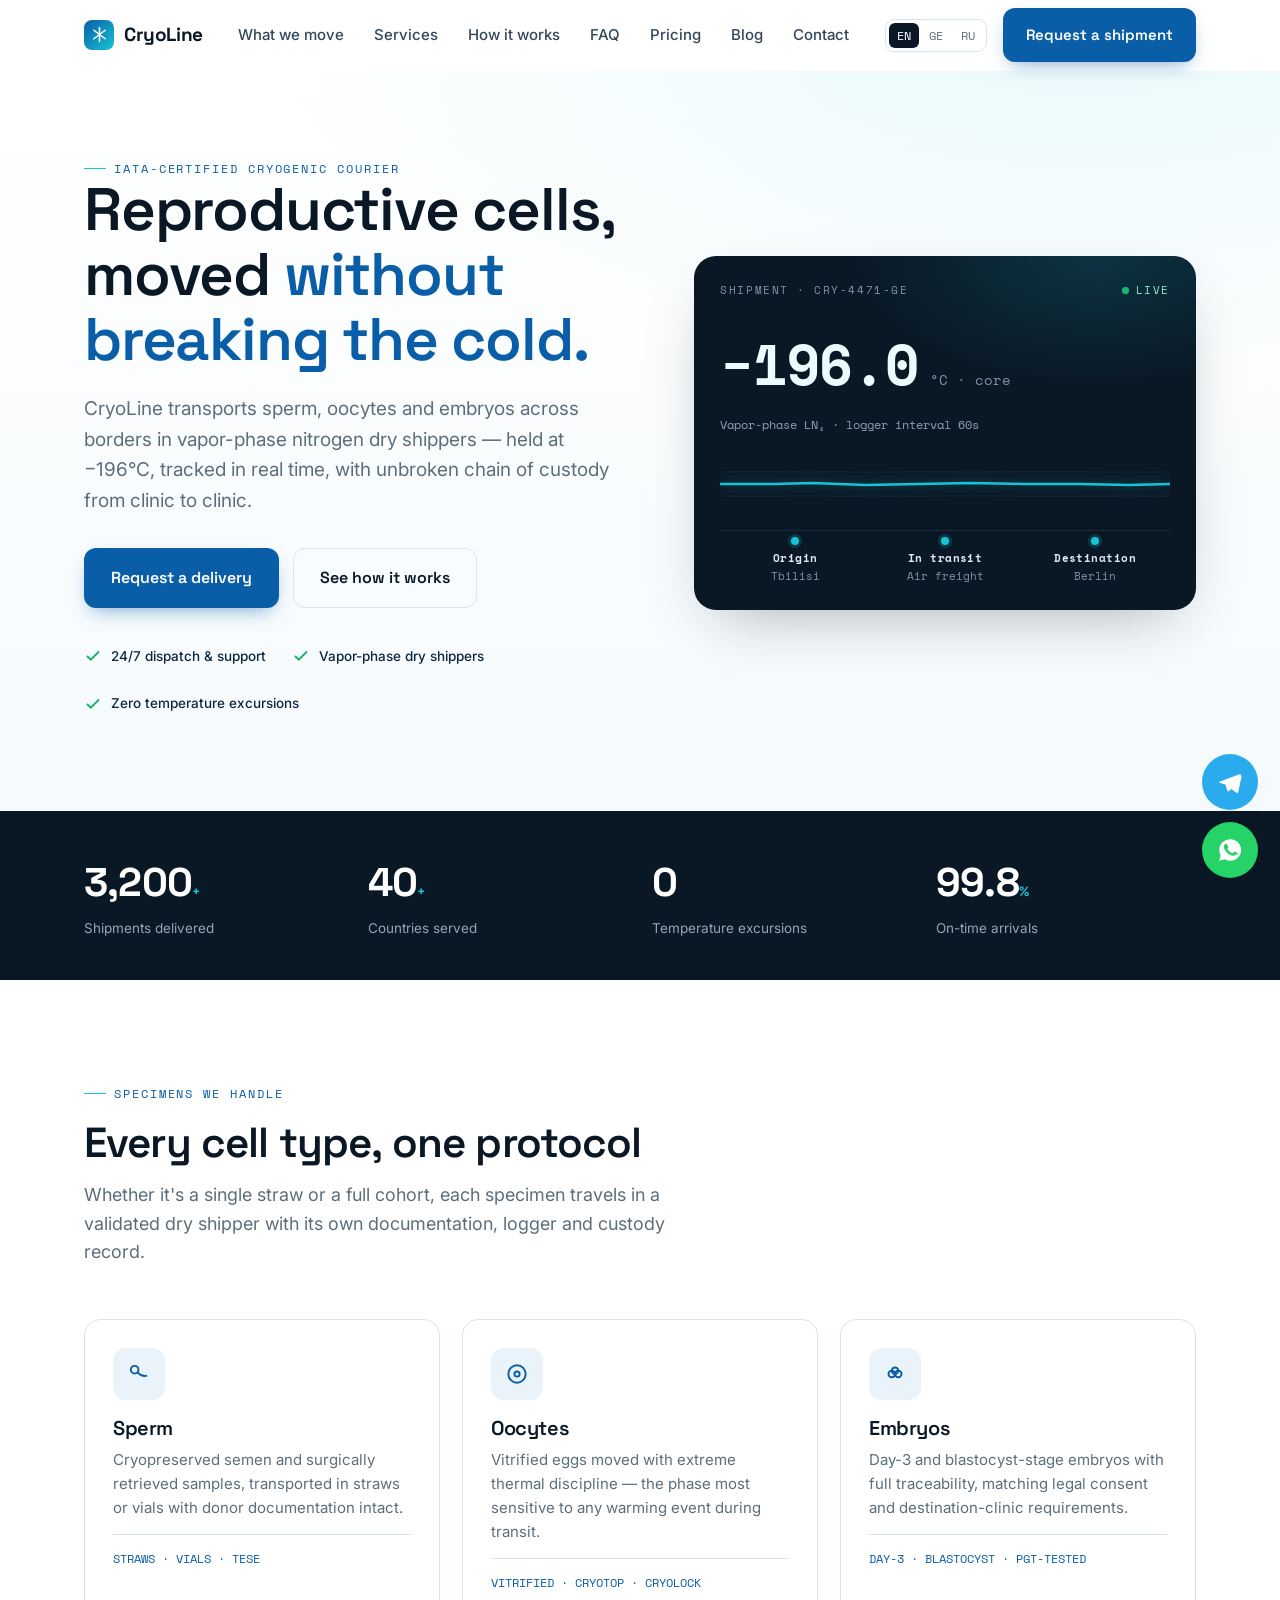
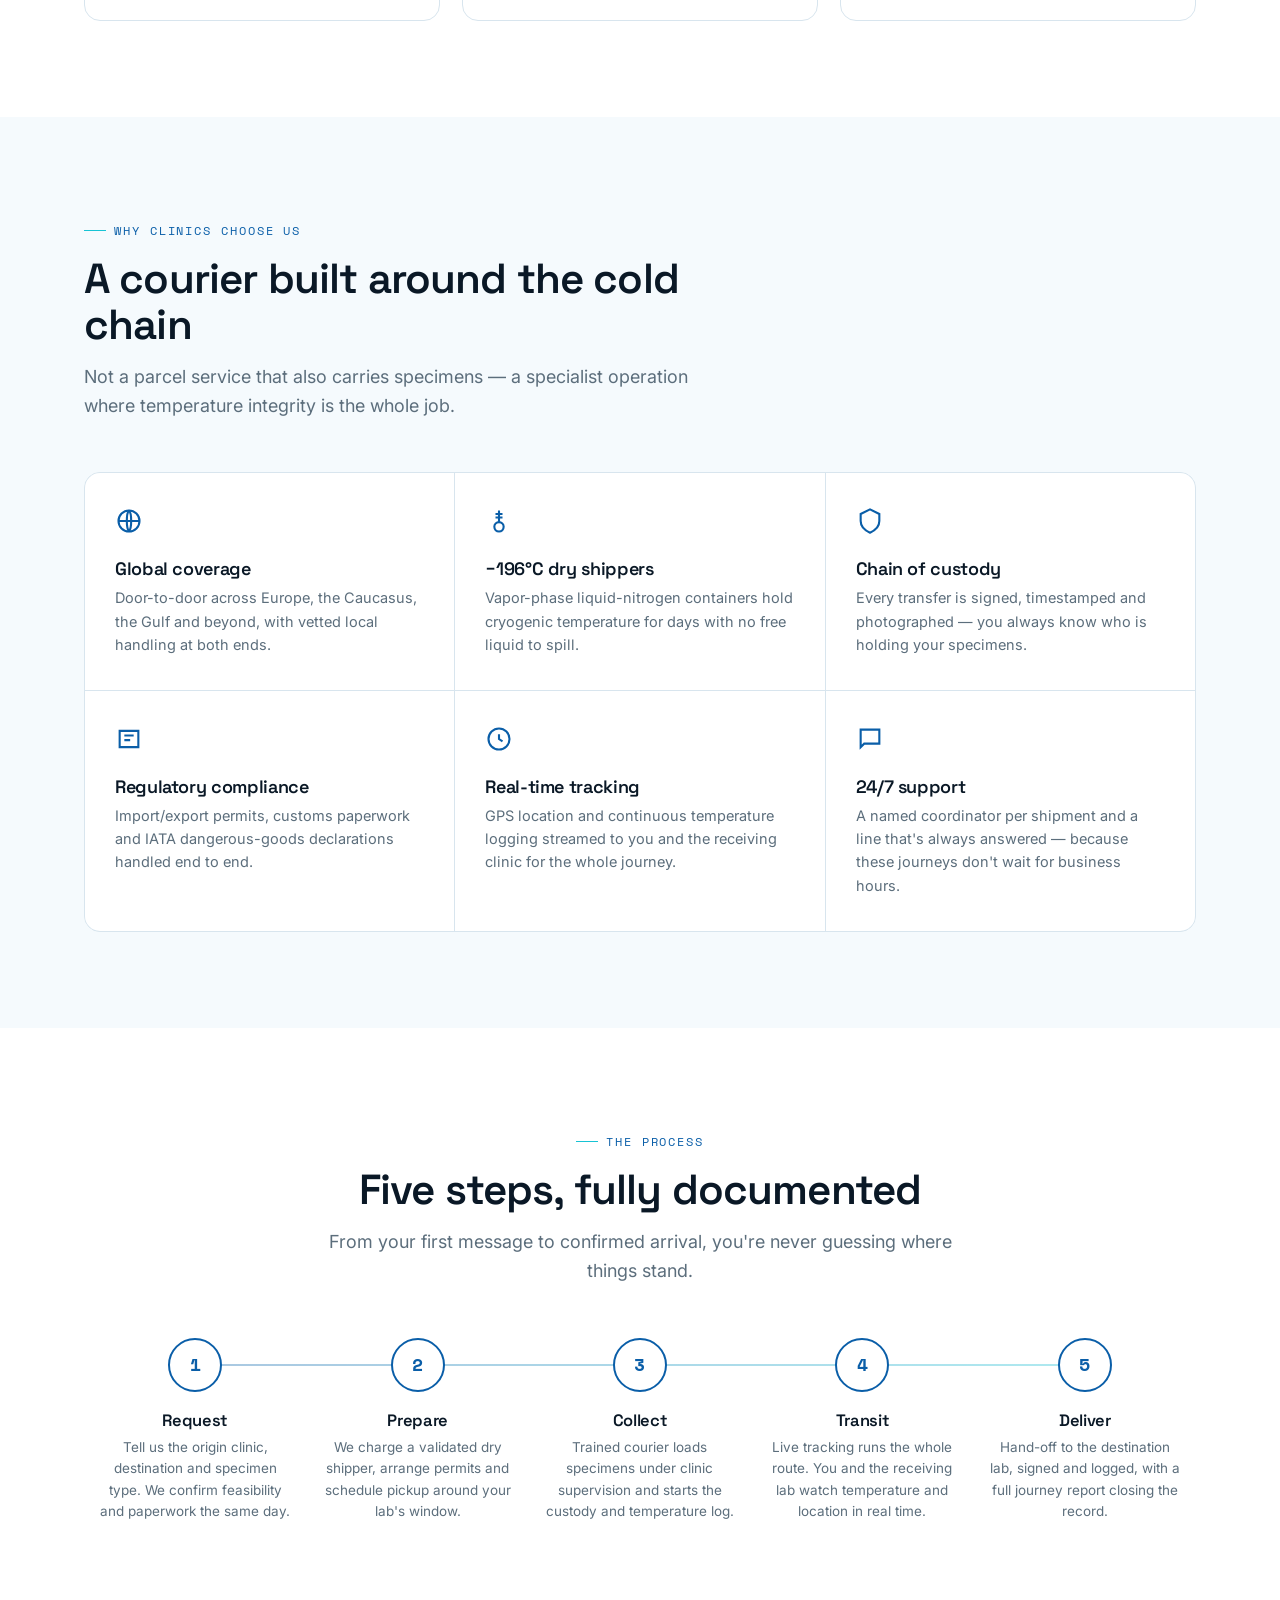
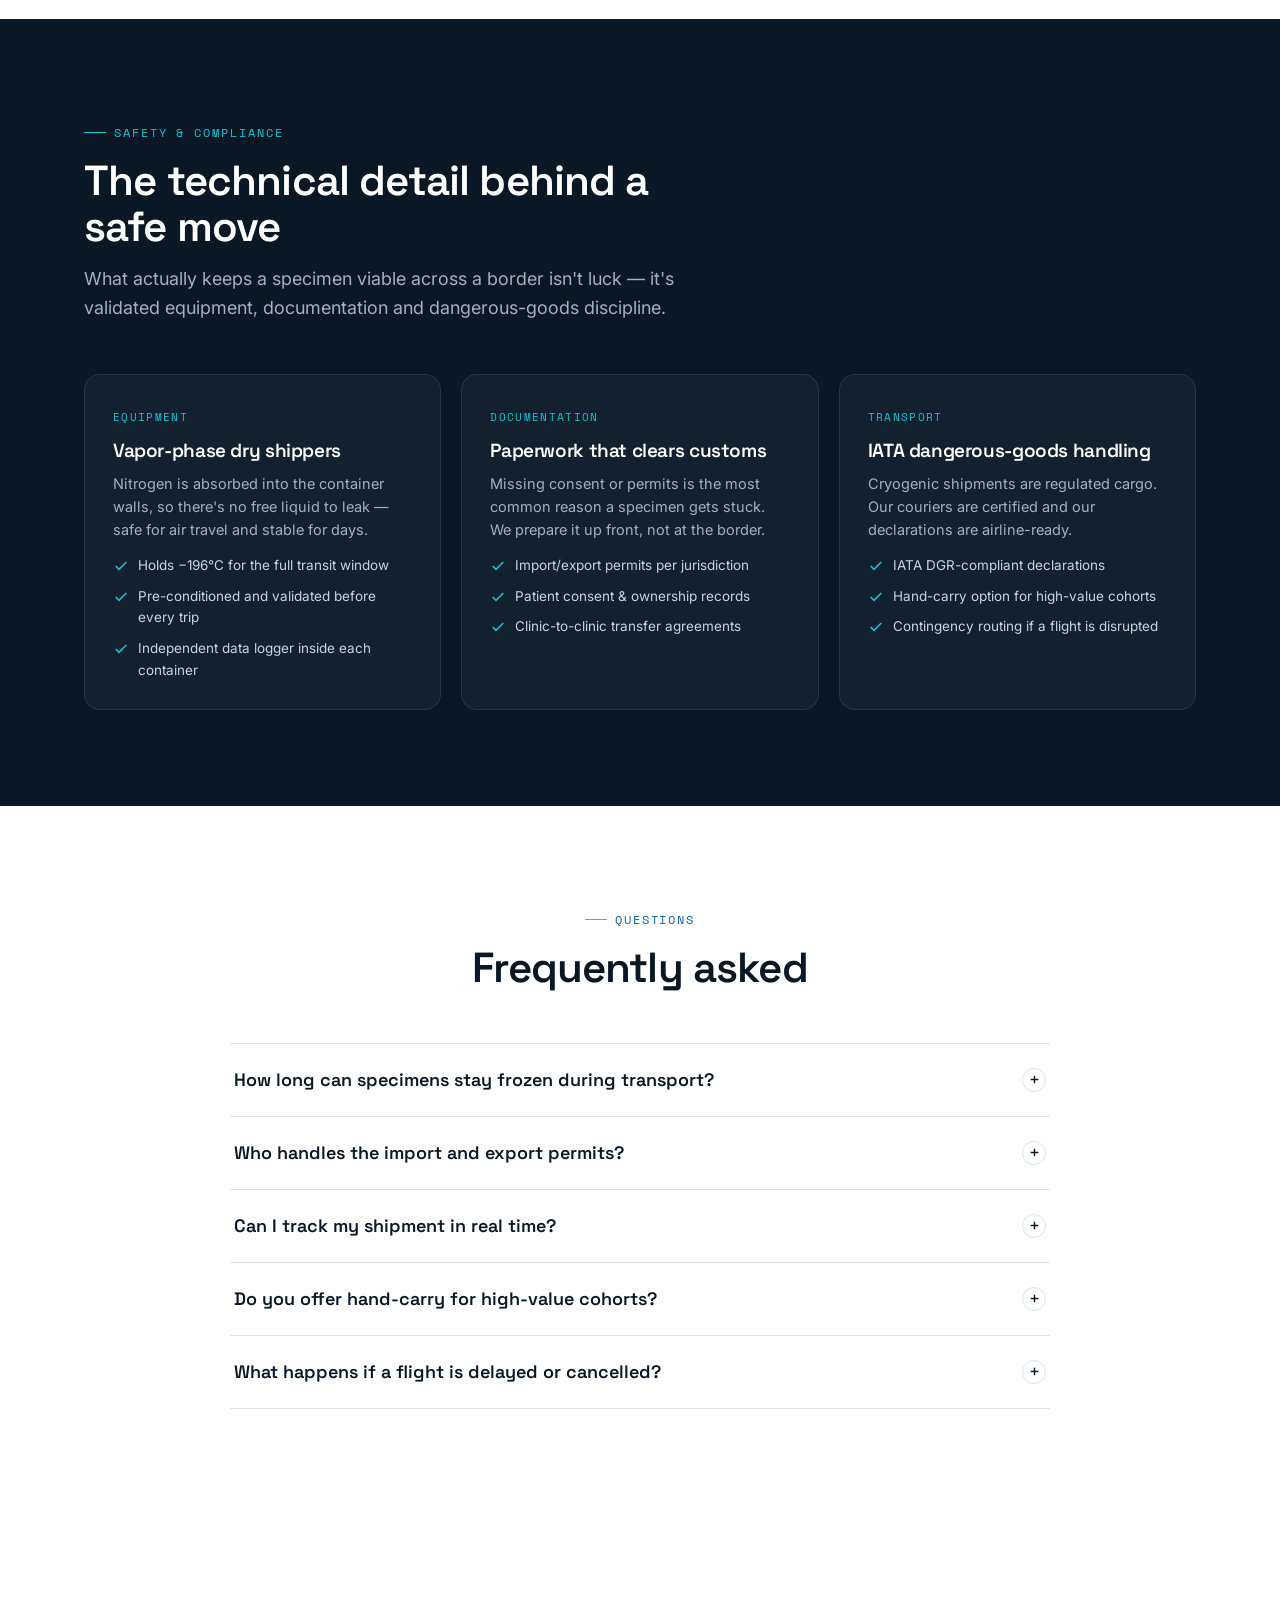
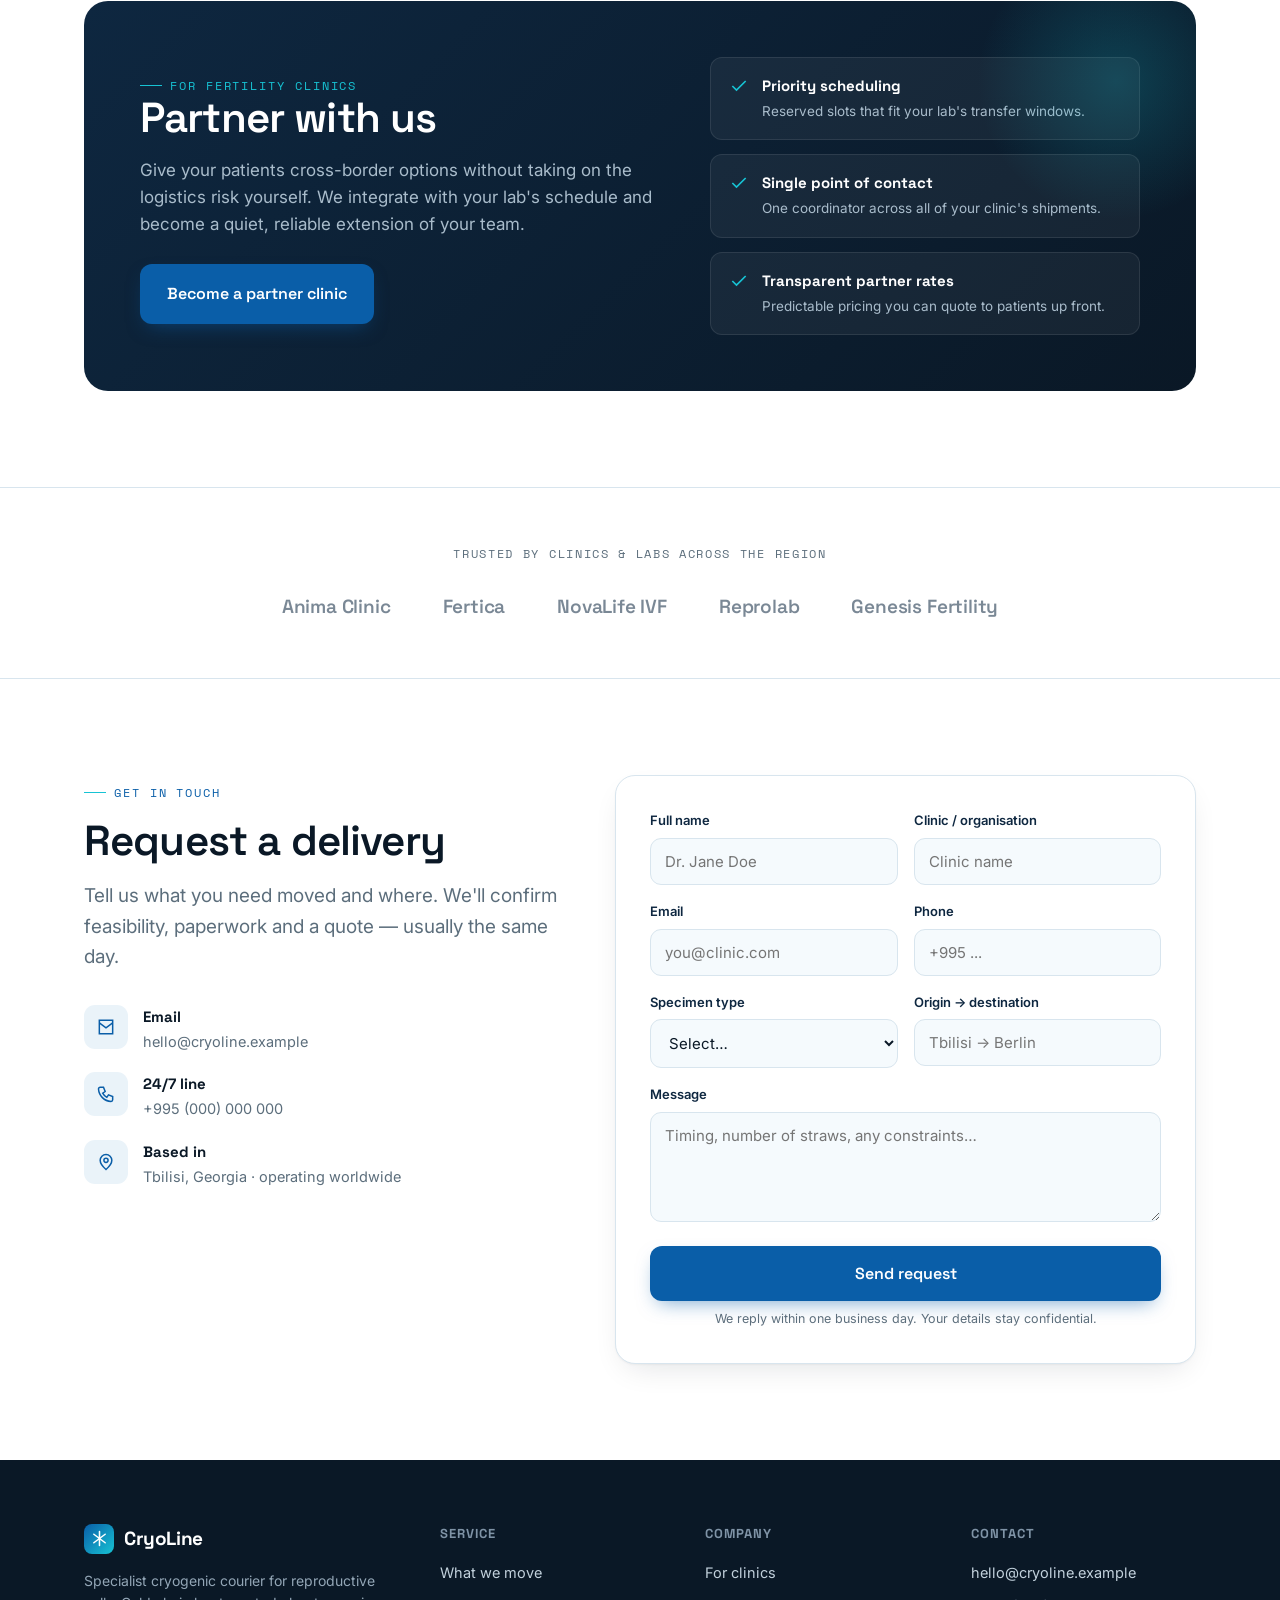
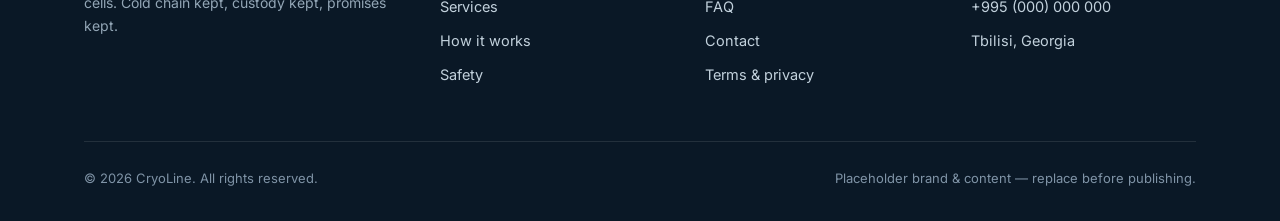
<file: index.html>
<!DOCTYPE html>
<html lang="en">
<head>
<meta charset="UTF-8">
<meta name="viewport" content="width=device-width, initial-scale=1.0">
<title>CryoLine — Safe global transport of reproductive cells</title>
<link rel="icon" type="image/svg+xml" href="favicon.svg">
<meta name="description" content="Temperature-controlled, IATA-compliant courier for sperm, oocytes and embryos. −196°C dry shippers, full chain of custody, 24/7 support.">
<link rel="preconnect" href="https://fonts.googleapis.com">
<link rel="preconnect" href="https://fonts.gstatic.com" crossorigin>
<link href="https://fonts.googleapis.com/css2?family=Space+Grotesk:wght@400;500;600;700&family=Inter:wght@400;500;600&family=Space+Mono:wght@400;700&display=swap" rel="stylesheet">
<link rel="stylesheet" href="style.css">
</head>
<body>

<!-- NAV -->
<header class="nav" id="nav">
  <div class="wrap nav-inner">
    <a href="#" class="logo">
      <span class="mark"><svg viewBox="0 0 24 24" fill="none" stroke="#fff" stroke-width="2.2" stroke-linecap="round"><path d="M12 2v20M4 6l16 12M20 6L4 18"/></svg></span>
      CryoLine
    </a>
    <nav class="nav-links" id="navlinks">
      <a href="#move">What we move</a>
      <a href="#services">Services</a>
      <a href="#how">How it works</a>
      <a href="#faq">FAQ</a>
      <a href="pricing.html">Pricing</a>
      <a href="blog.html">Blog</a>
      <a href="#contact">Contact</a>
    </nav>
    <div class="nav-right">
      <div class="lang">
        <button type="button" class="on">EN</button><button type="button">GE</button><button type="button">RU</button>
      </div>
      <a href="#contact" class="btn btn-primary">Request a shipment</a>
      <button type="button" class="burger" id="burger" aria-label="Menu"><span></span><span></span><span></span></button>
    </div>
  </div>
</header>

<!-- HERO -->
<section class="hero">
  <div class="wrap">
    <div class="hero-copy">
      <span class="eyebrow">IATA-certified cryogenic courier</span>
      <h1>Reproductive cells, moved <em>without breaking the cold.</em></h1>
      <p class="lead">CryoLine transports sperm, oocytes and embryos across borders in vapor-phase nitrogen dry shippers — held at −196°C, tracked in real time, with unbroken chain of custody from clinic to clinic.</p>
      <div class="hero-cta">
        <a href="#contact" class="btn btn-primary btn-lg">Request a delivery</a>
        <a href="#how" class="btn btn-ghost btn-lg">See how it works</a>
      </div>
      <div class="trust">
        <div class="t"><svg viewBox="0 0 24 24" fill="none" stroke="currentColor" stroke-width="2.4"><path d="M20 6 9 17l-5-5"/></svg> 24/7 dispatch &amp; support</div>
        <div class="t"><svg viewBox="0 0 24 24" fill="none" stroke="currentColor" stroke-width="2.4"><path d="M20 6 9 17l-5-5"/></svg> Vapor-phase dry shippers</div>
        <div class="t"><svg viewBox="0 0 24 24" fill="none" stroke="currentColor" stroke-width="2.4"><path d="M20 6 9 17l-5-5"/></svg> Zero temperature excursions</div>
      </div>
    </div>

    <!-- SIGNATURE: live temperature instrument -->
    <div class="instrument" aria-label="Live shipment temperature readout">
      <div class="inst-top">
        <span>Shipment&nbsp;·&nbsp;CRY-4471-GE</span>
        <span class="pill-live"><span class="dot"></span>LIVE</span>
      </div>
      <div class="readout">
        <span class="temp">−196.0</span><span class="unit">°C · core</span>
      </div>
      <div class="inst-sub">Vapor-phase LN₂ · logger interval 60s</div>
      <div class="chart">
        <svg viewBox="0 0 340 64" preserveAspectRatio="none" aria-hidden="true">
          <line x1="0" y1="20" x2="340" y2="20" stroke="rgba(255,255,255,.06)"/>
          <line x1="0" y1="44" x2="340" y2="44" stroke="rgba(255,255,255,.06)"/>
          <path class="spark spark-draw" d="M0,32 L40,32 L70,31 L110,33 L150,32 L190,31 L230,32 L270,32 L310,33 L340,32"/>
        </svg>
      </div>
      <div class="waypts">
        <div class="wp"><b>Origin</b>Tbilisi</div>
        <div class="wp"><b>In transit</b>Air freight</div>
        <div class="wp"><b>Destination</b>Berlin</div>
      </div>
    </div>
  </div>
</section>

<!-- STATS -->
<section class="stats">
  <div class="wrap">
    <div class="stat"><b>3,200<span class="u">+</span></b><span>Shipments delivered</span></div>
    <div class="stat"><b>40<span class="u">+</span></b><span>Countries served</span></div>
    <div class="stat"><b>0</b><span>Temperature excursions</span></div>
    <div class="stat"><b>99.8<span class="u">%</span></b><span>On-time arrivals</span></div>
  </div>
</section>

<!-- WHAT WE MOVE -->
<section class="section" id="move">
  <div class="wrap">
    <div class="shead reveal">
      <span class="eyebrow">Specimens we handle</span>
      <h2>Every cell type, one protocol</h2>
      <p>Whether it's a single straw or a full cohort, each specimen travels in a validated dry shipper with its own documentation, logger and custody record.</p>
    </div>
    <div class="move-grid">
      <div class="move-card reveal">
        <div class="ic"><svg viewBox="0 0 24 24" fill="none" stroke="currentColor" stroke-width="1.8"><circle cx="8" cy="8" r="3.5"/><path d="M10.5 10.5c3 3 6 4 9 3"/></svg></div>
        <h3>Sperm</h3>
        <p>Cryopreserved semen and surgically retrieved samples, transported in straws or vials with donor documentation intact.</p>
        <div class="spec">STRAWS · VIALS · TESE</div>
      </div>
      <div class="move-card reveal">
        <div class="ic"><svg viewBox="0 0 24 24" fill="none" stroke="currentColor" stroke-width="1.8"><circle cx="12" cy="12" r="8"/><circle cx="12" cy="12" r="2.4"/></svg></div>
        <h3>Oocytes</h3>
        <p>Vitrified eggs moved with extreme thermal discipline — the phase most sensitive to any warming event during transit.</p>
        <div class="spec">VITRIFIED · CRYOTOP · CRYOLOCK</div>
      </div>
      <div class="move-card reveal">
        <div class="ic"><svg viewBox="0 0 24 24" fill="none" stroke="currentColor" stroke-width="1.8"><circle cx="9" cy="12" r="3"/><circle cx="15" cy="12" r="3"/><circle cx="12" cy="9" r="3"/></svg></div>
        <h3>Embryos</h3>
        <p>Day-3 and blastocyst-stage embryos with full traceability, matching legal consent and destination-clinic requirements.</p>
        <div class="spec">DAY-3 · BLASTOCYST · PGT-TESTED</div>
      </div>
    </div>
  </div>
</section>

<!-- SERVICES -->
<section class="section services" id="services">
  <div class="wrap">
    <div class="shead reveal">
      <span class="eyebrow">Why clinics choose us</span>
      <h2>A courier built around the cold chain</h2>
      <p>Not a parcel service that also carries specimens — a specialist operation where temperature integrity is the whole job.</p>
    </div>
    <div class="svc-grid">
      <div class="svc reveal">
        <div class="ic"><svg viewBox="0 0 24 24" fill="none" stroke="currentColor" stroke-width="1.8"><circle cx="12" cy="12" r="9"/><path d="M3 12h18M12 3c2.5 2.5 2.5 15 0 18M12 3c-2.5 2.5-2.5 15 0 18"/></svg></div>
        <h3>Global coverage</h3>
        <p>Door-to-door across Europe, the Caucasus, the Gulf and beyond, with vetted local handling at both ends.</p>
      </div>
      <div class="svc reveal">
        <div class="ic"><svg viewBox="0 0 24 24" fill="none" stroke="currentColor" stroke-width="1.8"><path d="M12 3v10"/><circle cx="12" cy="17" r="4"/><path d="M9 6h6M9 9h6"/></svg></div>
        <h3>−196°C dry shippers</h3>
        <p>Vapor-phase liquid-nitrogen containers hold cryogenic temperature for days with no free liquid to spill.</p>
      </div>
      <div class="svc reveal">
        <div class="ic"><svg viewBox="0 0 24 24" fill="none" stroke="currentColor" stroke-width="1.8"><path d="M12 2 4 6v6c0 5 3.5 8 8 10 4.5-2 8-5 8-10V6z"/></svg></div>
        <h3>Chain of custody</h3>
        <p>Every transfer is signed, timestamped and photographed — you always know who is holding your specimens.</p>
      </div>
      <div class="svc reveal">
        <div class="ic"><svg viewBox="0 0 24 24" fill="none" stroke="currentColor" stroke-width="1.8"><path d="M4 5h16v14H4z"/><path d="M8 9h8M8 13h5"/></svg></div>
        <h3>Regulatory compliance</h3>
        <p>Import/export permits, customs paperwork and IATA dangerous-goods declarations handled end to end.</p>
      </div>
      <div class="svc reveal">
        <div class="ic"><svg viewBox="0 0 24 24" fill="none" stroke="currentColor" stroke-width="1.8"><path d="M12 8v4l3 2"/><circle cx="12" cy="12" r="9"/></svg></div>
        <h3>Real-time tracking</h3>
        <p>GPS location and continuous temperature logging streamed to you and the receiving clinic for the whole journey.</p>
      </div>
      <div class="svc reveal">
        <div class="ic"><svg viewBox="0 0 24 24" fill="none" stroke="currentColor" stroke-width="1.8"><path d="M4 4h16v12H7l-3 3z"/><path d="M8 10h.01M12 10h.01M16 10h.01"/></svg></div>
        <h3>24/7 support</h3>
        <p>A named coordinator per shipment and a line that's always answered — because these journeys don't wait for business hours.</p>
      </div>
    </div>
  </div>
</section>

<!-- HOW IT WORKS -->
<section class="section" id="how">
  <div class="wrap">
    <div class="shead center reveal">
      <span class="eyebrow">The process</span>
      <h2>Five steps, fully documented</h2>
      <p>From your first message to confirmed arrival, you're never guessing where things stand.</p>
    </div>
    <div class="steps">
      <div class="step reveal"><div class="num">1</div><h3>Request</h3><p>Tell us the origin clinic, destination and specimen type. We confirm feasibility and paperwork the same day.</p></div>
      <div class="step reveal"><div class="num">2</div><h3>Prepare</h3><p>We charge a validated dry shipper, arrange permits and schedule pickup around your lab's window.</p></div>
      <div class="step reveal"><div class="num">3</div><h3>Collect</h3><p>Trained courier loads specimens under clinic supervision and starts the custody and temperature log.</p></div>
      <div class="step reveal"><div class="num">4</div><h3>Transit</h3><p>Live tracking runs the whole route. You and the receiving lab watch temperature and location in real time.</p></div>
      <div class="step reveal"><div class="num">5</div><h3>Deliver</h3><p>Hand-off to the destination lab, signed and logged, with a full journey report closing the record.</p></div>
    </div>
  </div>
</section>

<!-- SAFETY (dark) -->
<section class="section safety" id="safety">
  <div class="wrap">
    <div class="shead reveal">
      <span class="eyebrow">Safety &amp; compliance</span>
      <h2>The technical detail behind a safe move</h2>
      <p>What actually keeps a specimen viable across a border isn't luck — it's validated equipment, documentation and dangerous-goods discipline.</p>
    </div>
    <div class="safe-grid">
      <div class="safe-card reveal">
        <span class="tag">Equipment</span>
        <h3>Vapor-phase dry shippers</h3>
        <p>Nitrogen is absorbed into the container walls, so there's no free liquid to leak — safe for air travel and stable for days.</p>
        <ul>
          <li><svg viewBox="0 0 24 24" fill="none" stroke="currentColor" stroke-width="2.4"><path d="M20 6 9 17l-5-5"/></svg>Holds −196°C for the full transit window</li>
          <li><svg viewBox="0 0 24 24" fill="none" stroke="currentColor" stroke-width="2.4"><path d="M20 6 9 17l-5-5"/></svg>Pre-conditioned and validated before every trip</li>
          <li><svg viewBox="0 0 24 24" fill="none" stroke="currentColor" stroke-width="2.4"><path d="M20 6 9 17l-5-5"/></svg>Independent data logger inside each container</li>
        </ul>
      </div>
      <div class="safe-card reveal">
        <span class="tag">Documentation</span>
        <h3>Paperwork that clears customs</h3>
        <p>Missing consent or permits is the most common reason a specimen gets stuck. We prepare it up front, not at the border.</p>
        <ul>
          <li><svg viewBox="0 0 24 24" fill="none" stroke="currentColor" stroke-width="2.4"><path d="M20 6 9 17l-5-5"/></svg>Import/export permits per jurisdiction</li>
          <li><svg viewBox="0 0 24 24" fill="none" stroke="currentColor" stroke-width="2.4"><path d="M20 6 9 17l-5-5"/></svg>Patient consent &amp; ownership records</li>
          <li><svg viewBox="0 0 24 24" fill="none" stroke="currentColor" stroke-width="2.4"><path d="M20 6 9 17l-5-5"/></svg>Clinic-to-clinic transfer agreements</li>
        </ul>
      </div>
      <div class="safe-card reveal">
        <span class="tag">Transport</span>
        <h3>IATA dangerous-goods handling</h3>
        <p>Cryogenic shipments are regulated cargo. Our couriers are certified and our declarations are airline-ready.</p>
        <ul>
          <li><svg viewBox="0 0 24 24" fill="none" stroke="currentColor" stroke-width="2.4"><path d="M20 6 9 17l-5-5"/></svg>IATA DGR-compliant declarations</li>
          <li><svg viewBox="0 0 24 24" fill="none" stroke="currentColor" stroke-width="2.4"><path d="M20 6 9 17l-5-5"/></svg>Hand-carry option for high-value cohorts</li>
          <li><svg viewBox="0 0 24 24" fill="none" stroke="currentColor" stroke-width="2.4"><path d="M20 6 9 17l-5-5"/></svg>Contingency routing if a flight is disrupted</li>
        </ul>
      </div>
    </div>
  </div>
</section>

<!-- FAQ -->
<section class="section" id="faq">
  <div class="wrap">
    <div class="shead center reveal">
      <span class="eyebrow">Questions</span>
      <h2>Frequently asked</h2>
    </div>
    <div class="faq-list">
      <div class="faq-item">
        <button type="button" class="faq-q" aria-expanded="false">How long can specimens stay frozen during transport?<span class="chev"><svg viewBox="0 0 24 24" fill="none" stroke="currentColor" stroke-width="2.6"><path d="M12 5v14M5 12h14"/></svg></span></button>
        <div class="faq-a"><p>Our validated dry shippers hold −196°C for several days of static hold time — far longer than any normal door-to-door route needs. Each container is charged and tested before dispatch, and a logger confirms the temperature never rose.</p></div>
      </div>
      <div class="faq-item">
        <button type="button" class="faq-q" aria-expanded="false">Who handles the import and export permits?<span class="chev"><svg viewBox="0 0 24 24" fill="none" stroke="currentColor" stroke-width="2.6"><path d="M12 5v14M5 12h14"/></svg></span></button>
        <div class="faq-a"><p>We do. Once you share the origin and destination clinics, we identify what each jurisdiction requires and prepare the permits, customs paperwork and IATA declarations. You supply patient consent and ownership documents; we assemble the rest.</p></div>
      </div>
      <div class="faq-item">
        <button type="button" class="faq-q" aria-expanded="false">Can I track my shipment in real time?<span class="chev"><svg viewBox="0 0 24 24" fill="none" stroke="currentColor" stroke-width="2.6"><path d="M12 5v14M5 12h14"/></svg></span></button>
        <div class="faq-a"><p>Yes. Every shipment streams GPS location and continuous temperature data to you and the receiving clinic. You'll also get a named coordinator and a full journey report on delivery.</p></div>
      </div>
      <div class="faq-item">
        <button type="button" class="faq-q" aria-expanded="false">Do you offer hand-carry for high-value cohorts?<span class="chev"><svg viewBox="0 0 24 24" fill="none" stroke="currentColor" stroke-width="2.6"><path d="M12 5v14M5 12h14"/></svg></span></button>
        <div class="faq-a"><p>For irreplaceable specimens, a certified courier can accompany the shipper cabin-side for the entire journey, keeping it under direct supervision from pickup to hand-off.</p></div>
      </div>
      <div class="faq-item">
        <button type="button" class="faq-q" aria-expanded="false">What happens if a flight is delayed or cancelled?<span class="chev"><svg viewBox="0 0 24 24" fill="none" stroke="currentColor" stroke-width="2.6"><path d="M12 5v14M5 12h14"/></svg></span></button>
        <div class="faq-a"><p>The dry shipper's hold time gives a wide safety margin, and our coordinators actively re-route around disruptions. If needed, we recharge or swap the container before the hold window is at risk — you're informed at every step.</p></div>
      </div>
    </div>
  </div>
</section>

<!-- PARTNER -->
<section class="section" id="partner">
  <div class="wrap">
    <div class="partner reveal">
      <div>
        <span class="eyebrow">For fertility clinics</span>
        <h2>Partner with us</h2>
        <p>Give your patients cross-border options without taking on the logistics risk yourself. We integrate with your lab's schedule and become a quiet, reliable extension of your team.</p>
        <a href="#contact" class="btn btn-primary btn-lg">Become a partner clinic</a>
      </div>
      <div class="partner-list">
        <div class="pl"><svg viewBox="0 0 24 24" fill="none" stroke="currentColor" stroke-width="2"><path d="M20 6 9 17l-5-5"/></svg><div><b>Priority scheduling</b><span>Reserved slots that fit your lab's transfer windows.</span></div></div>
        <div class="pl"><svg viewBox="0 0 24 24" fill="none" stroke="currentColor" stroke-width="2"><path d="M20 6 9 17l-5-5"/></svg><div><b>Single point of contact</b><span>One coordinator across all of your clinic's shipments.</span></div></div>
        <div class="pl"><svg viewBox="0 0 24 24" fill="none" stroke="currentColor" stroke-width="2"><path d="M20 6 9 17l-5-5"/></svg><div><b>Transparent partner rates</b><span>Predictable pricing you can quote to patients up front.</span></div></div>
      </div>
    </div>
  </div>
</section>

<!-- LOGOS -->
<section class="logos">
  <div class="wrap">
    <p>Trusted by clinics &amp; labs across the region</p>
    <div class="logo-row">
      <span>Anima Clinic</span><span>Fertica</span><span>NovaLife IVF</span><span>Reprolab</span><span>Genesis Fertility</span>
    </div>
  </div>
</section>

<!-- CONTACT -->
<section class="section" id="contact">
  <div class="wrap contact-grid">
    <div class="contact-info reveal">
      <span class="eyebrow">Get in touch</span>
      <h2>Request a delivery</h2>
      <p class="lead">Tell us what you need moved and where. We'll confirm feasibility, paperwork and a quote — usually the same day.</p>
      <div class="cinfo">
        <div class="ci"><div class="ic"><svg viewBox="0 0 24 24" fill="none" stroke="currentColor" stroke-width="1.8"><path d="M4 4h16v16H4z"/><path d="m4 7 8 6 8-6"/></svg></div><div><b>Email</b><span>hello@cryoline.example</span></div></div>
        <div class="ci"><div class="ic"><svg viewBox="0 0 24 24" fill="none" stroke="currentColor" stroke-width="1.8"><path d="M5 4h4l2 5-3 2a12 12 0 0 0 5 5l2-3 5 2v4a2 2 0 0 1-2 2A16 16 0 0 1 3 6a2 2 0 0 1 2-2z"/></svg></div><div><b>24/7 line</b><span>+995 (000) 000 000</span></div></div>
        <div class="ci"><div class="ic"><svg viewBox="0 0 24 24" fill="none" stroke="currentColor" stroke-width="1.8"><path d="M12 21s-7-6-7-11a7 7 0 0 1 14 0c0 5-7 11-7 11z"/><circle cx="12" cy="10" r="2.5"/></svg></div><div><b>Based in</b><span>Tbilisi, Georgia · operating worldwide</span></div></div>
      </div>
    </div>

    <form class="card reveal" id="leadForm" novalidate>
      <div class="frow">
        <div class="field"><label for="name">Full name</label><input id="name" name="name" type="text" placeholder="Dr. Jane Doe" required></div>
        <div class="field"><label for="clinic">Clinic / organisation</label><input id="clinic" name="clinic" type="text" placeholder="Clinic name"></div>
      </div>
      <div class="frow">
        <div class="field"><label for="email">Email</label><input id="email" name="email" type="email" placeholder="you@clinic.com" required></div>
        <div class="field"><label for="phone">Phone</label><input id="phone" name="phone" type="tel" placeholder="+995 ..."></div>
      </div>
      <div class="frow">
        <div class="field"><label for="spec">Specimen type</label>
          <select id="spec" name="spec"><option value="">Select…</option><option>Sperm</option><option>Oocytes</option><option>Embryos</option><option>Multiple / other</option></select>
        </div>
        <div class="field"><label for="route">Origin → destination</label><input id="route" name="route" type="text" placeholder="Tbilisi → Berlin"></div>
      </div>
      <div class="field"><label for="msg">Message</label><textarea id="msg" name="msg" placeholder="Timing, number of straws, any constraints…"></textarea></div>
      <button type="submit" class="btn btn-primary btn-lg btn-block">Send request</button>
      <p class="form-note">We reply within one business day. Your details stay confidential.</p>
      <div class="form-ok" id="formOk">Thanks — your request is in. We'll be in touch within one business day.</div>
    </form>
  </div>
</section>

<!-- FOOTER -->
<footer>
  <div class="wrap">
    <div class="foot-top">
      <div class="foot-brand">
        <a href="#" class="logo"><span class="mark"><svg viewBox="0 0 24 24" fill="none" stroke="#fff" stroke-width="2.2" stroke-linecap="round"><path d="M12 2v20M4 6l16 12M20 6L4 18"/></svg></span>CryoLine</a>
        <p>Specialist cryogenic courier for reproductive cells. Cold chain kept, custody kept, promises kept.</p>
      </div>
      <div class="foot-col">
        <h4>Service</h4>
        <a href="#move">What we move</a><a href="#services">Services</a><a href="#how">How it works</a><a href="#safety">Safety</a>
      </div>
      <div class="foot-col">
        <h4>Company</h4>
        <a href="#partner">For clinics</a><a href="#faq">FAQ</a><a href="#contact">Contact</a><a href="#">Terms &amp; privacy</a>
      </div>
      <div class="foot-col">
        <h4>Contact</h4>
        <a href="mailto:hello@cryoline.example">hello@cryoline.example</a><a href="#">+995 (000) 000 000</a><a href="#">Tbilisi, Georgia</a>
      </div>
    </div>
    <div class="foot-bot">
      <span>© 2026 CryoLine. All rights reserved.</span>
      <span>Placeholder brand &amp; content — replace before publishing.</span>
    </div>
  </div>
</footer>

<!-- FLOAT CHAT -->
<div class="float-chat">
  <a href="https://t.me/Glmm1984" target="_blank" rel="noopener" class="fc-btn fc-tg" aria-label="Chat on Telegram"><svg viewBox="0 0 24 24" fill="currentColor"><path d="M21.9 4.3 2.9 11.6c-1.1.4-1.1 1 0 1.3l4.9 1.5 1.9 5.9c.2.6.5.7 1 .3l2.7-2.1 4.6 3.4c.8.4 1.4.2 1.6-.7l3-14c.3-1.1-.4-1.6-1.2-1.2z"/></svg></a>
  <a href="https://wa.me/995599372600" target="_blank" rel="noopener" class="fc-btn fc-wa" aria-label="Chat on WhatsApp"><svg viewBox="0 0 24 24" fill="currentColor"><path d="M12 2a10 10 0 0 0-8.6 15L2 22l5.2-1.4A10 10 0 1 0 12 2zm5.5 14c-.2.6-1.3 1.2-1.8 1.2-.5.1-1 .2-3.4-.7-2.9-1.2-4.7-4.1-4.8-4.3-.2-.2-1.2-1.6-1.2-3s.7-2.1 1-2.4c.3-.3.6-.3.8-.3h.6c.2 0 .5-.1.7.5l1 2.3c.1.2.1.4 0 .6l-.5.6c-.2.2-.3.4-.1.7.2.3.9 1.5 2 2.4 1.4 1.2 2.5 1.3 2.8 1.3.2 0 .4-.1.6-.3l.7-.9c.2-.2.4-.2.6-.1l2.2 1c.2.1.4.2.4.3.1.2.1.9-.1 1.5z"/></svg></a>
</div>

<script src="script.js"></script>
</body>
</html>
</file>
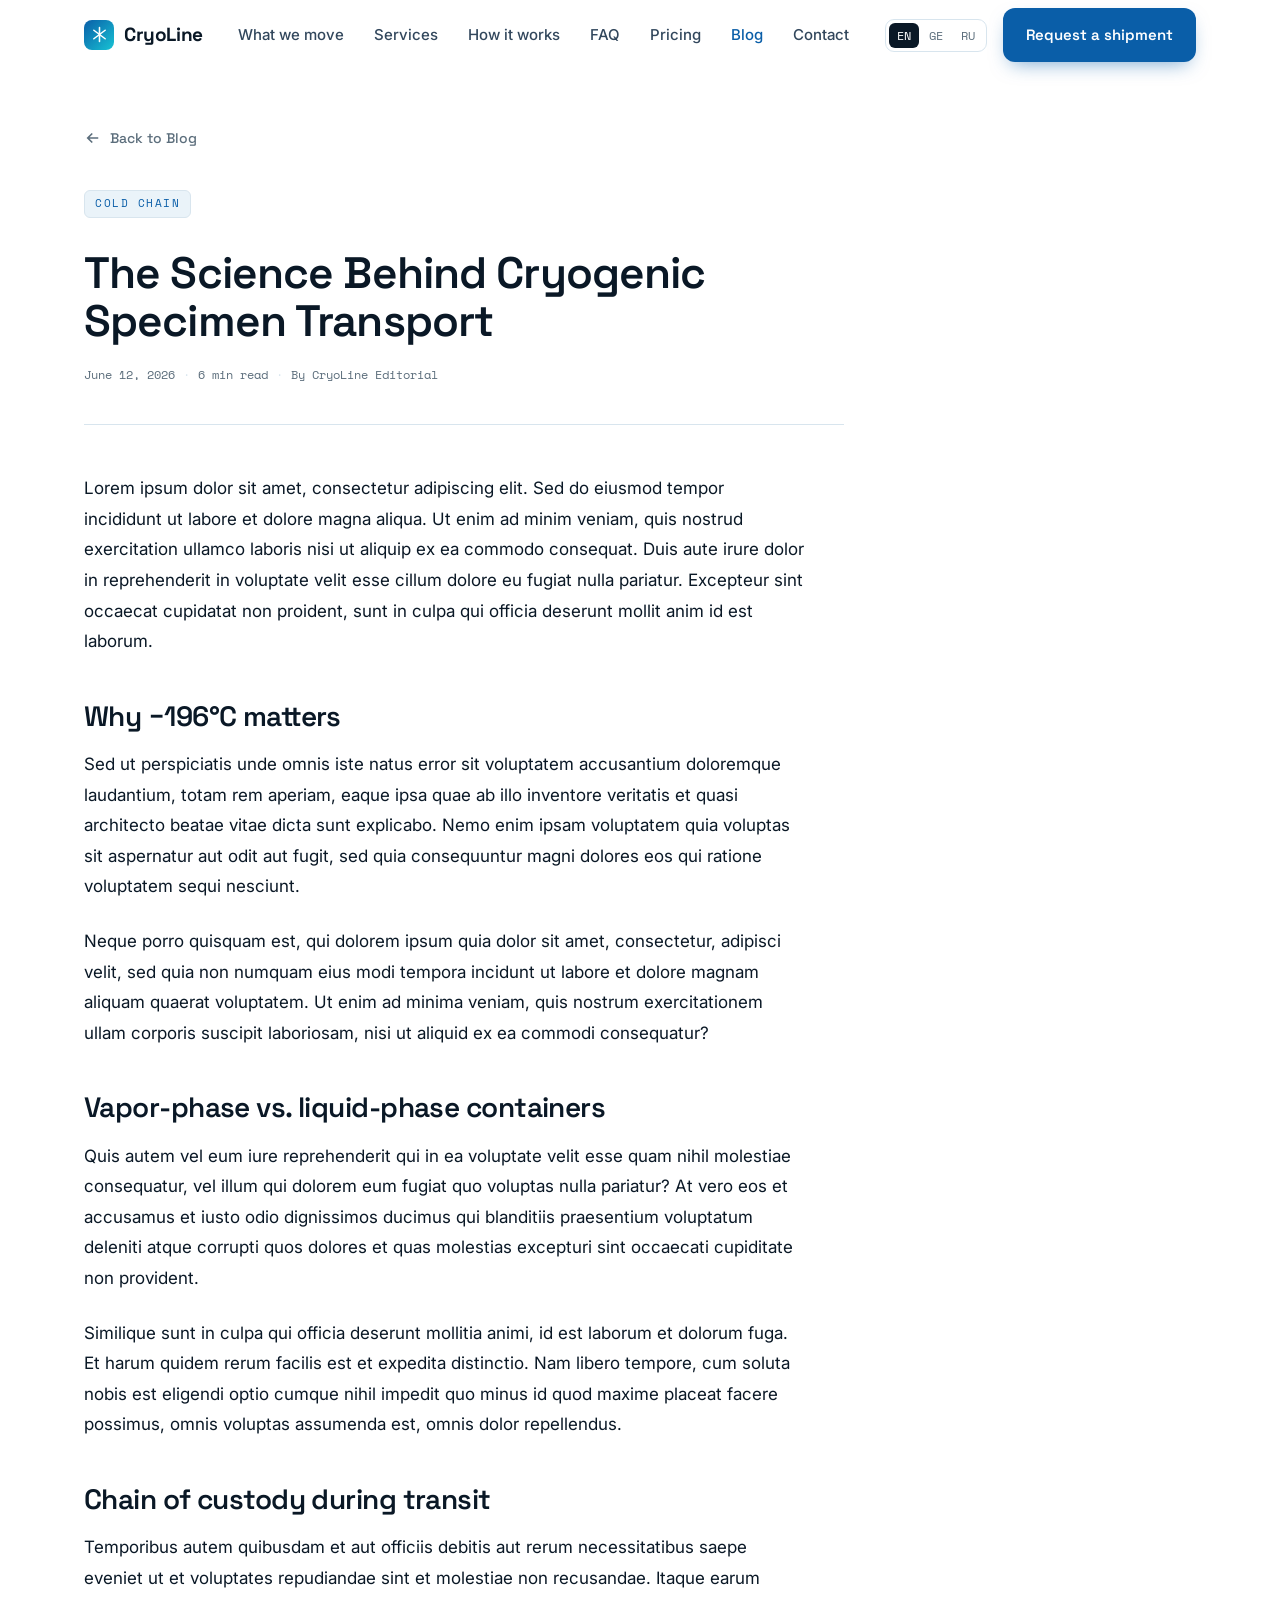
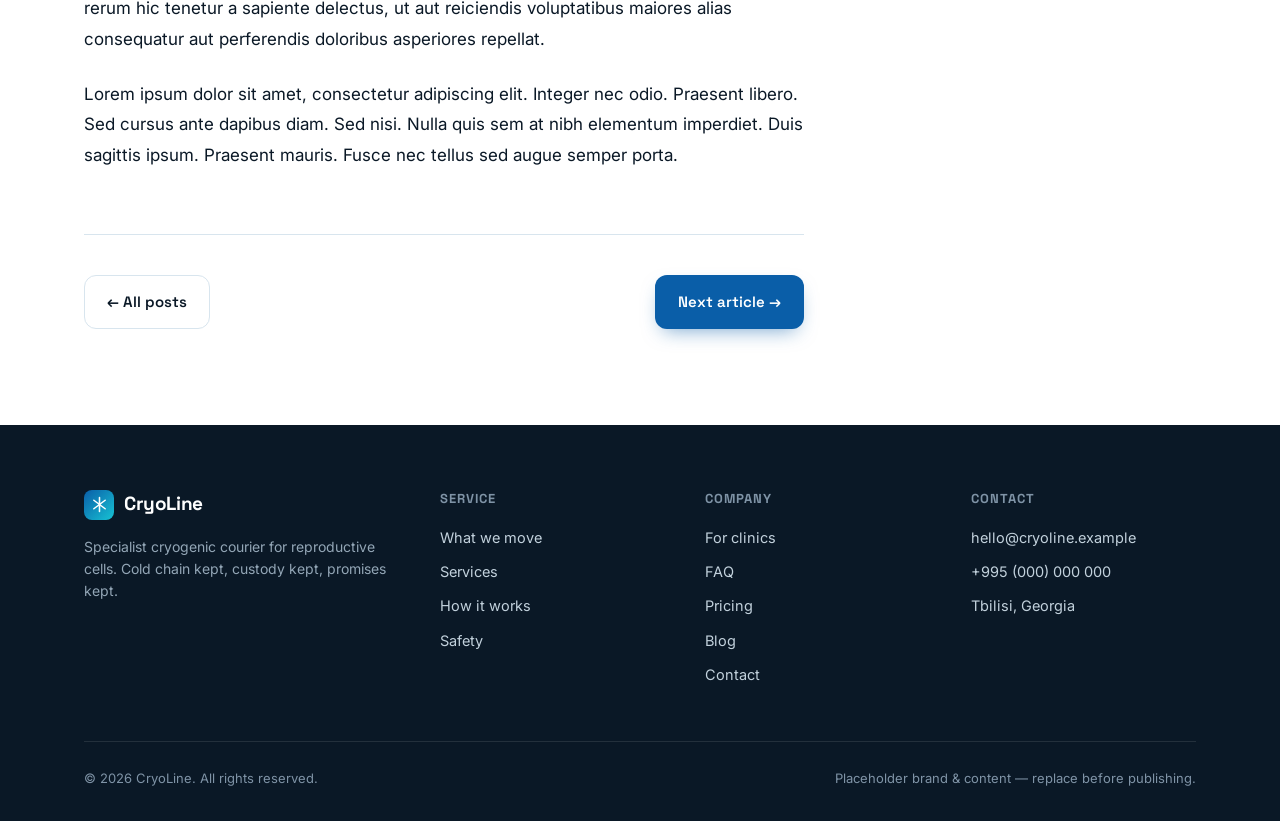
<file: blog-post-1.html>
<!DOCTYPE html>
<html lang="en">
<head>
<meta charset="UTF-8">
<meta name="viewport" content="width=device-width, initial-scale=1.0">
<title>The Science Behind Cryogenic Specimen Transport — CryoLine</title>
<link rel="icon" type="image/svg+xml" href="favicon.svg">
<meta name="description" content="An in-depth look at how vapor-phase nitrogen dry shippers maintain −196°C across international borders.">
<link rel="preconnect" href="https://fonts.googleapis.com">
<link rel="preconnect" href="https://fonts.gstatic.com" crossorigin>
<link href="https://fonts.googleapis.com/css2?family=Space+Grotesk:wght@400;500;600;700&family=Inter:wght@400;500;600&family=Space+Mono:wght@400;700&display=swap" rel="stylesheet">
<link rel="stylesheet" href="style.css">
<link rel="stylesheet" href="blog.css">
</head>
<body>

<!-- NAV -->
<header class="nav" id="nav">
  <div class="wrap nav-inner">
    <a href="index.html" class="logo">
      <span class="mark"><svg viewBox="0 0 24 24" fill="none" stroke="#fff" stroke-width="2.2" stroke-linecap="round"><path d="M12 2v20M4 6l16 12M20 6L4 18"/></svg></span>
      CryoLine
    </a>
    <nav class="nav-links" id="navlinks">
      <a href="index.html#move">What we move</a>
      <a href="index.html#services">Services</a>
      <a href="index.html#how">How it works</a>
      <a href="index.html#faq">FAQ</a>
      <a href="pricing.html">Pricing</a>
      <a href="blog.html" class="nav-active">Blog</a>
      <a href="index.html#contact">Contact</a>
    </nav>
    <div class="nav-right">
      <div class="lang">
        <button type="button" class="on">EN</button><button type="button">GE</button><button type="button">RU</button>
      </div>
      <a href="index.html#contact" class="btn btn-primary">Request a shipment</a>
      <button type="button" class="burger" id="burger" aria-label="Menu"><span></span><span></span><span></span></button>
    </div>
  </div>
</header>

<!-- POST -->
<main class="post-wrap">
  <div class="wrap">

    <a href="blog.html" class="post-back">
      <svg viewBox="0 0 24 24" fill="none" stroke="currentColor" stroke-width="2.2"><path d="M19 12H5M11 6l-6 6 6 6"/></svg>
      Back to Blog
    </a>

    <header class="post-header">
      <span class="blog-tag">Cold Chain</span>
      <h1>The Science Behind Cryogenic Specimen Transport</h1>
      <div class="blog-meta">
        <span>June 12, 2026</span>
        <span class="meta-sep">·</span>
        <span>6 min read</span>
        <span class="meta-sep">·</span>
        <span>By CryoLine Editorial</span>
      </div>
    </header>

    <div class="post-body">

      <p>Lorem ipsum dolor sit amet, consectetur adipiscing elit. Sed do eiusmod tempor incididunt ut labore et dolore magna aliqua. Ut enim ad minim veniam, quis nostrud exercitation ullamco laboris nisi ut aliquip ex ea commodo consequat. Duis aute irure dolor in reprehenderit in voluptate velit esse cillum dolore eu fugiat nulla pariatur. Excepteur sint occaecat cupidatat non proident, sunt in culpa qui officia deserunt mollit anim id est laborum.</p>

      <h2>Why −196°C matters</h2>

      <p>Sed ut perspiciatis unde omnis iste natus error sit voluptatem accusantium doloremque laudantium, totam rem aperiam, eaque ipsa quae ab illo inventore veritatis et quasi architecto beatae vitae dicta sunt explicabo. Nemo enim ipsam voluptatem quia voluptas sit aspernatur aut odit aut fugit, sed quia consequuntur magni dolores eos qui ratione voluptatem sequi nesciunt.</p>

      <p>Neque porro quisquam est, qui dolorem ipsum quia dolor sit amet, consectetur, adipisci velit, sed quia non numquam eius modi tempora incidunt ut labore et dolore magnam aliquam quaerat voluptatem. Ut enim ad minima veniam, quis nostrum exercitationem ullam corporis suscipit laboriosam, nisi ut aliquid ex ea commodi consequatur?</p>

      <h2>Vapor-phase vs. liquid-phase containers</h2>

      <p>Quis autem vel eum iure reprehenderit qui in ea voluptate velit esse quam nihil molestiae consequatur, vel illum qui dolorem eum fugiat quo voluptas nulla pariatur? At vero eos et accusamus et iusto odio dignissimos ducimus qui blanditiis praesentium voluptatum deleniti atque corrupti quos dolores et quas molestias excepturi sint occaecati cupiditate non provident.</p>

      <p>Similique sunt in culpa qui officia deserunt mollitia animi, id est laborum et dolorum fuga. Et harum quidem rerum facilis est et expedita distinctio. Nam libero tempore, cum soluta nobis est eligendi optio cumque nihil impedit quo minus id quod maxime placeat facere possimus, omnis voluptas assumenda est, omnis dolor repellendus.</p>

      <h2>Chain of custody during transit</h2>

      <p>Temporibus autem quibusdam et aut officiis debitis aut rerum necessitatibus saepe eveniet ut et voluptates repudiandae sint et molestiae non recusandae. Itaque earum rerum hic tenetur a sapiente delectus, ut aut reiciendis voluptatibus maiores alias consequatur aut perferendis doloribus asperiores repellat.</p>

      <p>Lorem ipsum dolor sit amet, consectetur adipiscing elit. Integer nec odio. Praesent libero. Sed cursus ante dapibus diam. Sed nisi. Nulla quis sem at nibh elementum imperdiet. Duis sagittis ipsum. Praesent mauris. Fusce nec tellus sed augue semper porta.</p>

    </div>

    <div class="post-footer-nav">
      <a href="blog.html" class="btn btn-ghost">← All posts</a>
      <a href="blog-post-2.html" class="btn btn-primary">Next article →</a>
    </div>

  </div>
</main>

<!-- FOOTER -->
<footer>
  <div class="wrap">
    <div class="foot-top">
      <div class="foot-brand">
        <a href="index.html" class="logo"><span class="mark"><svg viewBox="0 0 24 24" fill="none" stroke="#fff" stroke-width="2.2" stroke-linecap="round"><path d="M12 2v20M4 6l16 12M20 6L4 18"/></svg></span>CryoLine</a>
        <p>Specialist cryogenic courier for reproductive cells. Cold chain kept, custody kept, promises kept.</p>
      </div>
      <div class="foot-col">
        <h4>Service</h4>
        <a href="index.html#move">What we move</a><a href="index.html#services">Services</a><a href="index.html#how">How it works</a><a href="index.html#safety">Safety</a>
      </div>
      <div class="foot-col">
        <h4>Company</h4>
        <a href="index.html#partner">For clinics</a><a href="index.html#faq">FAQ</a>
      <a href="pricing.html">Pricing</a><a href="blog.html">Blog</a><a href="index.html#contact">Contact</a>
      </div>
      <div class="foot-col">
        <h4>Contact</h4>
        <a href="mailto:hello@cryoline.example">hello@cryoline.example</a><a href="#">+995 (000) 000 000</a><a href="#">Tbilisi, Georgia</a>
      </div>
    </div>
    <div class="foot-bot">
      <span>© 2026 CryoLine. All rights reserved.</span>
      <span>Placeholder brand &amp; content — replace before publishing.</span>
    </div>
  </div>
</footer>

<script src="script.js"></script>
</body>
</html>
</file>
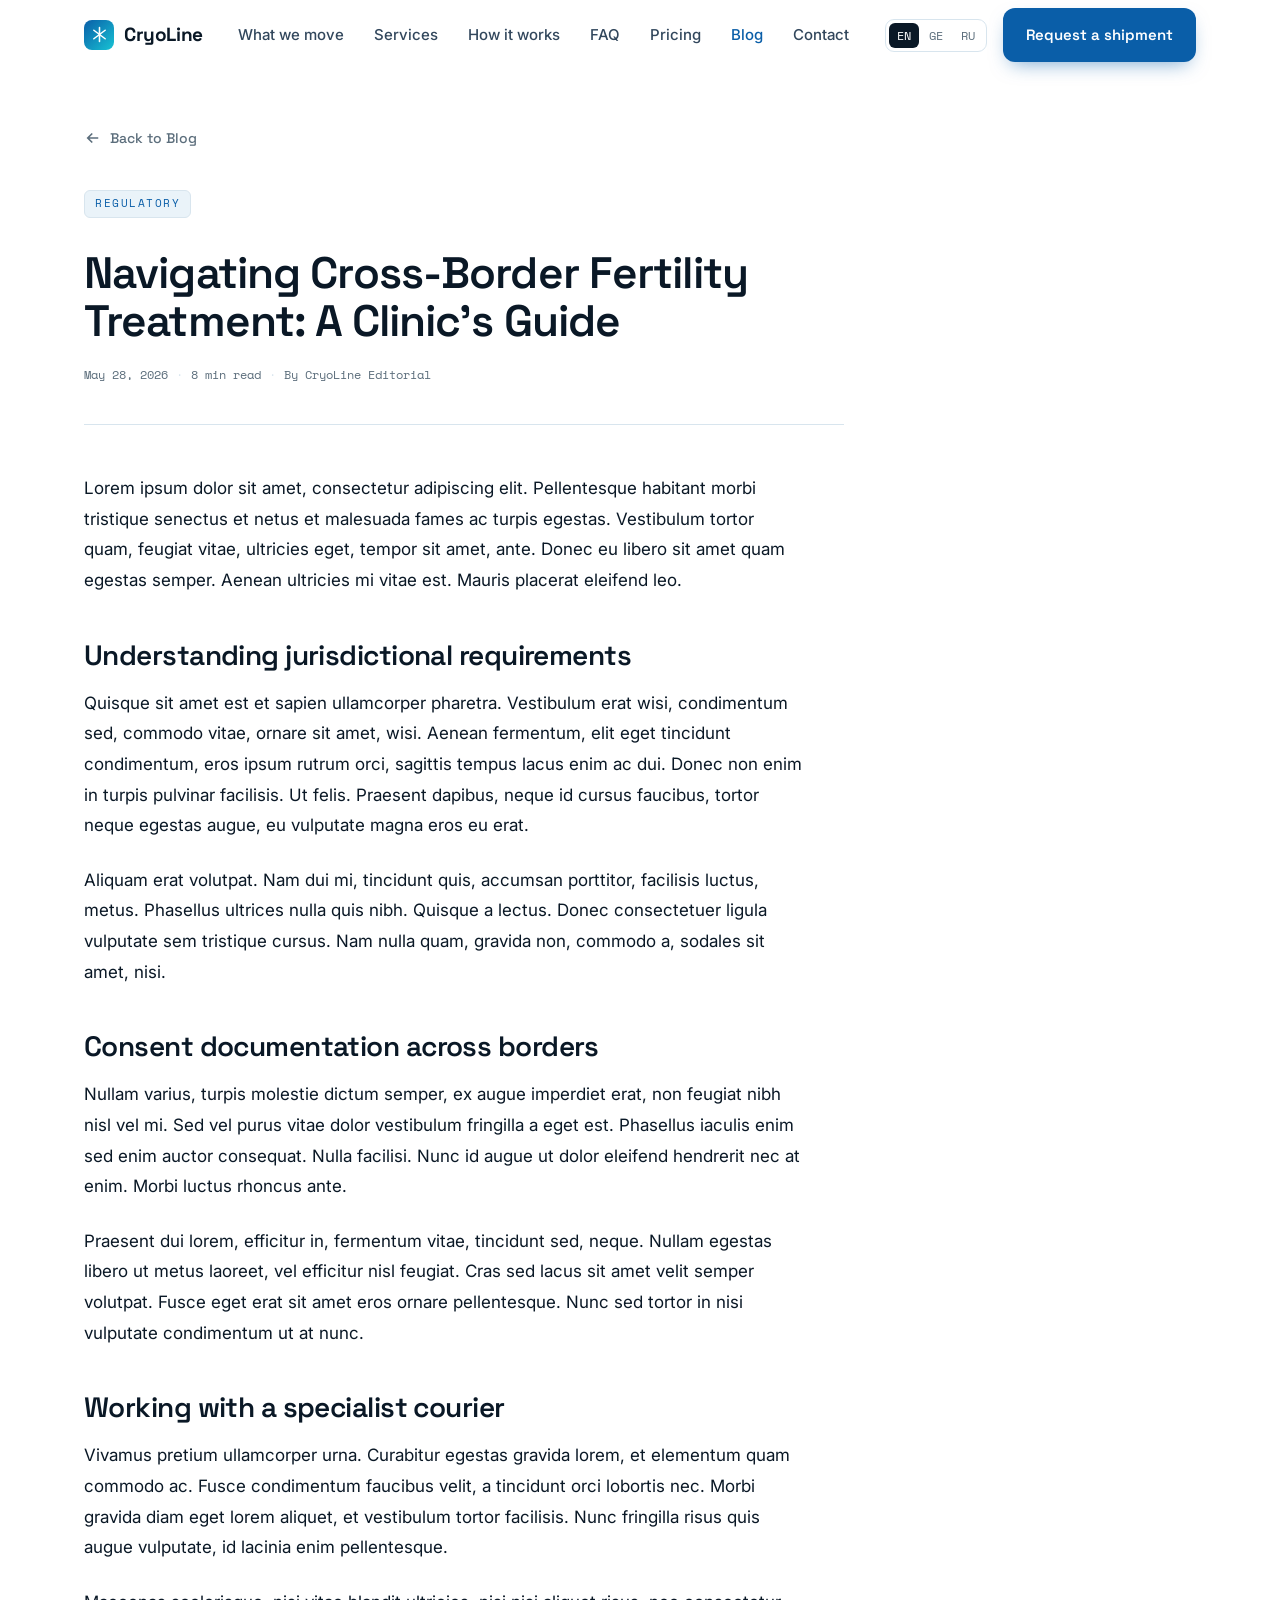
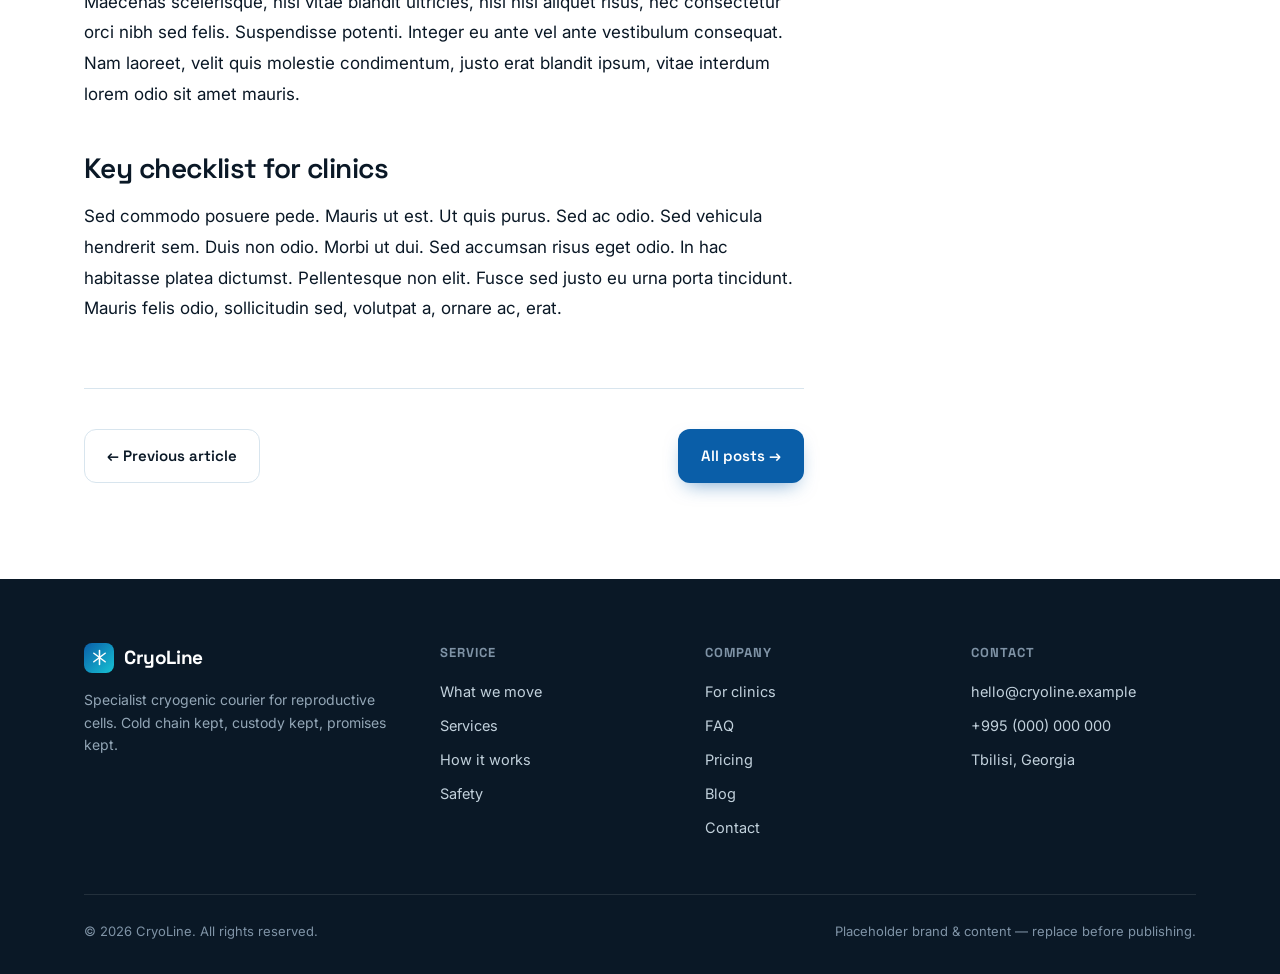
<file: blog-post-2.html>
<!DOCTYPE html>
<html lang="en">
<head>
<meta charset="UTF-8">
<meta name="viewport" content="width=device-width, initial-scale=1.0">
<title>Navigating Cross-Border Fertility Treatment: A Clinic's Guide — CryoLine</title>
<link rel="icon" type="image/svg+xml" href="favicon.svg">
<meta name="description" content="A practical guide for fertility clinics on import/export permits, patient consent, and logistics when moving specimens across borders.">
<link rel="preconnect" href="https://fonts.googleapis.com">
<link rel="preconnect" href="https://fonts.gstatic.com" crossorigin>
<link href="https://fonts.googleapis.com/css2?family=Space+Grotesk:wght@400;500;600;700&family=Inter:wght@400;500;600&family=Space+Mono:wght@400;700&display=swap" rel="stylesheet">
<link rel="stylesheet" href="style.css">
<link rel="stylesheet" href="blog.css">
</head>
<body>

<!-- NAV -->
<header class="nav" id="nav">
  <div class="wrap nav-inner">
    <a href="index.html" class="logo">
      <span class="mark"><svg viewBox="0 0 24 24" fill="none" stroke="#fff" stroke-width="2.2" stroke-linecap="round"><path d="M12 2v20M4 6l16 12M20 6L4 18"/></svg></span>
      CryoLine
    </a>
    <nav class="nav-links" id="navlinks">
      <a href="index.html#move">What we move</a>
      <a href="index.html#services">Services</a>
      <a href="index.html#how">How it works</a>
      <a href="index.html#faq">FAQ</a>
      <a href="pricing.html">Pricing</a>
      <a href="blog.html" class="nav-active">Blog</a>
      <a href="index.html#contact">Contact</a>
    </nav>
    <div class="nav-right">
      <div class="lang">
        <button type="button" class="on">EN</button><button type="button">GE</button><button type="button">RU</button>
      </div>
      <a href="index.html#contact" class="btn btn-primary">Request a shipment</a>
      <button type="button" class="burger" id="burger" aria-label="Menu"><span></span><span></span><span></span></button>
    </div>
  </div>
</header>

<!-- POST -->
<main class="post-wrap">
  <div class="wrap">

    <a href="blog.html" class="post-back">
      <svg viewBox="0 0 24 24" fill="none" stroke="currentColor" stroke-width="2.2"><path d="M19 12H5M11 6l-6 6 6 6"/></svg>
      Back to Blog
    </a>

    <header class="post-header">
      <span class="blog-tag">Regulatory</span>
      <h1>Navigating Cross-Border Fertility Treatment: A Clinic's Guide</h1>
      <div class="blog-meta">
        <span>May 28, 2026</span>
        <span class="meta-sep">·</span>
        <span>8 min read</span>
        <span class="meta-sep">·</span>
        <span>By CryoLine Editorial</span>
      </div>
    </header>

    <div class="post-body">

      <p>Lorem ipsum dolor sit amet, consectetur adipiscing elit. Pellentesque habitant morbi tristique senectus et netus et malesuada fames ac turpis egestas. Vestibulum tortor quam, feugiat vitae, ultricies eget, tempor sit amet, ante. Donec eu libero sit amet quam egestas semper. Aenean ultricies mi vitae est. Mauris placerat eleifend leo.</p>

      <h2>Understanding jurisdictional requirements</h2>

      <p>Quisque sit amet est et sapien ullamcorper pharetra. Vestibulum erat wisi, condimentum sed, commodo vitae, ornare sit amet, wisi. Aenean fermentum, elit eget tincidunt condimentum, eros ipsum rutrum orci, sagittis tempus lacus enim ac dui. Donec non enim in turpis pulvinar facilisis. Ut felis. Praesent dapibus, neque id cursus faucibus, tortor neque egestas augue, eu vulputate magna eros eu erat.</p>

      <p>Aliquam erat volutpat. Nam dui mi, tincidunt quis, accumsan porttitor, facilisis luctus, metus. Phasellus ultrices nulla quis nibh. Quisque a lectus. Donec consectetuer ligula vulputate sem tristique cursus. Nam nulla quam, gravida non, commodo a, sodales sit amet, nisi.</p>

      <h2>Consent documentation across borders</h2>

      <p>Nullam varius, turpis molestie dictum semper, ex augue imperdiet erat, non feugiat nibh nisl vel mi. Sed vel purus vitae dolor vestibulum fringilla a eget est. Phasellus iaculis enim sed enim auctor consequat. Nulla facilisi. Nunc id augue ut dolor eleifend hendrerit nec at enim. Morbi luctus rhoncus ante.</p>

      <p>Praesent dui lorem, efficitur in, fermentum vitae, tincidunt sed, neque. Nullam egestas libero ut metus laoreet, vel efficitur nisl feugiat. Cras sed lacus sit amet velit semper volutpat. Fusce eget erat sit amet eros ornare pellentesque. Nunc sed tortor in nisi vulputate condimentum ut at nunc.</p>

      <h2>Working with a specialist courier</h2>

      <p>Vivamus pretium ullamcorper urna. Curabitur egestas gravida lorem, et elementum quam commodo ac. Fusce condimentum faucibus velit, a tincidunt orci lobortis nec. Morbi gravida diam eget lorem aliquet, et vestibulum tortor facilisis. Nunc fringilla risus quis augue vulputate, id lacinia enim pellentesque.</p>

      <p>Maecenas scelerisque, nisi vitae blandit ultricies, nisi nisi aliquet risus, nec consectetur orci nibh sed felis. Suspendisse potenti. Integer eu ante vel ante vestibulum consequat. Nam laoreet, velit quis molestie condimentum, justo erat blandit ipsum, vitae interdum lorem odio sit amet mauris.</p>

      <h2>Key checklist for clinics</h2>

      <p>Sed commodo posuere pede. Mauris ut est. Ut quis purus. Sed ac odio. Sed vehicula hendrerit sem. Duis non odio. Morbi ut dui. Sed accumsan risus eget odio. In hac habitasse platea dictumst. Pellentesque non elit. Fusce sed justo eu urna porta tincidunt. Mauris felis odio, sollicitudin sed, volutpat a, ornare ac, erat.</p>

    </div>

    <div class="post-footer-nav">
      <a href="blog-post-1.html" class="btn btn-ghost">← Previous article</a>
      <a href="blog.html" class="btn btn-primary">All posts →</a>
    </div>

  </div>
</main>

<!-- FOOTER -->
<footer>
  <div class="wrap">
    <div class="foot-top">
      <div class="foot-brand">
        <a href="index.html" class="logo"><span class="mark"><svg viewBox="0 0 24 24" fill="none" stroke="#fff" stroke-width="2.2" stroke-linecap="round"><path d="M12 2v20M4 6l16 12M20 6L4 18"/></svg></span>CryoLine</a>
        <p>Specialist cryogenic courier for reproductive cells. Cold chain kept, custody kept, promises kept.</p>
      </div>
      <div class="foot-col">
        <h4>Service</h4>
        <a href="index.html#move">What we move</a><a href="index.html#services">Services</a><a href="index.html#how">How it works</a><a href="index.html#safety">Safety</a>
      </div>
      <div class="foot-col">
        <h4>Company</h4>
        <a href="index.html#partner">For clinics</a><a href="index.html#faq">FAQ</a>
      <a href="pricing.html">Pricing</a><a href="blog.html">Blog</a><a href="index.html#contact">Contact</a>
      </div>
      <div class="foot-col">
        <h4>Contact</h4>
        <a href="mailto:hello@cryoline.example">hello@cryoline.example</a><a href="#">+995 (000) 000 000</a><a href="#">Tbilisi, Georgia</a>
      </div>
    </div>
    <div class="foot-bot">
      <span>© 2026 CryoLine. All rights reserved.</span>
      <span>Placeholder brand &amp; content — replace before publishing.</span>
    </div>
  </div>
</footer>

<script src="script.js"></script>
</body>
</html>
</file>
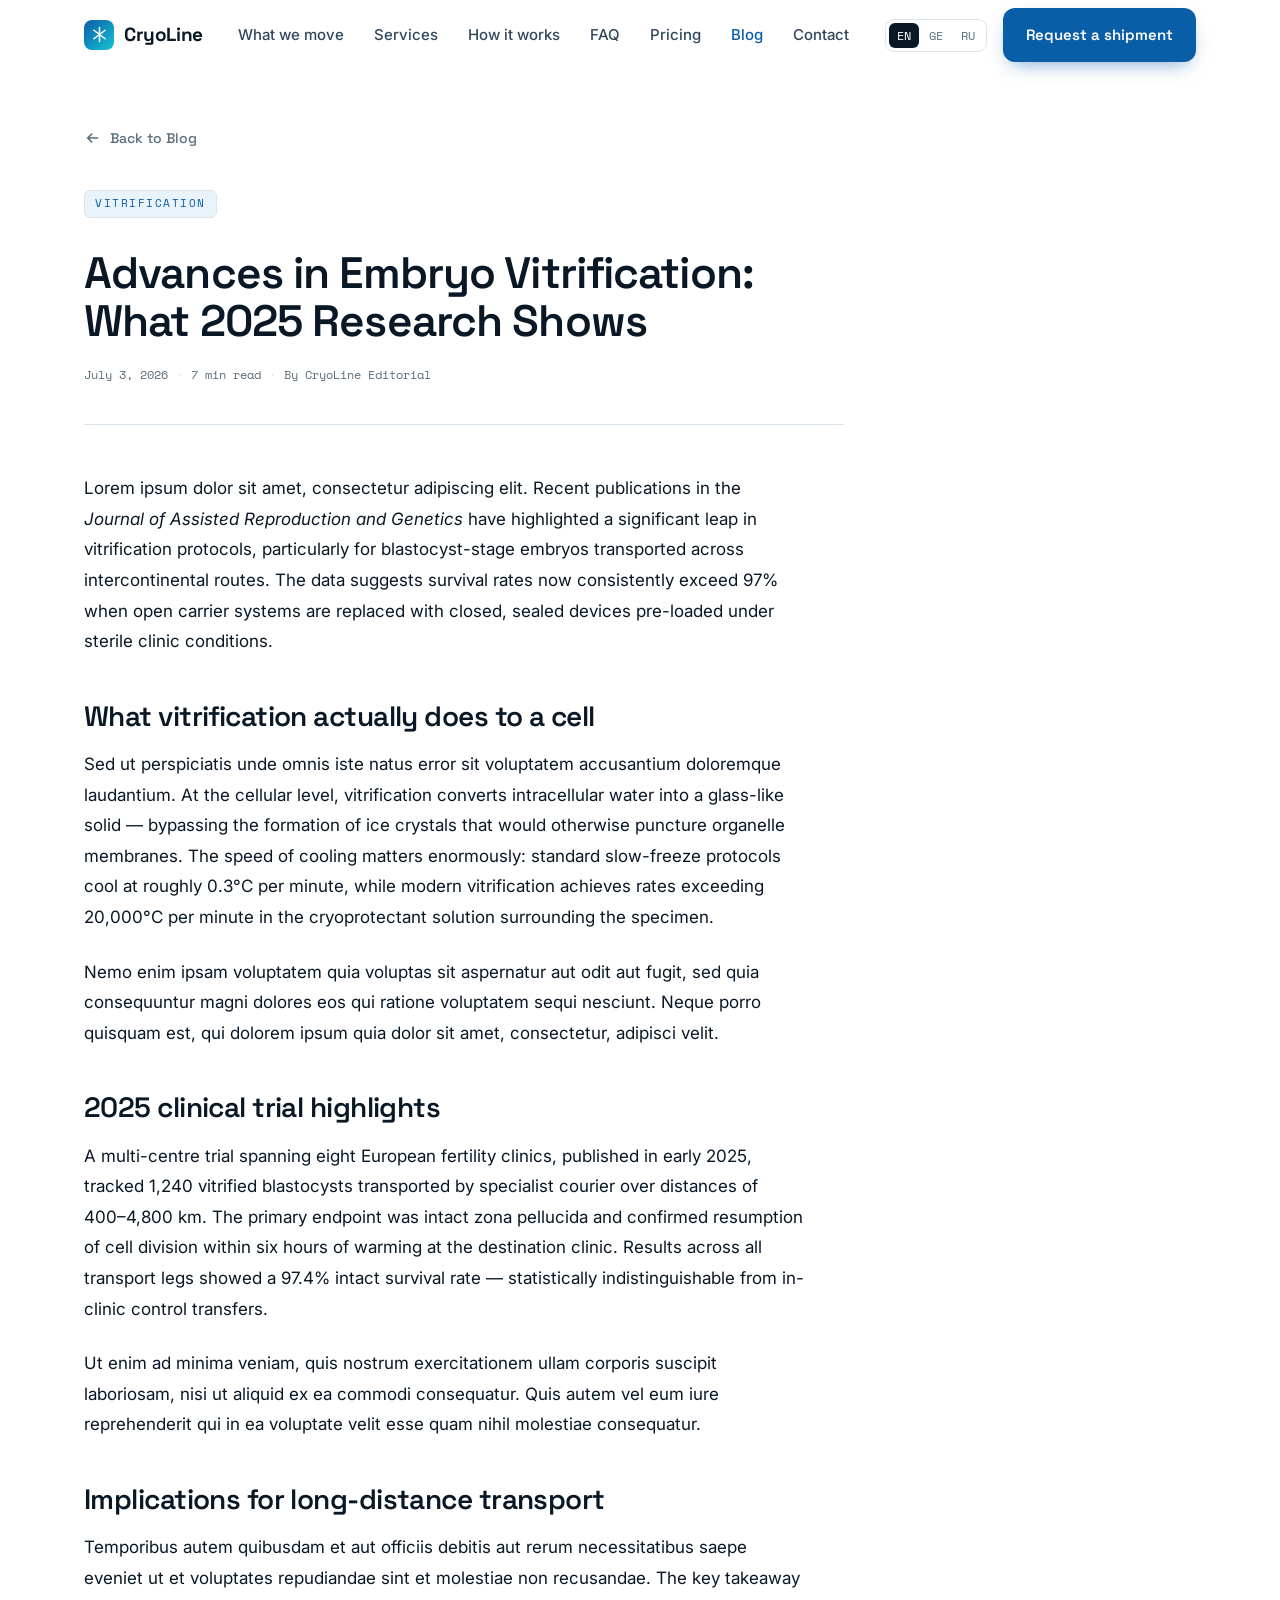
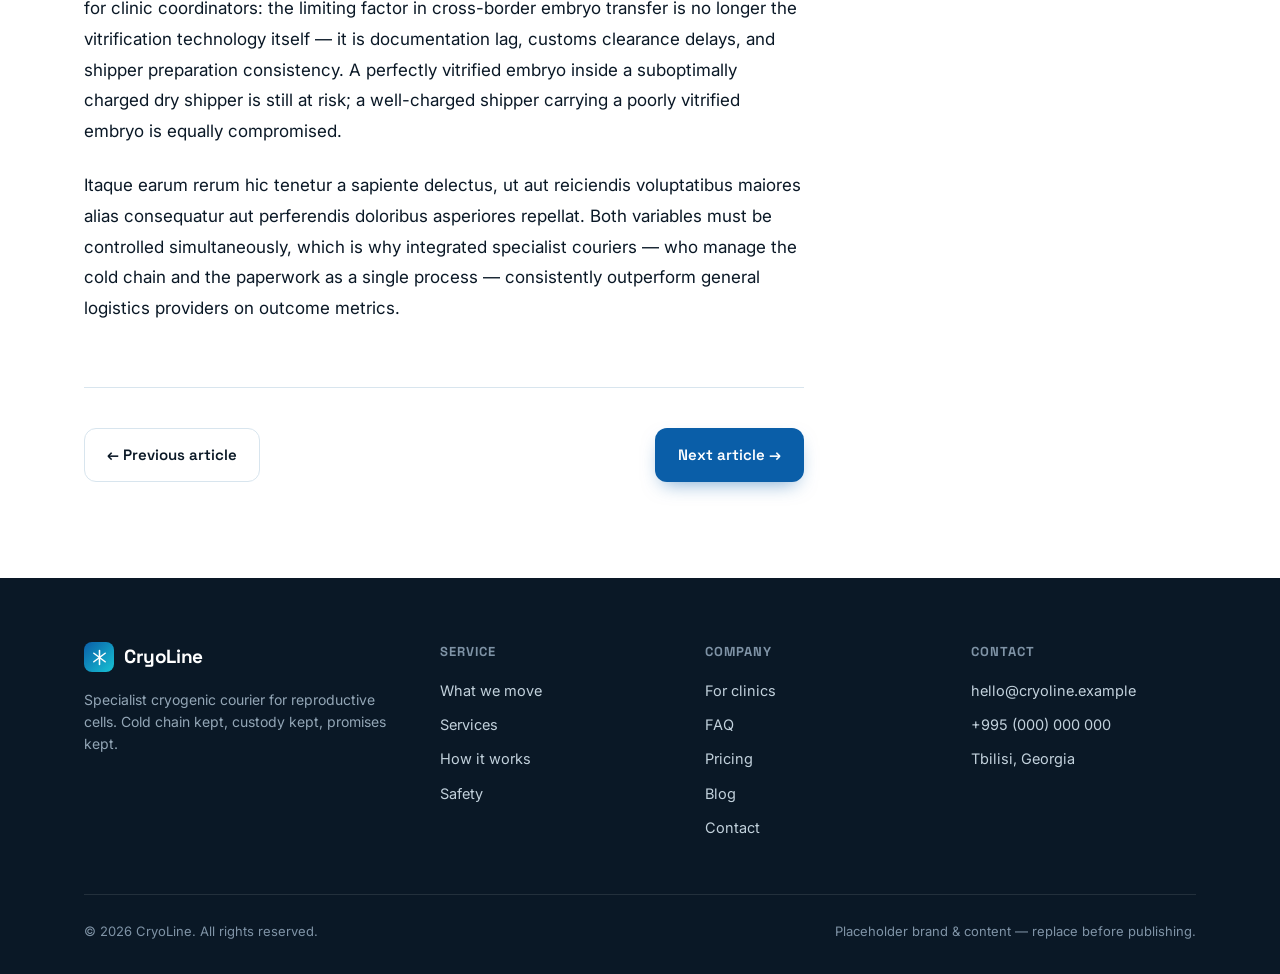
<file: blog-post-3.html>
<!DOCTYPE html>
<html lang="en">
<head>
<meta charset="UTF-8">
<meta name="viewport" content="width=device-width, initial-scale=1.0">
<title>Advances in Embryo Vitrification: What 2025 Research Shows — CryoLine</title>
<link rel="icon" type="image/svg+xml" href="favicon.svg">
<meta name="description" content="The latest findings on ultra-rapid cryopreservation and what they mean for survival rates during long-distance transport.">
<link rel="preconnect" href="https://fonts.googleapis.com">
<link rel="preconnect" href="https://fonts.gstatic.com" crossorigin>
<link href="https://fonts.googleapis.com/css2?family=Space+Grotesk:wght@400;500;600;700&family=Inter:wght@400;500;600&family=Space+Mono:wght@400;700&display=swap" rel="stylesheet">
<link rel="stylesheet" href="style.css">
<link rel="stylesheet" href="blog.css">
</head>
<body>

<header class="nav" id="nav">
  <div class="wrap nav-inner">
    <a href="index.html" class="logo">
      <span class="mark"><svg viewBox="0 0 24 24" fill="none" stroke="#fff" stroke-width="2.2" stroke-linecap="round"><path d="M12 2v20M4 6l16 12M20 6L4 18"/></svg></span>
      CryoLine
    </a>
    <nav class="nav-links" id="navlinks">
      <a href="index.html#move">What we move</a>
      <a href="index.html#services">Services</a>
      <a href="index.html#how">How it works</a>
      <a href="index.html#faq">FAQ</a>
      <a href="pricing.html">Pricing</a>
      <a href="blog.html" class="nav-active">Blog</a>
      <a href="index.html#contact">Contact</a>
    </nav>
    <div class="nav-right">
      <div class="lang">
        <button type="button" class="on">EN</button><button type="button">GE</button><button type="button">RU</button>
      </div>
      <a href="index.html#contact" class="btn btn-primary">Request a shipment</a>
      <button type="button" class="burger" id="burger" aria-label="Menu"><span></span><span></span><span></span></button>
    </div>
  </div>
</header>

<main class="post-wrap">
  <div class="wrap">

    <a href="blog.html" class="post-back">
      <svg viewBox="0 0 24 24" fill="none" stroke="currentColor" stroke-width="2.2"><path d="M19 12H5M11 6l-6 6 6 6"/></svg>
      Back to Blog
    </a>

    <header class="post-header">
      <span class="blog-tag">Vitrification</span>
      <h1>Advances in Embryo Vitrification: What 2025 Research Shows</h1>
      <div class="blog-meta">
        <span>July 3, 2026</span>
        <span class="meta-sep">·</span>
        <span>7 min read</span>
        <span class="meta-sep">·</span>
        <span>By CryoLine Editorial</span>
      </div>
    </header>

    <div class="post-body">

      <p>Lorem ipsum dolor sit amet, consectetur adipiscing elit. Recent publications in the <em>Journal of Assisted Reproduction and Genetics</em> have highlighted a significant leap in vitrification protocols, particularly for blastocyst-stage embryos transported across intercontinental routes. The data suggests survival rates now consistently exceed 97% when open carrier systems are replaced with closed, sealed devices pre-loaded under sterile clinic conditions.</p>

      <h2>What vitrification actually does to a cell</h2>

      <p>Sed ut perspiciatis unde omnis iste natus error sit voluptatem accusantium doloremque laudantium. At the cellular level, vitrification converts intracellular water into a glass-like solid — bypassing the formation of ice crystals that would otherwise puncture organelle membranes. The speed of cooling matters enormously: standard slow-freeze protocols cool at roughly 0.3°C per minute, while modern vitrification achieves rates exceeding 20,000°C per minute in the cryoprotectant solution surrounding the specimen.</p>

      <p>Nemo enim ipsam voluptatem quia voluptas sit aspernatur aut odit aut fugit, sed quia consequuntur magni dolores eos qui ratione voluptatem sequi nesciunt. Neque porro quisquam est, qui dolorem ipsum quia dolor sit amet, consectetur, adipisci velit.</p>

      <h2>2025 clinical trial highlights</h2>

      <p>A multi-centre trial spanning eight European fertility clinics, published in early 2025, tracked 1,240 vitrified blastocysts transported by specialist courier over distances of 400–4,800 km. The primary endpoint was intact zona pellucida and confirmed resumption of cell division within six hours of warming at the destination clinic. Results across all transport legs showed a 97.4% intact survival rate — statistically indistinguishable from in-clinic control transfers.</p>

      <p>Ut enim ad minima veniam, quis nostrum exercitationem ullam corporis suscipit laboriosam, nisi ut aliquid ex ea commodi consequatur. Quis autem vel eum iure reprehenderit qui in ea voluptate velit esse quam nihil molestiae consequatur.</p>

      <h2>Implications for long-distance transport</h2>

      <p>Temporibus autem quibusdam et aut officiis debitis aut rerum necessitatibus saepe eveniet ut et voluptates repudiandae sint et molestiae non recusandae. The key takeaway for clinic coordinators: the limiting factor in cross-border embryo transfer is no longer the vitrification technology itself — it is documentation lag, customs clearance delays, and shipper preparation consistency. A perfectly vitrified embryo inside a suboptimally charged dry shipper is still at risk; a well-charged shipper carrying a poorly vitrified embryo is equally compromised.</p>

      <p>Itaque earum rerum hic tenetur a sapiente delectus, ut aut reiciendis voluptatibus maiores alias consequatur aut perferendis doloribus asperiores repellat. Both variables must be controlled simultaneously, which is why integrated specialist couriers — who manage the cold chain and the paperwork as a single process — consistently outperform general logistics providers on outcome metrics.</p>

    </div>

    <div class="post-footer-nav">
      <a href="blog-post-2.html" class="btn btn-ghost">← Previous article</a>
      <a href="blog-post-4.html" class="btn btn-primary">Next article →</a>
    </div>

  </div>
</main>

<footer>
  <div class="wrap">
    <div class="foot-top">
      <div class="foot-brand">
        <a href="index.html" class="logo"><span class="mark"><svg viewBox="0 0 24 24" fill="none" stroke="#fff" stroke-width="2.2" stroke-linecap="round"><path d="M12 2v20M4 6l16 12M20 6L4 18"/></svg></span>CryoLine</a>
        <p>Specialist cryogenic courier for reproductive cells. Cold chain kept, custody kept, promises kept.</p>
      </div>
      <div class="foot-col"><h4>Service</h4><a href="index.html#move">What we move</a><a href="index.html#services">Services</a><a href="index.html#how">How it works</a><a href="index.html#safety">Safety</a></div>
      <div class="foot-col"><h4>Company</h4><a href="index.html#partner">For clinics</a><a href="index.html#faq">FAQ</a>
      <a href="pricing.html">Pricing</a><a href="blog.html">Blog</a><a href="index.html#contact">Contact</a></div>
      <div class="foot-col"><h4>Contact</h4><a href="mailto:hello@cryoline.example">hello@cryoline.example</a><a href="#">+995 (000) 000 000</a><a href="#">Tbilisi, Georgia</a></div>
    </div>
    <div class="foot-bot">
      <span>© 2026 CryoLine. All rights reserved.</span>
      <span>Placeholder brand &amp; content — replace before publishing.</span>
    </div>
  </div>
</footer>

<script src="script.js"></script>
</body>
</html>
</file>
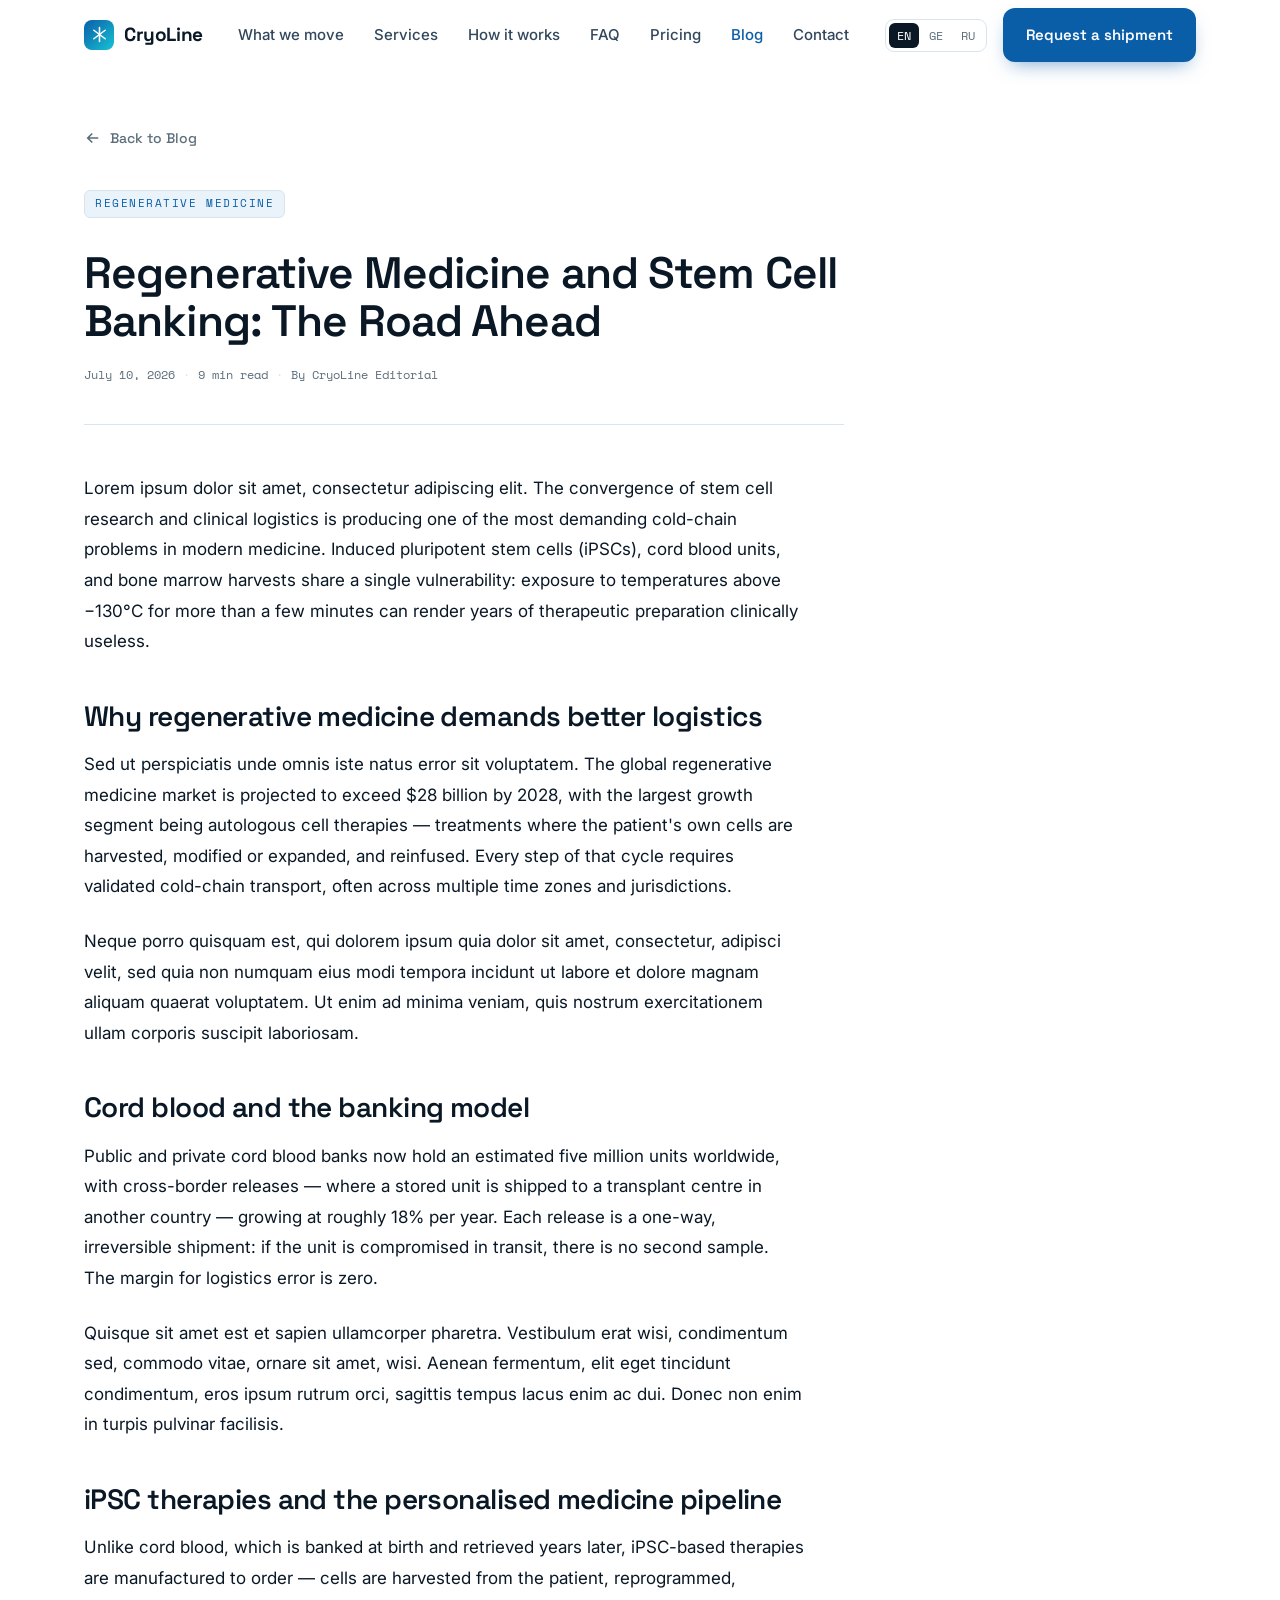
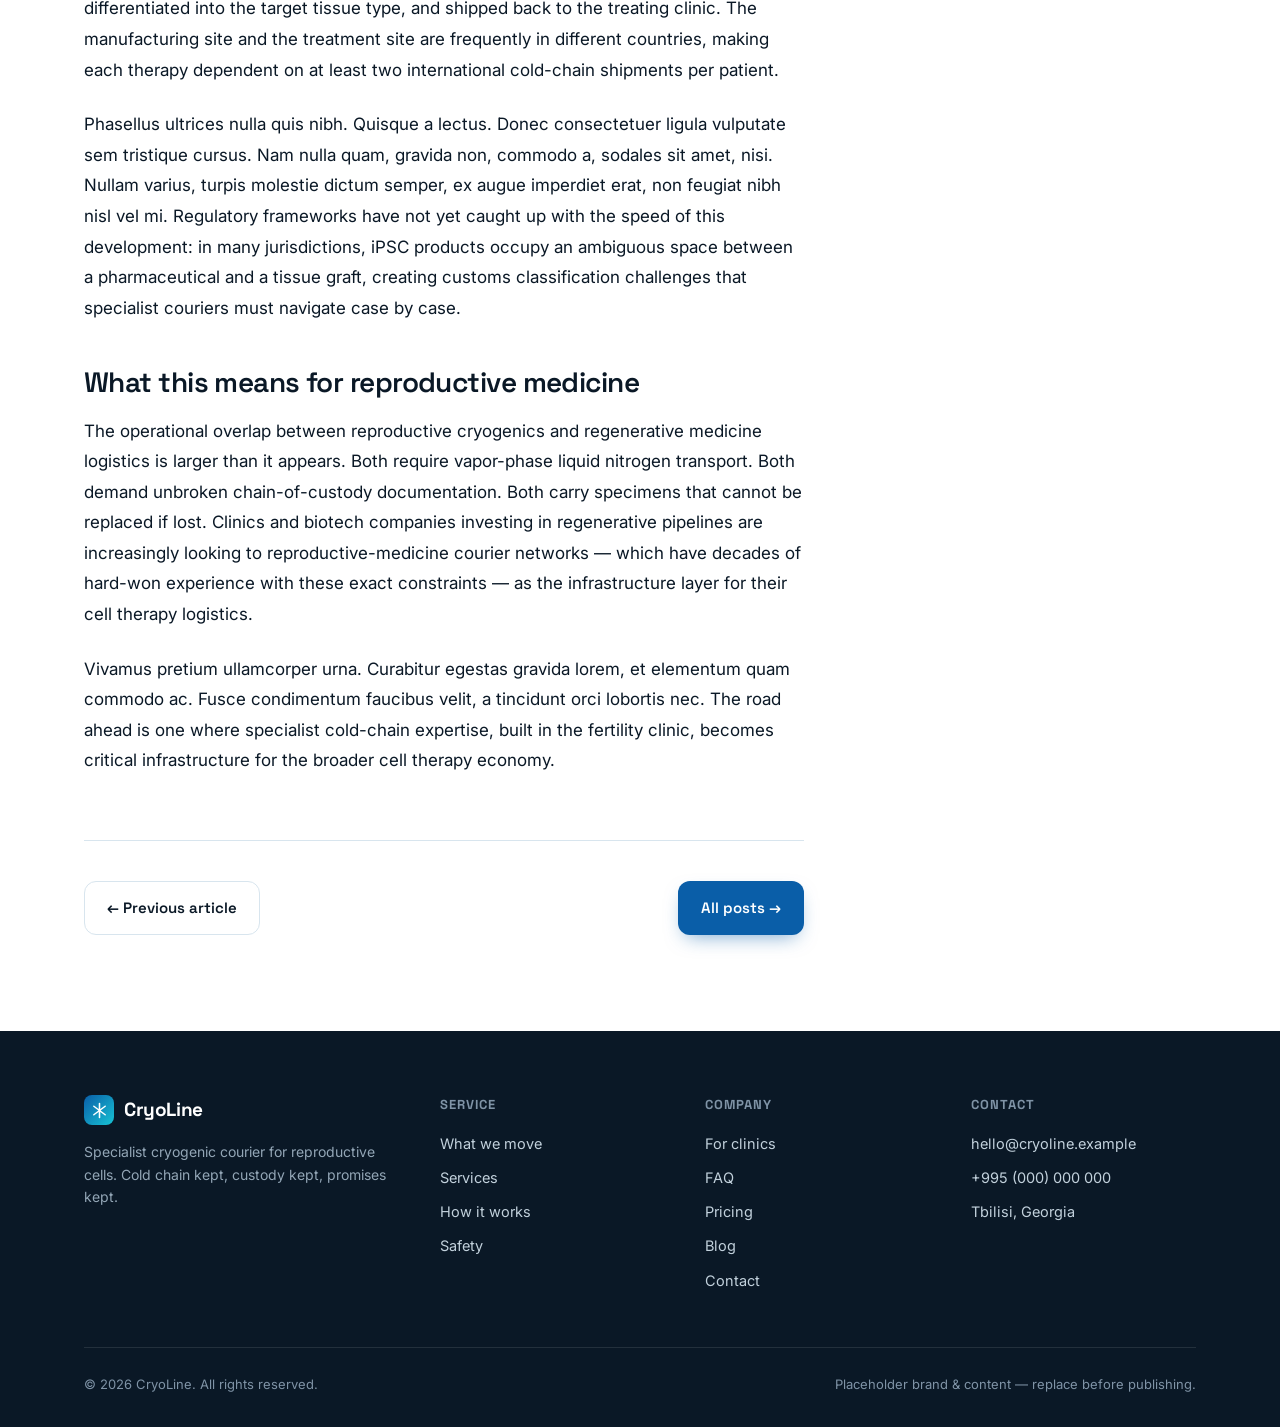
<file: blog-post-4.html>
<!DOCTYPE html>
<html lang="en">
<head>
<meta charset="UTF-8">
<meta name="viewport" content="width=device-width, initial-scale=1.0">
<title>Regenerative Medicine and Stem Cell Banking: The Road Ahead — CryoLine</title>
<link rel="icon" type="image/svg+xml" href="favicon.svg">
<meta name="description" content="How stem cell banking and regenerative therapies are reshaping demand for specialist cryogenic logistics worldwide.">
<link rel="preconnect" href="https://fonts.googleapis.com">
<link rel="preconnect" href="https://fonts.gstatic.com" crossorigin>
<link href="https://fonts.googleapis.com/css2?family=Space+Grotesk:wght@400;500;600;700&family=Inter:wght@400;500;600&family=Space+Mono:wght@400;700&display=swap" rel="stylesheet">
<link rel="stylesheet" href="style.css">
<link rel="stylesheet" href="blog.css">
</head>
<body>

<header class="nav" id="nav">
  <div class="wrap nav-inner">
    <a href="index.html" class="logo">
      <span class="mark"><svg viewBox="0 0 24 24" fill="none" stroke="#fff" stroke-width="2.2" stroke-linecap="round"><path d="M12 2v20M4 6l16 12M20 6L4 18"/></svg></span>
      CryoLine
    </a>
    <nav class="nav-links" id="navlinks">
      <a href="index.html#move">What we move</a>
      <a href="index.html#services">Services</a>
      <a href="index.html#how">How it works</a>
      <a href="index.html#faq">FAQ</a>
      <a href="pricing.html">Pricing</a>
      <a href="blog.html" class="nav-active">Blog</a>
      <a href="index.html#contact">Contact</a>
    </nav>
    <div class="nav-right">
      <div class="lang">
        <button type="button" class="on">EN</button><button type="button">GE</button><button type="button">RU</button>
      </div>
      <a href="index.html#contact" class="btn btn-primary">Request a shipment</a>
      <button type="button" class="burger" id="burger" aria-label="Menu"><span></span><span></span><span></span></button>
    </div>
  </div>
</header>

<main class="post-wrap">
  <div class="wrap">

    <a href="blog.html" class="post-back">
      <svg viewBox="0 0 24 24" fill="none" stroke="currentColor" stroke-width="2.2"><path d="M19 12H5M11 6l-6 6 6 6"/></svg>
      Back to Blog
    </a>

    <header class="post-header">
      <span class="blog-tag">Regenerative Medicine</span>
      <h1>Regenerative Medicine and Stem Cell Banking: The Road Ahead</h1>
      <div class="blog-meta">
        <span>July 10, 2026</span>
        <span class="meta-sep">·</span>
        <span>9 min read</span>
        <span class="meta-sep">·</span>
        <span>By CryoLine Editorial</span>
      </div>
    </header>

    <div class="post-body">

      <p>Lorem ipsum dolor sit amet, consectetur adipiscing elit. The convergence of stem cell research and clinical logistics is producing one of the most demanding cold-chain problems in modern medicine. Induced pluripotent stem cells (iPSCs), cord blood units, and bone marrow harvests share a single vulnerability: exposure to temperatures above −130°C for more than a few minutes can render years of therapeutic preparation clinically useless.</p>

      <h2>Why regenerative medicine demands better logistics</h2>

      <p>Sed ut perspiciatis unde omnis iste natus error sit voluptatem. The global regenerative medicine market is projected to exceed $28 billion by 2028, with the largest growth segment being autologous cell therapies — treatments where the patient's own cells are harvested, modified or expanded, and reinfused. Every step of that cycle requires validated cold-chain transport, often across multiple time zones and jurisdictions.</p>

      <p>Neque porro quisquam est, qui dolorem ipsum quia dolor sit amet, consectetur, adipisci velit, sed quia non numquam eius modi tempora incidunt ut labore et dolore magnam aliquam quaerat voluptatem. Ut enim ad minima veniam, quis nostrum exercitationem ullam corporis suscipit laboriosam.</p>

      <h2>Cord blood and the banking model</h2>

      <p>Public and private cord blood banks now hold an estimated five million units worldwide, with cross-border releases — where a stored unit is shipped to a transplant centre in another country — growing at roughly 18% per year. Each release is a one-way, irreversible shipment: if the unit is compromised in transit, there is no second sample. The margin for logistics error is zero.</p>

      <p>Quisque sit amet est et sapien ullamcorper pharetra. Vestibulum erat wisi, condimentum sed, commodo vitae, ornare sit amet, wisi. Aenean fermentum, elit eget tincidunt condimentum, eros ipsum rutrum orci, sagittis tempus lacus enim ac dui. Donec non enim in turpis pulvinar facilisis.</p>

      <h2>iPSC therapies and the personalised medicine pipeline</h2>

      <p>Unlike cord blood, which is banked at birth and retrieved years later, iPSC-based therapies are manufactured to order — cells are harvested from the patient, reprogrammed, differentiated into the target tissue type, and shipped back to the treating clinic. The manufacturing site and the treatment site are frequently in different countries, making each therapy dependent on at least two international cold-chain shipments per patient.</p>

      <p>Phasellus ultrices nulla quis nibh. Quisque a lectus. Donec consectetuer ligula vulputate sem tristique cursus. Nam nulla quam, gravida non, commodo a, sodales sit amet, nisi. Nullam varius, turpis molestie dictum semper, ex augue imperdiet erat, non feugiat nibh nisl vel mi. Regulatory frameworks have not yet caught up with the speed of this development: in many jurisdictions, iPSC products occupy an ambiguous space between a pharmaceutical and a tissue graft, creating customs classification challenges that specialist couriers must navigate case by case.</p>

      <h2>What this means for reproductive medicine</h2>

      <p>The operational overlap between reproductive cryogenics and regenerative medicine logistics is larger than it appears. Both require vapor-phase liquid nitrogen transport. Both demand unbroken chain-of-custody documentation. Both carry specimens that cannot be replaced if lost. Clinics and biotech companies investing in regenerative pipelines are increasingly looking to reproductive-medicine courier networks — which have decades of hard-won experience with these exact constraints — as the infrastructure layer for their cell therapy logistics.</p>

      <p>Vivamus pretium ullamcorper urna. Curabitur egestas gravida lorem, et elementum quam commodo ac. Fusce condimentum faucibus velit, a tincidunt orci lobortis nec. The road ahead is one where specialist cold-chain expertise, built in the fertility clinic, becomes critical infrastructure for the broader cell therapy economy.</p>

    </div>

    <div class="post-footer-nav">
      <a href="blog-post-3.html" class="btn btn-ghost">← Previous article</a>
      <a href="blog.html" class="btn btn-primary">All posts →</a>
    </div>

  </div>
</main>

<footer>
  <div class="wrap">
    <div class="foot-top">
      <div class="foot-brand">
        <a href="index.html" class="logo"><span class="mark"><svg viewBox="0 0 24 24" fill="none" stroke="#fff" stroke-width="2.2" stroke-linecap="round"><path d="M12 2v20M4 6l16 12M20 6L4 18"/></svg></span>CryoLine</a>
        <p>Specialist cryogenic courier for reproductive cells. Cold chain kept, custody kept, promises kept.</p>
      </div>
      <div class="foot-col"><h4>Service</h4><a href="index.html#move">What we move</a><a href="index.html#services">Services</a><a href="index.html#how">How it works</a><a href="index.html#safety">Safety</a></div>
      <div class="foot-col"><h4>Company</h4><a href="index.html#partner">For clinics</a><a href="index.html#faq">FAQ</a>
      <a href="pricing.html">Pricing</a><a href="blog.html">Blog</a><a href="index.html#contact">Contact</a></div>
      <div class="foot-col"><h4>Contact</h4><a href="mailto:hello@cryoline.example">hello@cryoline.example</a><a href="#">+995 (000) 000 000</a><a href="#">Tbilisi, Georgia</a></div>
    </div>
    <div class="foot-bot">
      <span>© 2026 CryoLine. All rights reserved.</span>
      <span>Placeholder brand &amp; content — replace before publishing.</span>
    </div>
  </div>
</footer>

<script src="script.js"></script>
</body>
</html>
</file>
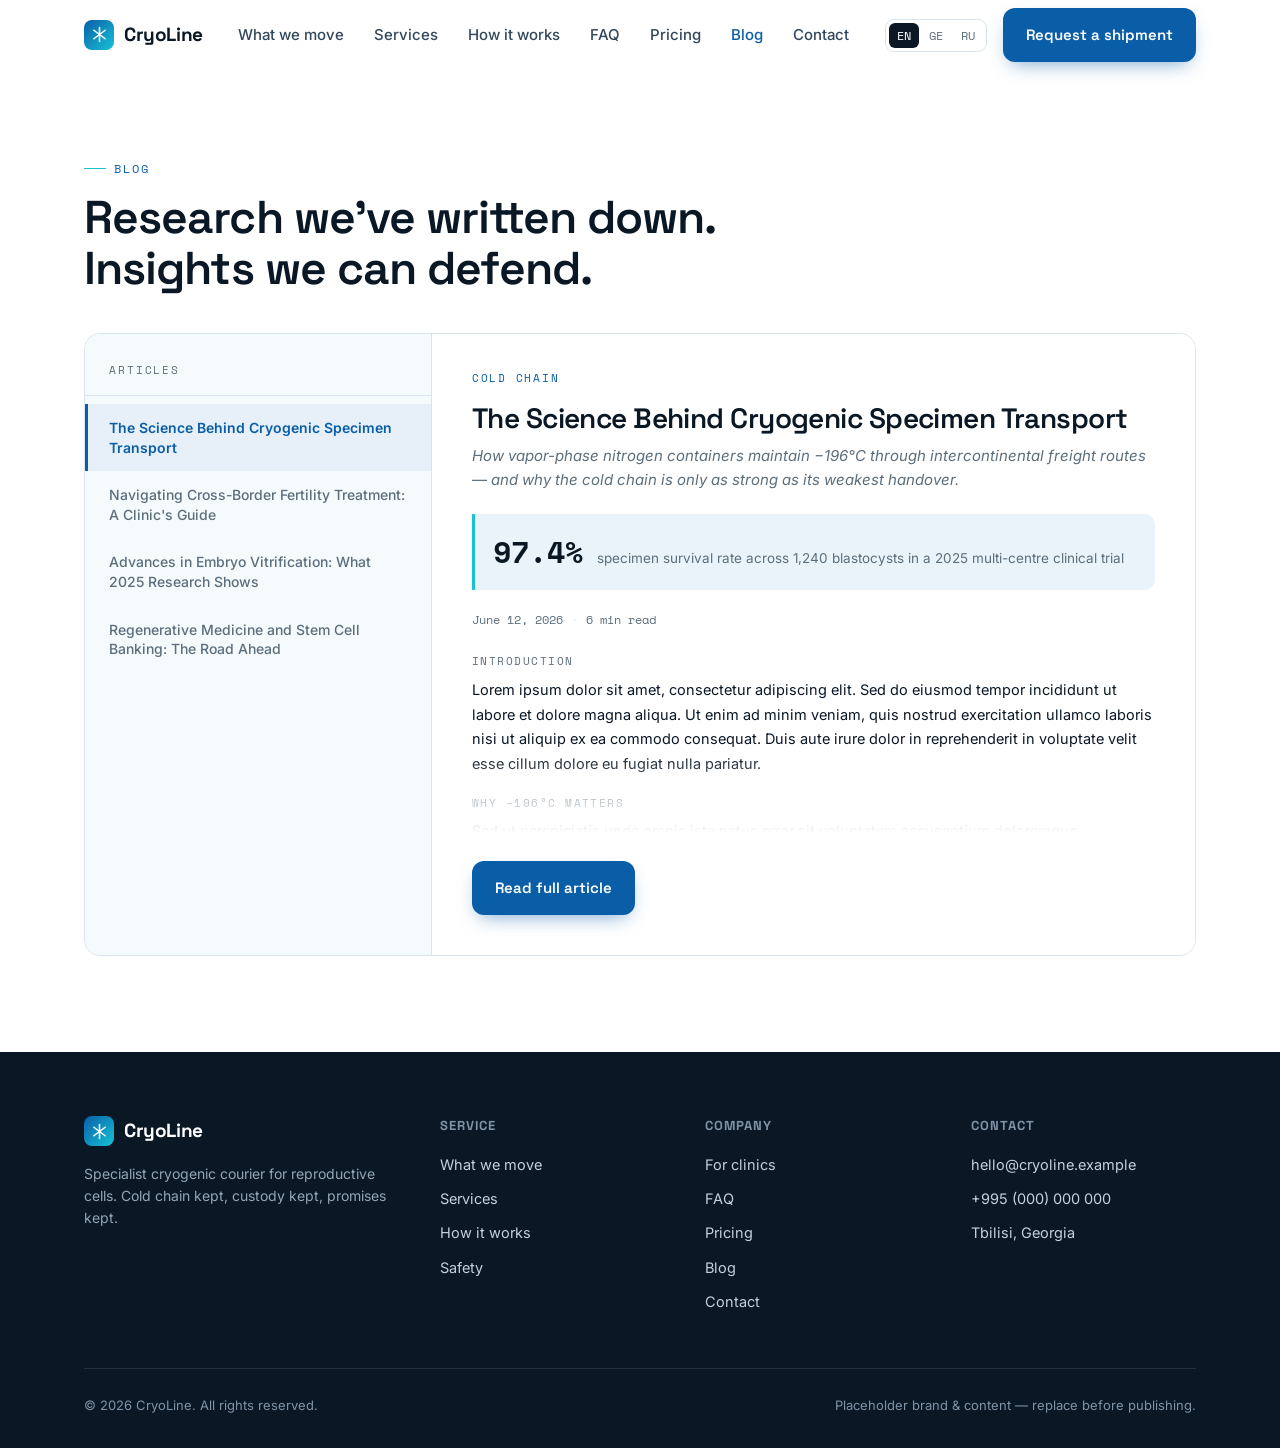
<file: blog.html>
<!DOCTYPE html>
<html lang="en">
<head>
<meta charset="UTF-8">
<meta name="viewport" content="width=device-width, initial-scale=1.0">
<title>Blog — CryoLine</title>
<link rel="icon" type="image/svg+xml" href="favicon.svg">
<meta name="description" content="Insights on cryogenic specimen transport, cold chain management, and reproductive medicine logistics.">
<link rel="preconnect" href="https://fonts.googleapis.com">
<link rel="preconnect" href="https://fonts.gstatic.com" crossorigin>
<link href="https://fonts.googleapis.com/css2?family=Space+Grotesk:wght@400;500;600;700&family=Inter:wght@400;500;600&family=Space+Mono:wght@400;700&display=swap" rel="stylesheet">
<link rel="stylesheet" href="style.css">
<link rel="stylesheet" href="blog.css">
</head>
<body>

<!-- NAV -->
<header class="nav" id="nav">
  <div class="wrap nav-inner">
    <a href="index.html" class="logo">
      <span class="mark"><svg viewBox="0 0 24 24" fill="none" stroke="#fff" stroke-width="2.2" stroke-linecap="round"><path d="M12 2v20M4 6l16 12M20 6L4 18"/></svg></span>
      CryoLine
    </a>
    <nav class="nav-links" id="navlinks">
      <a href="index.html#move">What we move</a>
      <a href="index.html#services">Services</a>
      <a href="index.html#how">How it works</a>
      <a href="index.html#faq">FAQ</a>
      <a href="pricing.html">Pricing</a>
      <a href="blog.html" class="nav-active">Blog</a>
      <a href="index.html#contact">Contact</a>
    </nav>
    <div class="nav-right">
      <div class="lang">
        <button type="button" class="on">EN</button><button type="button">GE</button><button type="button">RU</button>
      </div>
      <a href="index.html#contact" class="btn btn-primary">Request a shipment</a>
      <button type="button" class="burger" id="burger" aria-label="Menu"><span></span><span></span><span></span></button>
    </div>
  </div>
</header>

<!-- BLOG SECTION -->
<section class="blog-section">
  <div class="wrap">

    <!-- Section header -->
    <div class="blog-section-head">
      <span class="eyebrow">Blog</span>
      <h2 class="blog-headline">Research we've written down.<br>Insights we can defend.</h2>
    </div>

    <!-- Two-panel split -->
    <div class="blog-split">

      <!-- LEFT — title list -->
      <div class="blog-left">
        <span class="panel-label">ARTICLES</span>
        <nav class="blog-nav-list">
          <button type="button" class="blog-nav-btn active" data-post="0">The Science Behind Cryogenic Specimen Transport</button>
          <button type="button" class="blog-nav-btn" data-post="1">Navigating Cross-Border Fertility Treatment: A Clinic's Guide</button>
          <button type="button" class="blog-nav-btn" data-post="2">Advances in Embryo Vitrification: What 2025 Research Shows</button>
          <button type="button" class="blog-nav-btn" data-post="3">Regenerative Medicine and Stem Cell Banking: The Road Ahead</button>
        </nav>
      </div>

      <!-- RIGHT — preview panels -->
      <div class="blog-right">

        <!-- Preview 0 -->
        <div class="blog-preview active" data-index="0">
          <span class="prev-cat">COLD CHAIN</span>
          <h3 class="prev-title">The Science Behind Cryogenic Specimen Transport</h3>
          <p class="prev-sub">How vapor-phase nitrogen containers maintain −196°C through intercontinental freight routes — and why the cold chain is only as strong as its weakest handover.</p>
          <div class="prev-stat">
            <strong>97.4%</strong>
            <span>specimen survival rate across 1,240 blastocysts in a 2025 multi-centre clinical trial</span>
          </div>
          <div class="prev-meta">
            <span>June 12, 2026</span><span class="meta-sep">·</span><span>6 min read</span>
          </div>
          <div class="prev-body">
            <p class="prev-label">INTRODUCTION</p>
            <p>Lorem ipsum dolor sit amet, consectetur adipiscing elit. Sed do eiusmod tempor incididunt ut labore et dolore magna aliqua. Ut enim ad minim veniam, quis nostrud exercitation ullamco laboris nisi ut aliquip ex ea commodo consequat. Duis aute irure dolor in reprehenderit in voluptate velit esse cillum dolore eu fugiat nulla pariatur.</p>
            <p class="prev-label">WHY −196°C MATTERS</p>
            <p>Sed ut perspiciatis unde omnis iste natus error sit voluptatem accusantium doloremque laudantium, totam rem aperiam, eaque ipsa quae ab illo inventore veritatis et quasi architecto beatae vitae dicta sunt explicabo...</p>
            <div class="prev-fade"></div>
          </div>
          <a href="blog-post-1.html" class="btn btn-primary">Read full article</a>
        </div>

        <!-- Preview 1 -->
        <div class="blog-preview" data-index="1">
          <span class="prev-cat">REGULATORY</span>
          <h3 class="prev-title">Navigating Cross-Border Fertility Treatment: A Clinic's Guide</h3>
          <p class="prev-sub">A practical guide for fertility clinics on import/export permits, patient consent documentation, and logistics when moving specimens across jurisdictions.</p>
          <div class="prev-stat">
            <strong>60+</strong>
            <span>countries with active reproductive medicine import/export regulations as of 2026</span>
          </div>
          <div class="prev-meta">
            <span>May 28, 2026</span><span class="meta-sep">·</span><span>8 min read</span>
          </div>
          <div class="prev-body">
            <p class="prev-label">INTRODUCTION</p>
            <p>Lorem ipsum dolor sit amet, consectetur adipiscing elit. Pellentesque habitant morbi tristique senectus et netus et malesuada fames ac turpis egestas. Vestibulum tortor quam, feugiat vitae, ultricies eget, tempor sit amet, ante. Donec eu libero sit amet quam egestas semper.</p>
            <p class="prev-label">JURISDICTIONAL REQUIREMENTS</p>
            <p>Quisque sit amet est et sapien ullamcorper pharetra. Vestibulum erat wisi, condimentum sed, commodo vitae, ornare sit amet, wisi. Aenean fermentum, elit eget tincidunt condimentum, eros ipsum rutrum orci...</p>
            <div class="prev-fade"></div>
          </div>
          <a href="blog-post-2.html" class="btn btn-primary">Read full article</a>
        </div>

        <!-- Preview 2 -->
        <div class="blog-preview" data-index="2">
          <span class="prev-cat">VITRIFICATION</span>
          <h3 class="prev-title">Advances in Embryo Vitrification: What 2025 Research Shows</h3>
          <p class="prev-sub">The latest findings on ultra-rapid cryopreservation and what they mean for embryo survival rates — and why the limiting factor is no longer the biology.</p>
          <div class="prev-stat">
            <strong>20,000°C/min</strong>
            <span>cooling rate achieved by modern vitrification — vs. 0.3°C/min in slow-freeze protocols</span>
          </div>
          <div class="prev-meta">
            <span>July 3, 2026</span><span class="meta-sep">·</span><span>7 min read</span>
          </div>
          <div class="prev-body">
            <p class="prev-label">INTRODUCTION</p>
            <p>Lorem ipsum dolor sit amet, consectetur adipiscing elit. Recent publications in the Journal of Assisted Reproduction and Genetics have highlighted a significant leap in vitrification protocols, particularly for blastocyst-stage embryos transported across intercontinental routes.</p>
            <p class="prev-label">WHAT VITRIFICATION DOES TO A CELL</p>
            <p>Sed ut perspiciatis unde omnis iste natus error sit voluptatem. At the cellular level, vitrification converts intracellular water into a glass-like solid — bypassing the formation of ice crystals that would otherwise puncture organelle membranes...</p>
            <div class="prev-fade"></div>
          </div>
          <a href="blog-post-3.html" class="btn btn-primary">Read full article</a>
        </div>

        <!-- Preview 3 -->
        <div class="blog-preview" data-index="3">
          <span class="prev-cat">REGENERATIVE MEDICINE</span>
          <h3 class="prev-title">Regenerative Medicine and Stem Cell Banking: The Road Ahead</h3>
          <p class="prev-sub">How iPSC therapies, cord blood banking, and cell-based regenerative treatments are reshaping demand for specialist cryogenic logistics worldwide.</p>
          <div class="prev-stat">
            <strong>$28B</strong>
            <span>projected global regenerative medicine market by 2028, with cold-chain logistics as a critical bottleneck</span>
          </div>
          <div class="prev-meta">
            <span>July 10, 2026</span><span class="meta-sep">·</span><span>9 min read</span>
          </div>
          <div class="prev-body">
            <p class="prev-label">INTRODUCTION</p>
            <p>Lorem ipsum dolor sit amet, consectetur adipiscing elit. The convergence of stem cell research and clinical logistics is producing one of the most demanding cold-chain problems in modern medicine. Induced pluripotent stem cells, cord blood units, and bone marrow harvests share a single vulnerability.</p>
            <p class="prev-label">WHY REGENERATIVE MEDICINE DEMANDS BETTER LOGISTICS</p>
            <p>Sed ut perspiciatis unde omnis iste natus error sit voluptatem. The global regenerative medicine market is projected to exceed $28 billion by 2028, with the largest growth segment being autologous cell therapies...</p>
            <div class="prev-fade"></div>
          </div>
          <a href="blog-post-4.html" class="btn btn-primary">Read full article</a>
        </div>

      </div><!-- /blog-right -->
    </div><!-- /blog-split -->
  </div>
</section>

<!-- FOOTER -->
<footer>
  <div class="wrap">
    <div class="foot-top">
      <div class="foot-brand">
        <a href="index.html" class="logo"><span class="mark"><svg viewBox="0 0 24 24" fill="none" stroke="#fff" stroke-width="2.2" stroke-linecap="round"><path d="M12 2v20M4 6l16 12M20 6L4 18"/></svg></span>CryoLine</a>
        <p>Specialist cryogenic courier for reproductive cells. Cold chain kept, custody kept, promises kept.</p>
      </div>
      <div class="foot-col"><h4>Service</h4><a href="index.html#move">What we move</a><a href="index.html#services">Services</a><a href="index.html#how">How it works</a><a href="index.html#safety">Safety</a></div>
      <div class="foot-col"><h4>Company</h4><a href="index.html#partner">For clinics</a><a href="index.html#faq">FAQ</a>
      <a href="pricing.html">Pricing</a><a href="blog.html">Blog</a><a href="index.html#contact">Contact</a></div>
      <div class="foot-col"><h4>Contact</h4><a href="mailto:hello@cryoline.example">hello@cryoline.example</a><a href="#">+995 (000) 000 000</a><a href="#">Tbilisi, Georgia</a></div>
    </div>
    <div class="foot-bot">
      <span>© 2026 CryoLine. All rights reserved.</span>
      <span>Placeholder brand &amp; content — replace before publishing.</span>
    </div>
  </div>
</footer>

<script src="script.js"></script>
<script>
(function(){
  var btns = document.querySelectorAll('.blog-nav-btn');
  var previews = document.querySelectorAll('.blog-preview');
  btns.forEach(function(btn){
    btn.addEventListener('click', function(){
      btns.forEach(function(b){ b.classList.remove('active'); });
      previews.forEach(function(p){ p.classList.remove('active'); });
      btn.classList.add('active');
      document.querySelector('.blog-preview[data-index="' + btn.dataset.post + '"]').classList.add('active');
    });
  });
})();
</script>
</body>
</html>
</file>
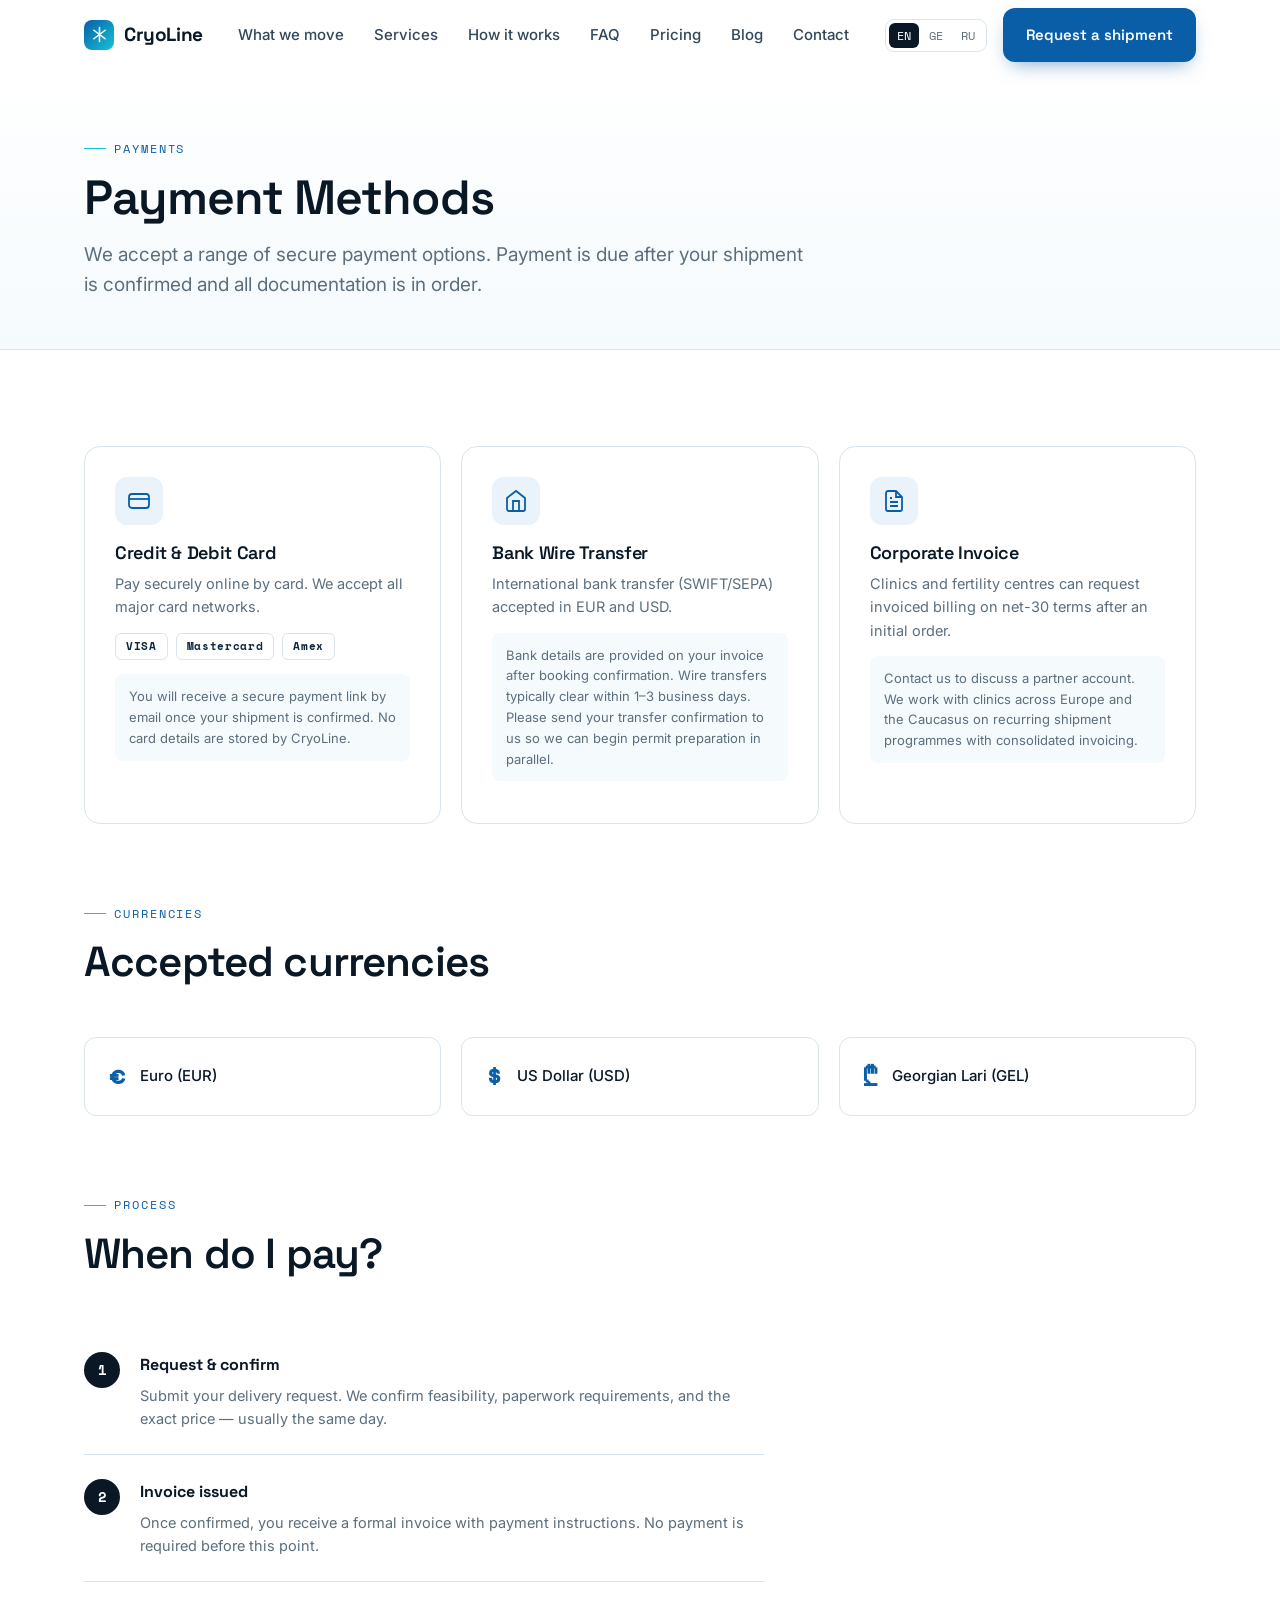
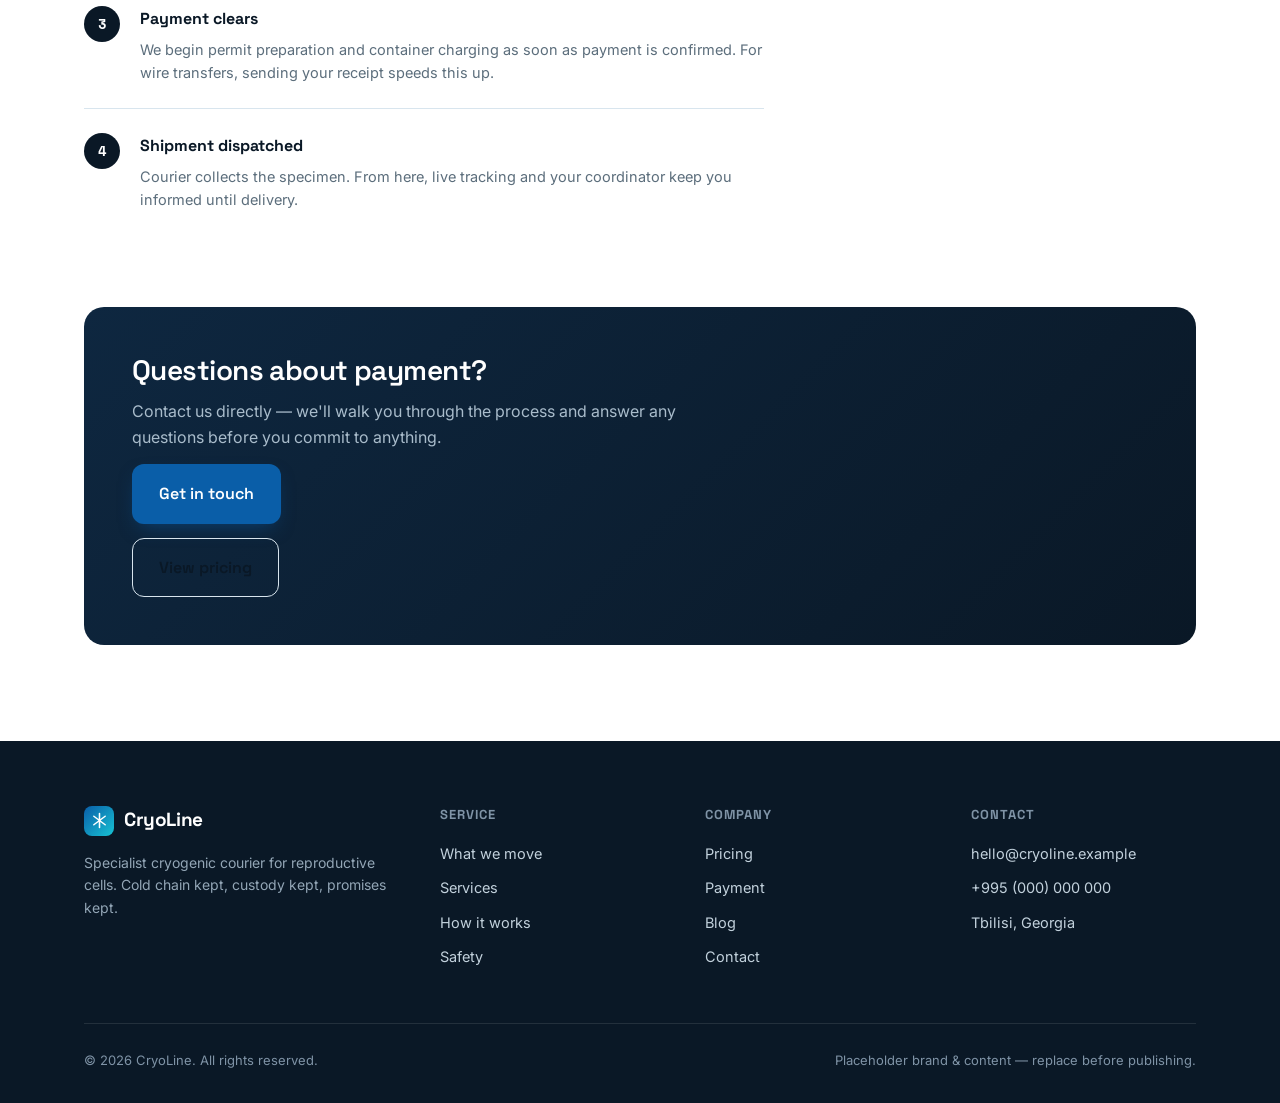
<file: payment.html>
<!DOCTYPE html>
<html lang="en">
<head>
<meta charset="UTF-8">
<meta name="viewport" content="width=device-width, initial-scale=1.0">
<title>Payment Methods — CryoLine</title>
<meta name="description" content="Accepted payment methods for CryoLine cryogenic courier services. Credit card, bank wire transfer, and more.">
<link rel="icon" type="image/svg+xml" href="favicon.svg">
<link rel="preconnect" href="https://fonts.googleapis.com">
<link rel="preconnect" href="https://fonts.gstatic.com" crossorigin>
<link href="https://fonts.googleapis.com/css2?family=Space+Grotesk:wght@400;500;600;700&family=Inter:wght@400;500;600&family=Space+Mono:wght@400;700&display=swap" rel="stylesheet">
<link rel="stylesheet" href="style.css">
<link rel="stylesheet" href="inner.css">
</head>
<body>

<header class="nav" id="nav">
  <div class="wrap nav-inner">
    <a href="index.html" class="logo">
      <span class="mark"><svg viewBox="0 0 24 24" fill="none" stroke="#fff" stroke-width="2.2" stroke-linecap="round"><path d="M12 2v20M4 6l16 12M20 6L4 18"/></svg></span>
      CryoLine
    </a>
    <nav class="nav-links" id="navlinks">
      <a href="index.html#move">What we move</a>
      <a href="index.html#services">Services</a>
      <a href="index.html#how">How it works</a>
      <a href="index.html#faq">FAQ</a>
      <a href="pricing.html">Pricing</a>
      <a href="blog.html">Blog</a>
      <a href="index.html#contact">Contact</a>
    </nav>
    <div class="nav-right">
      <div class="lang">
        <button type="button" class="on">EN</button><button type="button">GE</button><button type="button">RU</button>
      </div>
      <a href="index.html#contact" class="btn btn-primary">Request a shipment</a>
      <button type="button" class="burger" id="burger" aria-label="Menu"><span></span><span></span><span></span></button>
    </div>
  </div>
</header>

<!-- HERO -->
<section class="inner-hero">
  <div class="wrap">
    <span class="eyebrow">Payments</span>
    <h1>Payment Methods</h1>
    <p class="lead">We accept a range of secure payment options. Payment is due after your shipment is confirmed and all documentation is in order.</p>
  </div>
</section>

<!-- PAYMENT METHODS -->
<section class="section">
  <div class="wrap">

    <div class="pay-grid reveal">

      <!-- Credit / Debit Card -->
      <div class="pay-card">
        <div class="pay-icon">
          <svg viewBox="0 0 24 24" fill="none" stroke="currentColor" stroke-width="1.8"><rect x="2" y="5" width="20" height="14" rx="3"/><path d="M2 10h20"/></svg>
        </div>
        <h3>Credit &amp; Debit Card</h3>
        <p>Pay securely online by card. We accept all major card networks.</p>
        <div class="card-logos">
          <span class="card-badge">VISA</span>
          <span class="card-badge">Mastercard</span>
          <span class="card-badge">Amex</span>
        </div>
        <p class="pay-note">You will receive a secure payment link by email once your shipment is confirmed. No card details are stored by CryoLine.</p>
      </div>

      <!-- Bank Wire Transfer -->
      <div class="pay-card">
        <div class="pay-icon">
          <svg viewBox="0 0 24 24" fill="none" stroke="currentColor" stroke-width="1.8"><path d="M3 9l9-7 9 7v11a2 2 0 0 1-2 2H5a2 2 0 0 1-2-2z"/><path d="M9 22V12h6v10"/></svg>
        </div>
        <h3>Bank Wire Transfer</h3>
        <p>International bank transfer (SWIFT/SEPA) accepted in EUR and USD.</p>
        <p class="pay-note">Bank details are provided on your invoice after booking confirmation. Wire transfers typically clear within 1–3 business days. Please send your transfer confirmation to us so we can begin permit preparation in parallel.</p>
      </div>

      <!-- Invoice / Corporate -->
      <div class="pay-card">
        <div class="pay-icon">
          <svg viewBox="0 0 24 24" fill="none" stroke="currentColor" stroke-width="1.8"><path d="M14 2H6a2 2 0 0 0-2 2v16a2 2 0 0 0 2 2h12a2 2 0 0 0 2-2V8z"/><path d="M14 2v6h6M16 13H8M16 17H8M10 9H8"/></svg>
        </div>
        <h3>Corporate Invoice</h3>
        <p>Clinics and fertility centres can request invoiced billing on net-30 terms after an initial order.</p>
        <p class="pay-note">Contact us to discuss a partner account. We work with clinics across Europe and the Caucasus on recurring shipment programmes with consolidated invoicing.</p>
      </div>

    </div>

    <!-- CURRENCIES -->
    <div class="shead reveal" style="margin-top:72px">
      <span class="eyebrow">Currencies</span>
      <h2>Accepted currencies</h2>
    </div>

    <div class="currency-row reveal">
      <div class="currency-item">
        <span class="currency-symbol">€</span>
        <span class="currency-name">Euro (EUR)</span>
      </div>
      <div class="currency-item">
        <span class="currency-symbol">$</span>
        <span class="currency-name">US Dollar (USD)</span>
      </div>
      <div class="currency-item">
        <span class="currency-symbol">₾</span>
        <span class="currency-name">Georgian Lari (GEL)</span>
      </div>
    </div>

    <!-- WHEN TO PAY -->
    <div class="shead reveal" style="margin-top:72px">
      <span class="eyebrow">Process</span>
      <h2>When do I pay?</h2>
    </div>

    <div class="pay-steps reveal">
      <div class="pay-step">
        <span class="pay-step-num">1</span>
        <div>
          <b>Request &amp; confirm</b>
          <p>Submit your delivery request. We confirm feasibility, paperwork requirements, and the exact price — usually the same day.</p>
        </div>
      </div>
      <div class="pay-step">
        <span class="pay-step-num">2</span>
        <div>
          <b>Invoice issued</b>
          <p>Once confirmed, you receive a formal invoice with payment instructions. No payment is required before this point.</p>
        </div>
      </div>
      <div class="pay-step">
        <span class="pay-step-num">3</span>
        <div>
          <b>Payment clears</b>
          <p>We begin permit preparation and container charging as soon as payment is confirmed. For wire transfers, sending your receipt speeds this up.</p>
        </div>
      </div>
      <div class="pay-step">
        <span class="pay-step-num">4</span>
        <div>
          <b>Shipment dispatched</b>
          <p>Courier collects the specimen. From here, live tracking and your coordinator keep you informed until delivery.</p>
        </div>
      </div>
    </div>

    <!-- CTA -->
    <div class="price-cta reveal">
      <h3>Questions about payment?</h3>
      <p>Contact us directly — we'll walk you through the process and answer any questions before you commit to anything.</p>
      <a href="index.html#contact" class="btn btn-primary btn-lg">Get in touch</a>
      <a href="pricing.html" class="btn btn-ghost btn-lg">View pricing</a>
    </div>

  </div>
</section>

<footer>
  <div class="wrap">
    <div class="foot-top">
      <div class="foot-brand">
        <a href="index.html" class="logo"><span class="mark"><svg viewBox="0 0 24 24" fill="none" stroke="#fff" stroke-width="2.2" stroke-linecap="round"><path d="M12 2v20M4 6l16 12M20 6L4 18"/></svg></span>CryoLine</a>
        <p>Specialist cryogenic courier for reproductive cells. Cold chain kept, custody kept, promises kept.</p>
      </div>
      <div class="foot-col"><h4>Service</h4><a href="index.html#move">What we move</a><a href="index.html#services">Services</a><a href="index.html#how">How it works</a><a href="index.html#safety">Safety</a></div>
      <div class="foot-col"><h4>Company</h4><a href="pricing.html">Pricing</a><a href="payment.html">Payment</a><a href="blog.html">Blog</a><a href="index.html#contact">Contact</a></div>
      <div class="foot-col"><h4>Contact</h4><a href="mailto:hello@cryoline.example">hello@cryoline.example</a><a href="#">+995 (000) 000 000</a><a href="#">Tbilisi, Georgia</a></div>
    </div>
    <div class="foot-bot">
      <span>© 2026 CryoLine. All rights reserved.</span>
      <span>Placeholder brand &amp; content — replace before publishing.</span>
    </div>
  </div>
</footer>

<script src="script.js"></script>
</body>
</html>
</file>
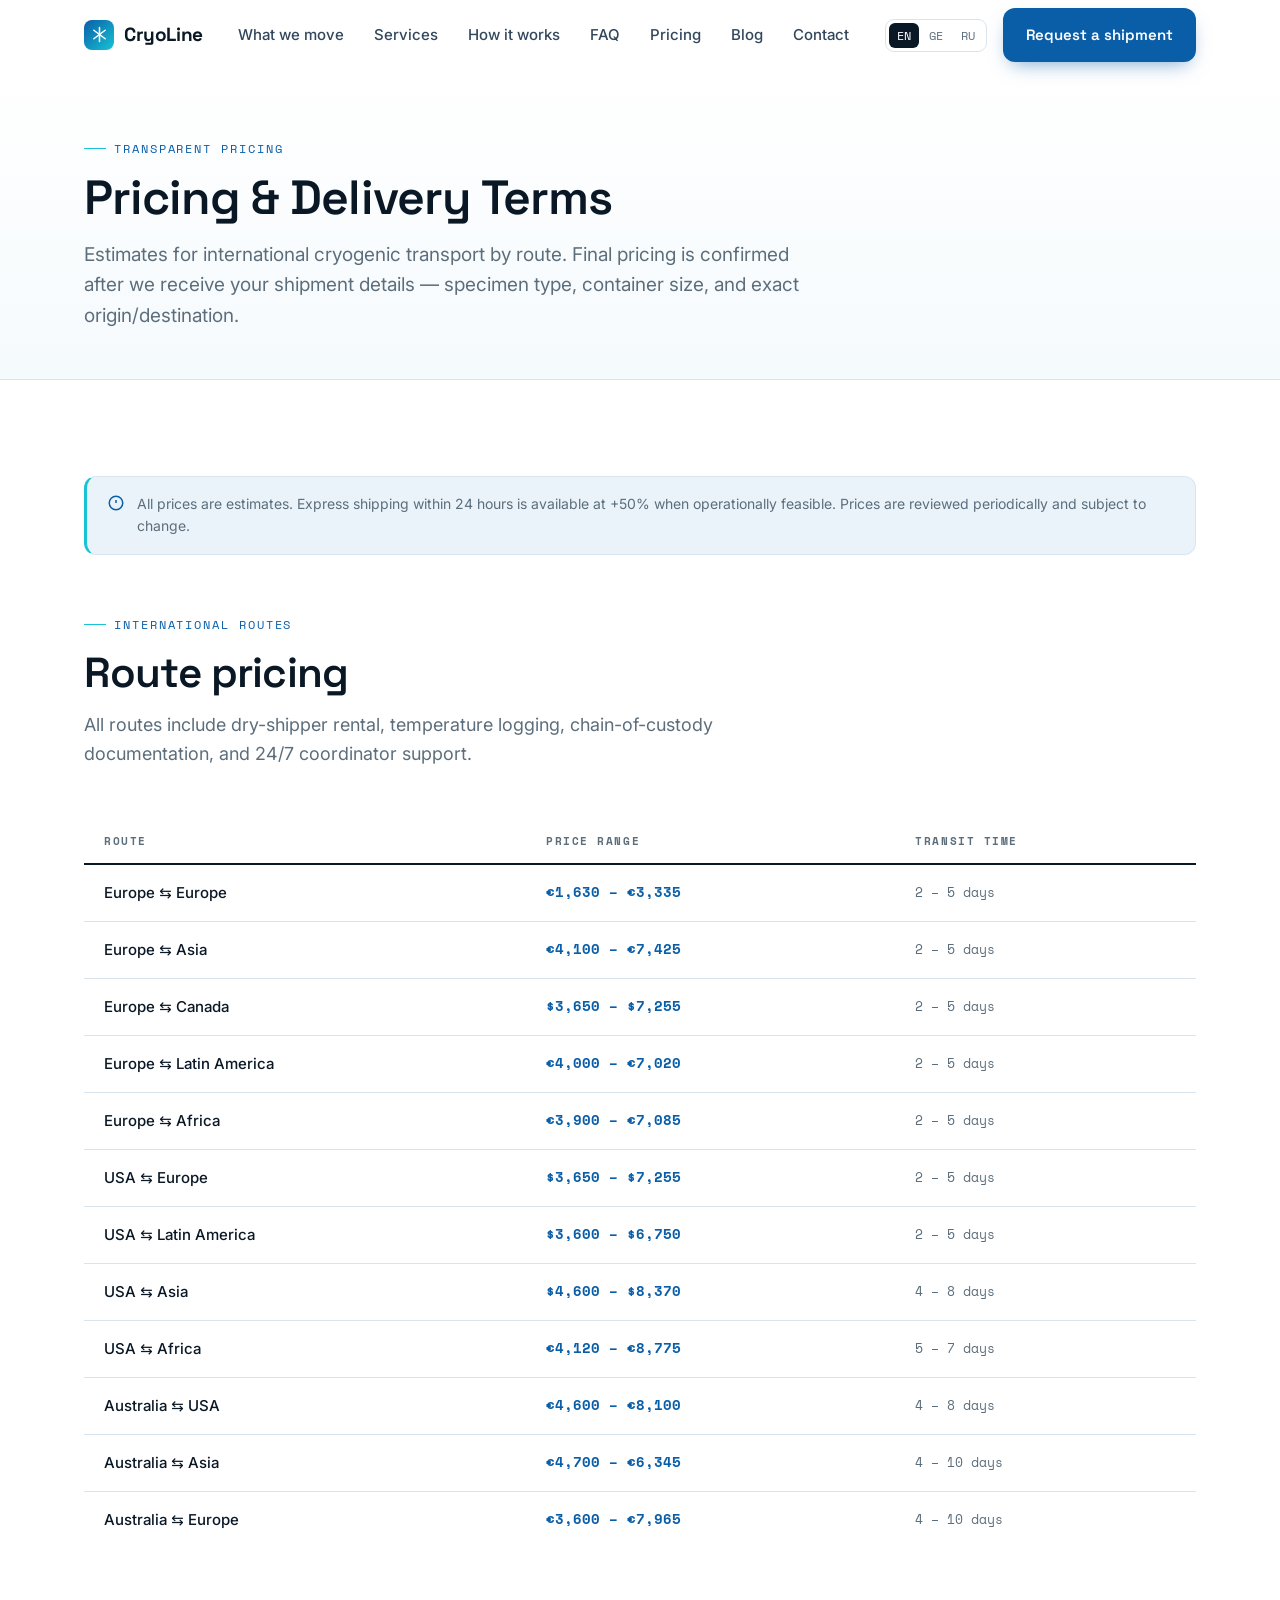
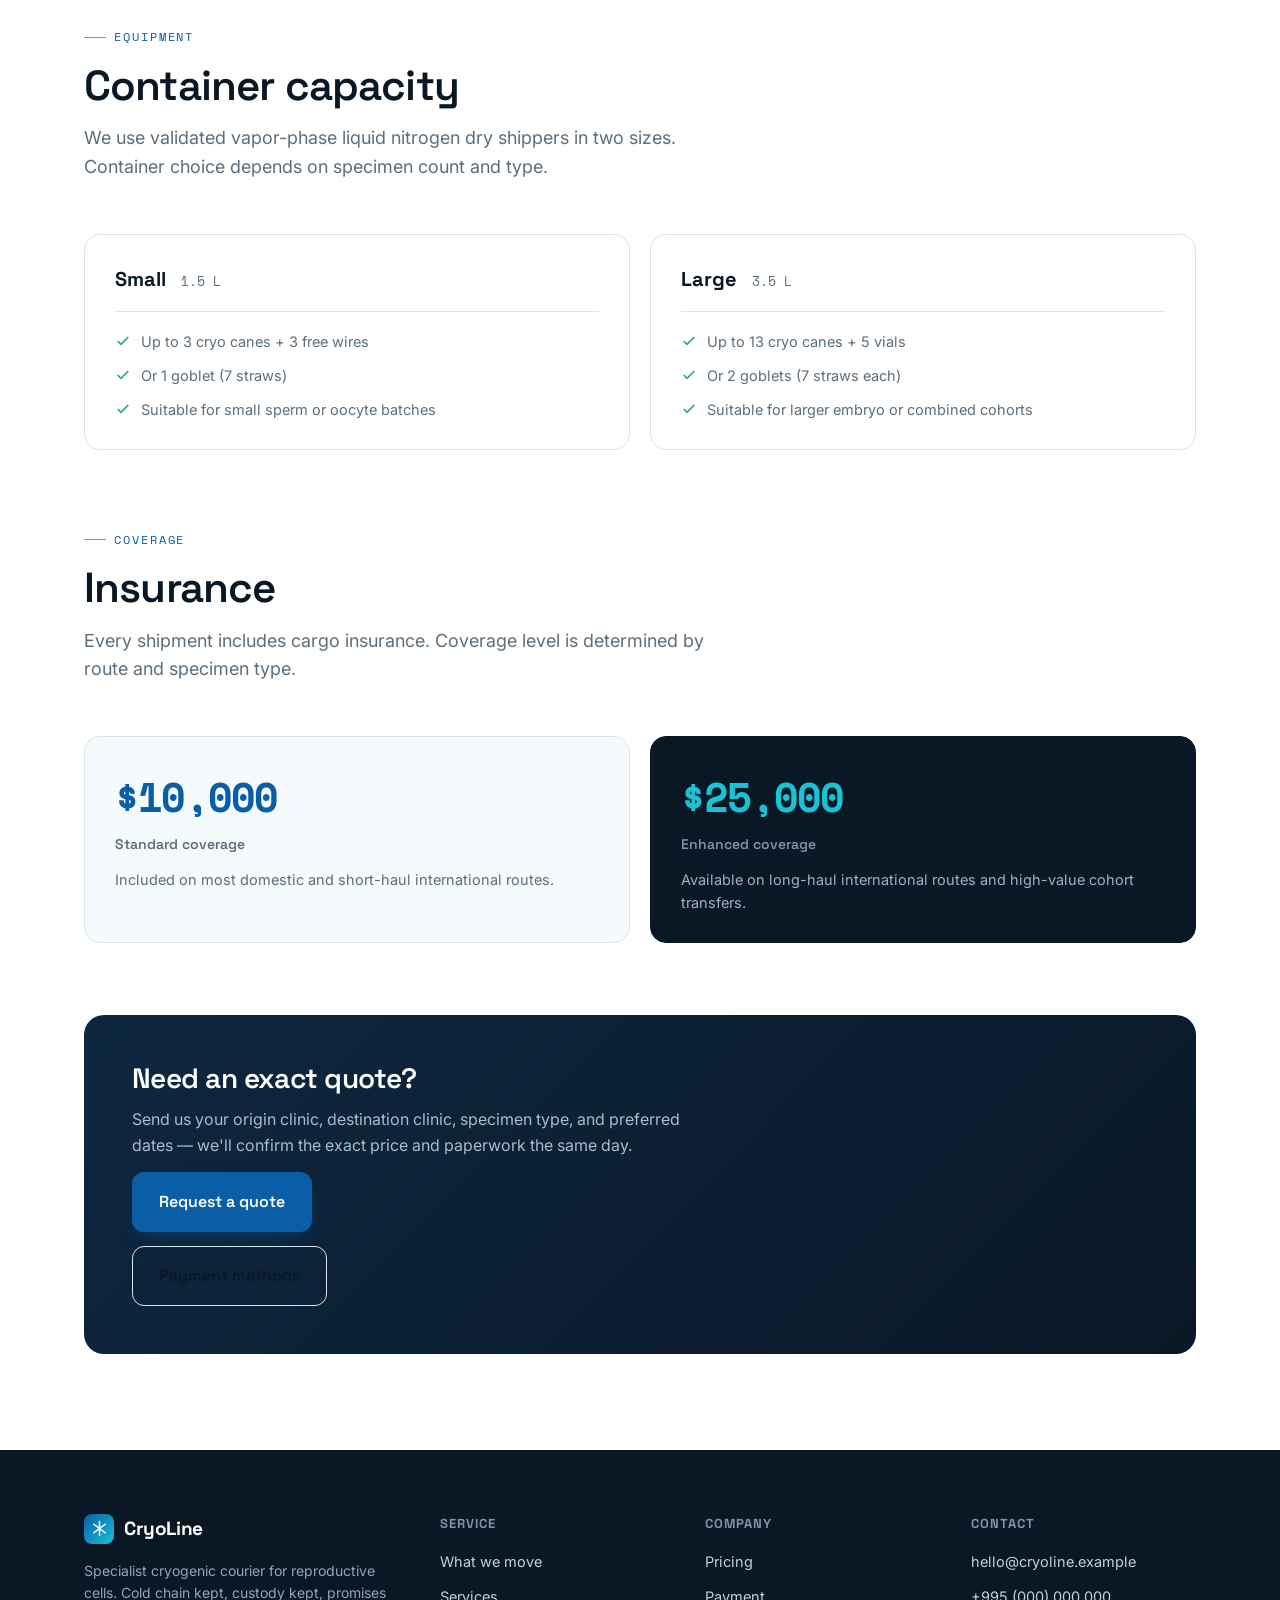
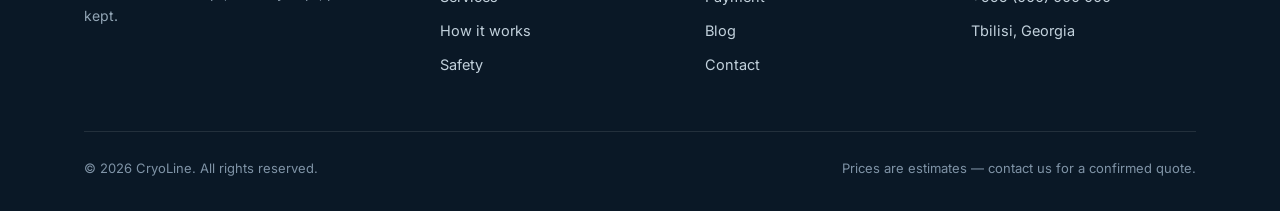
<file: pricing.html>
<!DOCTYPE html>
<html lang="en">
<head>
<meta charset="UTF-8">
<meta name="viewport" content="width=device-width, initial-scale=1.0">
<title>Pricing & Delivery Terms — CryoLine</title>
<meta name="description" content="Transparent pricing for international cryogenic specimen transport. Routes across Europe, USA, Asia, Latin America, Africa and Australia.">
<link rel="icon" type="image/svg+xml" href="favicon.svg">
<link rel="preconnect" href="https://fonts.googleapis.com">
<link rel="preconnect" href="https://fonts.gstatic.com" crossorigin>
<link href="https://fonts.googleapis.com/css2?family=Space+Grotesk:wght@400;500;600;700&family=Inter:wght@400;500;600&family=Space+Mono:wght@400;700&display=swap" rel="stylesheet">
<link rel="stylesheet" href="style.css">
<link rel="stylesheet" href="inner.css">
</head>
<body>

<header class="nav" id="nav">
  <div class="wrap nav-inner">
    <a href="index.html" class="logo">
      <span class="mark"><svg viewBox="0 0 24 24" fill="none" stroke="#fff" stroke-width="2.2" stroke-linecap="round"><path d="M12 2v20M4 6l16 12M20 6L4 18"/></svg></span>
      CryoLine
    </a>
    <nav class="nav-links" id="navlinks">
      <a href="index.html#move">What we move</a>
      <a href="index.html#services">Services</a>
      <a href="index.html#how">How it works</a>
      <a href="index.html#faq">FAQ</a>
      <a href="pricing.html" class="nav-active">Pricing</a>
      <a href="blog.html">Blog</a>
      <a href="index.html#contact">Contact</a>
    </nav>
    <div class="nav-right">
      <div class="lang">
        <button type="button" class="on">EN</button><button type="button">GE</button><button type="button">RU</button>
      </div>
      <a href="index.html#contact" class="btn btn-primary">Request a shipment</a>
      <button type="button" class="burger" id="burger" aria-label="Menu"><span></span><span></span><span></span></button>
    </div>
  </div>
</header>

<!-- HERO -->
<section class="inner-hero">
  <div class="wrap">
    <span class="eyebrow">Transparent pricing</span>
    <h1>Pricing &amp; Delivery Terms</h1>
    <p class="lead">Estimates for international cryogenic transport by route. Final pricing is confirmed after we receive your shipment details — specimen type, container size, and exact origin/destination.</p>
  </div>
</section>

<!-- PRICING TABLE -->
<section class="section">
  <div class="wrap">

    <div class="price-notice reveal">
      <svg viewBox="0 0 24 24" fill="none" stroke="currentColor" stroke-width="2"><circle cx="12" cy="12" r="9"/><path d="M12 8v4m0 4h.01"/></svg>
      All prices are estimates. Express shipping within 24 hours is available at +50% when operationally feasible. Prices are reviewed periodically and subject to change.
    </div>

    <div class="shead reveal">
      <span class="eyebrow">International routes</span>
      <h2>Route pricing</h2>
      <p>All routes include dry-shipper rental, temperature logging, chain-of-custody documentation, and 24/7 coordinator support.</p>
    </div>

    <div class="price-table-wrap reveal">
      <table class="price-table">
        <thead>
          <tr>
            <th>Route</th>
            <th>Price range</th>
            <th>Transit time</th>
          </tr>
        </thead>
        <tbody>
          <tr>
            <td><span class="route-label">Europe ⇆ Europe</span></td>
            <td class="price-cell">€1,630 – €3,335</td>
            <td class="time-cell">2 – 5 days</td>
          </tr>
          <tr>
            <td><span class="route-label">Europe ⇆ Asia</span></td>
            <td class="price-cell">€4,100 – €7,425</td>
            <td class="time-cell">2 – 5 days</td>
          </tr>
          <tr>
            <td><span class="route-label">Europe ⇆ Canada</span></td>
            <td class="price-cell">$3,650 – $7,255</td>
            <td class="time-cell">2 – 5 days</td>
          </tr>
          <tr>
            <td><span class="route-label">Europe ⇆ Latin America</span></td>
            <td class="price-cell">€4,000 – €7,020</td>
            <td class="time-cell">2 – 5 days</td>
          </tr>
          <tr>
            <td><span class="route-label">Europe ⇆ Africa</span></td>
            <td class="price-cell">€3,900 – €7,085</td>
            <td class="time-cell">2 – 5 days</td>
          </tr>
          <tr>
            <td><span class="route-label">USA ⇆ Europe</span></td>
            <td class="price-cell">$3,650 – $7,255</td>
            <td class="time-cell">2 – 5 days</td>
          </tr>
          <tr>
            <td><span class="route-label">USA ⇆ Latin America</span></td>
            <td class="price-cell">$3,600 – $6,750</td>
            <td class="time-cell">2 – 5 days</td>
          </tr>
          <tr>
            <td><span class="route-label">USA ⇆ Asia</span></td>
            <td class="price-cell">$4,600 – $8,370</td>
            <td class="time-cell">4 – 8 days</td>
          </tr>
          <tr>
            <td><span class="route-label">USA ⇆ Africa</span></td>
            <td class="price-cell">€4,120 – €8,775</td>
            <td class="time-cell">5 – 7 days</td>
          </tr>
          <tr>
            <td><span class="route-label">Australia ⇆ USA</span></td>
            <td class="price-cell">€4,600 – €8,100</td>
            <td class="time-cell">4 – 8 days</td>
          </tr>
          <tr>
            <td><span class="route-label">Australia ⇆ Asia</span></td>
            <td class="price-cell">€4,700 – €6,345</td>
            <td class="time-cell">4 – 10 days</td>
          </tr>
          <tr>
            <td><span class="route-label">Australia ⇆ Europe</span></td>
            <td class="price-cell">€3,600 – €7,965</td>
            <td class="time-cell">4 – 10 days</td>
          </tr>
        </tbody>
      </table>
    </div>

    <!-- CONTAINER OPTIONS -->
    <div class="shead reveal" style="margin-top:72px">
      <span class="eyebrow">Equipment</span>
      <h2>Container capacity</h2>
      <p>We use validated vapor-phase liquid nitrogen dry shippers in two sizes. Container choice depends on specimen count and type.</p>
    </div>

    <div class="container-grid reveal">
      <div class="container-card">
        <div class="cc-size">Small <span>1.5 L</span></div>
        <ul class="cc-list">
          <li><svg viewBox="0 0 24 24" fill="none" stroke="currentColor" stroke-width="2.4"><path d="M20 6 9 17l-5-5"/></svg>Up to 3 cryo canes + 3 free wires</li>
          <li><svg viewBox="0 0 24 24" fill="none" stroke="currentColor" stroke-width="2.4"><path d="M20 6 9 17l-5-5"/></svg>Or 1 goblet (7 straws)</li>
          <li><svg viewBox="0 0 24 24" fill="none" stroke="currentColor" stroke-width="2.4"><path d="M20 6 9 17l-5-5"/></svg>Suitable for small sperm or oocyte batches</li>
        </ul>
      </div>
      <div class="container-card">
        <div class="cc-size">Large <span>3.5 L</span></div>
        <ul class="cc-list">
          <li><svg viewBox="0 0 24 24" fill="none" stroke="currentColor" stroke-width="2.4"><path d="M20 6 9 17l-5-5"/></svg>Up to 13 cryo canes + 5 vials</li>
          <li><svg viewBox="0 0 24 24" fill="none" stroke="currentColor" stroke-width="2.4"><path d="M20 6 9 17l-5-5"/></svg>Or 2 goblets (7 straws each)</li>
          <li><svg viewBox="0 0 24 24" fill="none" stroke="currentColor" stroke-width="2.4"><path d="M20 6 9 17l-5-5"/></svg>Suitable for larger embryo or combined cohorts</li>
        </ul>
      </div>
    </div>

    <!-- INSURANCE -->
    <div class="shead reveal" style="margin-top:72px">
      <span class="eyebrow">Coverage</span>
      <h2>Insurance</h2>
      <p>Every shipment includes cargo insurance. Coverage level is determined by route and specimen type.</p>
    </div>

    <div class="insurance-grid reveal">
      <div class="ins-card">
        <div class="ins-amount">$10,000</div>
        <div class="ins-label">Standard coverage</div>
        <p>Included on most domestic and short-haul international routes.</p>
      </div>
      <div class="ins-card ins-card--hi">
        <div class="ins-amount">$25,000</div>
        <div class="ins-label">Enhanced coverage</div>
        <p>Available on long-haul international routes and high-value cohort transfers.</p>
      </div>
    </div>

    <!-- CTA -->
    <div class="price-cta reveal">
      <h3>Need an exact quote?</h3>
      <p>Send us your origin clinic, destination clinic, specimen type, and preferred dates — we'll confirm the exact price and paperwork the same day.</p>
      <a href="index.html#contact" class="btn btn-primary btn-lg">Request a quote</a>
      <a href="payment.html" class="btn btn-ghost btn-lg">Payment methods</a>
    </div>

  </div>
</section>

<footer>
  <div class="wrap">
    <div class="foot-top">
      <div class="foot-brand">
        <a href="index.html" class="logo"><span class="mark"><svg viewBox="0 0 24 24" fill="none" stroke="#fff" stroke-width="2.2" stroke-linecap="round"><path d="M12 2v20M4 6l16 12M20 6L4 18"/></svg></span>CryoLine</a>
        <p>Specialist cryogenic courier for reproductive cells. Cold chain kept, custody kept, promises kept.</p>
      </div>
      <div class="foot-col"><h4>Service</h4><a href="index.html#move">What we move</a><a href="index.html#services">Services</a><a href="index.html#how">How it works</a><a href="index.html#safety">Safety</a></div>
      <div class="foot-col"><h4>Company</h4><a href="pricing.html">Pricing</a><a href="payment.html">Payment</a><a href="blog.html">Blog</a><a href="index.html#contact">Contact</a></div>
      <div class="foot-col"><h4>Contact</h4><a href="mailto:hello@cryoline.example">hello@cryoline.example</a><a href="#">+995 (000) 000 000</a><a href="#">Tbilisi, Georgia</a></div>
    </div>
    <div class="foot-bot">
      <span>© 2026 CryoLine. All rights reserved.</span>
      <span>Prices are estimates — contact us for a confirmed quote.</span>
    </div>
  </div>
</footer>

<script src="script.js"></script>
</body>
</html>
</file>
<file: style.css>
:root{
  --ink:#0A1826;
  --navy:#0E2740;
  --blue:#0A5EA8;
  --blue-600:#0a4f8f;
  --cyan:#17C3D4;
  --green:#17B26A;
  --ice:#EAF3F9;
  --ice-2:#F5FAFD;
  --line:#D8E5EE;
  --muted:#5C6E7C;
  --white:#ffffff;
  --shadow:0 1px 2px rgba(10,24,38,.04), 0 12px 32px -12px rgba(10,24,38,.14);
  --shadow-lg:0 24px 60px -24px rgba(10,24,38,.35);
  --r:16px;
  --maxw:1160px;
  --sans:'Inter',system-ui,-apple-system,sans-serif;
  --disp:'Space Grotesk',var(--sans);
  --mono:'Space Mono',ui-monospace,monospace;
}
*{box-sizing:border-box;margin:0;padding:0}
html{scroll-behavior:smooth}
@media (prefers-reduced-motion:reduce){html{scroll-behavior:auto}*{animation:none!important;transition:none!important}}
body{font-family:var(--sans);color:var(--ink);background:var(--white);line-height:1.6;-webkit-font-smoothing:antialiased}
a{color:inherit;text-decoration:none}
img{max-width:100%;display:block}
.wrap{max-width:var(--maxw);margin:0 auto;padding:0 24px}
.section{padding:96px 0}
.eyebrow{font-family:var(--mono);font-size:12px;letter-spacing:.16em;text-transform:uppercase;color:var(--blue);display:inline-flex;align-items:center;gap:8px}
.eyebrow::before{content:"";width:22px;height:1px;background:var(--cyan)}
h1,h2,h3{font-family:var(--disp);font-weight:600;line-height:1.08;letter-spacing:-.02em;color:var(--ink)}
h2{font-size:clamp(28px,4vw,42px)}
.lead{font-size:19px;color:var(--muted);max-width:56ch}
.btn{display:inline-flex;align-items:center;gap:9px;font-family:var(--disp);font-weight:600;font-size:15px;padding:14px 22px;border-radius:12px;border:1px solid transparent;cursor:pointer;transition:transform .15s ease,box-shadow .2s ease,background .2s ease;white-space:nowrap}
.btn:focus-visible{outline:3px solid var(--cyan);outline-offset:2px}
.btn-primary{background:var(--blue);color:#fff;box-shadow:0 8px 20px -8px rgba(10,94,168,.6)}
.btn-primary:hover{background:var(--blue-600);transform:translateY(-1px)}
.btn-ghost{background:transparent;color:var(--ink);border-color:var(--line)}
.btn-ghost:hover{border-color:var(--blue);color:var(--blue)}
.btn-lg{padding:16px 26px;font-size:16px}

/* NAV */
header.nav{position:sticky;top:0;z-index:50;background:rgba(255,255,255,.72);-webkit-backdrop-filter:blur(14px);backdrop-filter:blur(14px);border-bottom:1px solid transparent;transition:border-color .3s,box-shadow .3s}
header.nav.scrolled{border-color:var(--line);box-shadow:0 6px 24px -18px rgba(10,24,38,.4)}
.nav-inner{display:flex;align-items:center;justify-content:space-between;height:70px}
.logo{display:flex;align-items:center;gap:10px;font-family:var(--disp);font-weight:700;font-size:19px;letter-spacing:-.02em}
.logo .mark{width:30px;height:30px;border-radius:8px;background:linear-gradient(135deg,var(--blue),var(--cyan));display:grid;place-items:center;flex:none}
.logo .mark svg{width:17px;height:17px}
.nav-links{display:flex;align-items:center;gap:30px}
.nav-links a{font-size:15px;font-weight:500;color:var(--navy);opacity:.85;transition:opacity .2s}
.nav-links a:hover{opacity:1;color:var(--blue)}
.nav-right{display:flex;align-items:center;gap:16px}
.lang{display:flex;gap:2px;font-family:var(--mono);font-size:12px;border:1px solid var(--line);border-radius:9px;padding:3px;background:#fff}
.lang button{font-family:var(--mono);font-size:12px;border:0;background:transparent;color:var(--muted);padding:4px 8px;border-radius:6px;cursor:pointer}
.lang button.on{background:var(--ink);color:#fff}
.burger{display:none;background:none;border:1px solid var(--line);border-radius:10px;width:42px;height:42px;cursor:pointer}
.burger span{display:block;width:18px;height:2px;background:var(--ink);margin:3px auto;transition:.25s}

/* HERO */
.hero{position:relative;background:
    radial-gradient(120% 90% at 85% -10%, rgba(23,195,212,.10), transparent 55%),
    linear-gradient(180deg,#fff, var(--ice-2));overflow:hidden}
.hero .wrap{display:grid;grid-template-columns:1.05fr .95fr;gap:56px;align-items:center;padding-top:80px;padding-bottom:96px}
.hero h1{font-size:clamp(34px,5.2vw,60px)}
.hero h1 em{font-style:normal;color:var(--blue);position:relative}
.hero p.lead{margin-top:22px}
.hero-cta{display:flex;gap:14px;margin-top:32px;flex-wrap:wrap}
.trust{display:flex;gap:26px;margin-top:38px;flex-wrap:wrap}
.trust .t{display:flex;align-items:center;gap:9px;font-size:13.5px;font-weight:500;color:var(--navy)}
.trust .t svg{width:18px;height:18px;color:var(--green);flex:none}

/* Instrument card (signature) */
.instrument{background:var(--ink);border-radius:22px;padding:26px;color:#fff;box-shadow:var(--shadow-lg);position:relative;overflow:hidden}
.instrument::after{content:"";position:absolute;inset:0;background:radial-gradient(80% 60% at 80% 0%,rgba(23,195,212,.16),transparent 60%);pointer-events:none}
.inst-top{display:flex;justify-content:space-between;align-items:center;font-family:var(--mono);font-size:11px;letter-spacing:.14em;color:#7f93a6;text-transform:uppercase}
.pill-live{display:inline-flex;align-items:center;gap:7px;color:#9fe9c4}
.dot{width:7px;height:7px;border-radius:50%;background:var(--green);position:relative}
.dot::after{content:"";position:absolute;top:50%;left:50%;width:7px;height:7px;margin:-3.5px 0 0 -3.5px;border-radius:50%;background:rgba(23,178,106,.6);animation:pulse 2s infinite}
@keyframes pulse{0%{transform:scale(1);opacity:.6}70%{transform:scale(3.5);opacity:0}100%{transform:scale(3.5);opacity:0}}
.readout{margin:20px 0 6px;display:flex;align-items:baseline;gap:12px}
.readout .temp{font-family:var(--mono);font-weight:700;font-size:clamp(38px,7vw,56px);letter-spacing:-.02em;color:#eafcff}
.readout .unit{font-family:var(--mono);color:#7f93a6;font-size:14px}
.inst-sub{font-family:var(--mono);font-size:12px;color:#8aa0b2}
.chart{margin:18px 0 14px}
.chart svg{width:100%;height:64px;display:block}
.spark{fill:none;stroke:var(--cyan);stroke-width:2.5;stroke-linecap:round;stroke-linejoin:round;filter:drop-shadow(0 0 6px rgba(23,195,212,.5))}
.spark-draw{stroke-dasharray:1000;stroke-dashoffset:1000;animation:draw 2.2s ease forwards .3s}
@keyframes draw{to{stroke-dashoffset:0}}
.waypts{display:flex;justify-content:space-between;border-top:1px solid rgba(255,255,255,.08);padding-top:16px;margin-top:4px}
.waypts .wp{font-family:var(--mono);font-size:10.5px;color:#7f93a6;text-align:center;flex:1;position:relative}
.waypts .wp b{display:block;color:#dfeaf2;font-size:11px;letter-spacing:.04em;margin-top:3px}
.waypts .wp::before{content:"";position:absolute;top:-10px;left:50%;transform:translateX(-50%);width:8px;height:8px;border-radius:50%;background:var(--cyan);box-shadow:0 0 0 3px rgba(23,195,212,.18)}

/* STATS strip */
.stats{background:var(--ink);color:#fff}
.stats .wrap{display:grid;grid-template-columns:repeat(4,1fr);gap:24px;padding:40px 24px}
.stat b{font-family:var(--disp);font-size:clamp(28px,4vw,40px);font-weight:700;letter-spacing:-.02em;display:block}
.stat b .u{color:var(--cyan)}
.stat span{font-size:13.5px;color:#93a6b6}

/* SECTION HEAD */
.shead{max-width:640px;margin-bottom:52px}
.shead h2{margin-top:16px}
.shead p{margin-top:16px;color:var(--muted);font-size:18px}
.center{margin-left:auto;margin-right:auto;text-align:center}
.shead.center p{margin-left:auto;margin-right:auto}

/* WHAT WE MOVE */
.move-grid{display:grid;grid-template-columns:repeat(3,1fr);gap:22px}
.move-card{background:#fff;border:1px solid var(--line);border-radius:var(--r);padding:28px;transition:transform .2s,box-shadow .2s,border-color .2s}
.move-card:hover{transform:translateY(-4px);box-shadow:var(--shadow);border-color:transparent}
.move-card .ic{width:52px;height:52px;border-radius:13px;background:var(--ice);display:grid;place-items:center;margin-bottom:18px;color:var(--blue)}
.move-card .ic svg{width:26px;height:26px}
.move-card h3{font-size:20px;margin-bottom:8px}
.move-card p{color:var(--muted);font-size:15px}
.move-card .spec{font-family:var(--mono);font-size:12px;color:var(--blue);margin-top:14px;padding-top:14px;border-top:1px solid var(--line)}

/* SERVICES */
.services{background:var(--ice-2)}
.svc-grid{display:grid;grid-template-columns:repeat(3,1fr);gap:1px;background:var(--line);border:1px solid var(--line);border-radius:var(--r);overflow:hidden}
.svc{background:#fff;padding:34px 30px;transition:background .2s}
.svc:hover{background:var(--ice-2)}
.svc .ic{color:var(--blue);margin-bottom:16px}
.svc .ic svg{width:28px;height:28px}
.svc h3{font-size:18px;margin-bottom:8px}
.svc p{color:var(--muted);font-size:14.5px}

/* HOW IT WORKS */
.steps{display:grid;grid-template-columns:repeat(5,1fr);gap:0;position:relative}
.steps::before{content:"";position:absolute;top:26px;left:8%;right:8%;height:2px;background:linear-gradient(90deg,var(--blue),var(--cyan));opacity:.35}
.step{position:relative;padding:0 14px;text-align:center}
.step .num{width:54px;height:54px;border-radius:50%;background:#fff;border:2px solid var(--blue);color:var(--blue);font-family:var(--mono);font-weight:700;font-size:18px;display:grid;place-items:center;margin:0 auto 20px;position:relative;z-index:1}
.step h3{font-size:16.5px;margin-bottom:7px}
.step p{font-size:13.5px;color:var(--muted)}

/* SAFETY (dark) */
.safety{background:var(--ink);color:#fff}
.safety .eyebrow{color:var(--cyan)}
.safety .eyebrow::before{background:var(--cyan)}
.safety h2{color:#fff}
.safety .shead p{color:#9fb2c1}
.safe-grid{display:grid;grid-template-columns:repeat(3,1fr);gap:20px;margin-top:8px}
.safe-card{background:rgba(255,255,255,.04);border:1px solid rgba(255,255,255,.09);border-radius:var(--r);padding:28px}
.safe-card .tag{font-family:var(--mono);font-size:11px;letter-spacing:.12em;color:var(--cyan);text-transform:uppercase}
.safe-card h3{color:#fff;font-size:19px;margin:12px 0 10px}
.safe-card p{color:#9fb2c1;font-size:14.5px}
.safe-card ul{list-style:none;margin-top:14px;display:grid;gap:9px}
.safe-card li{font-size:13.5px;color:#c7d5e0;display:flex;gap:9px;align-items:flex-start}
.safe-card li svg{width:16px;height:16px;color:var(--cyan);flex:none;margin-top:3px}

/* FAQ */
.faq-list{max-width:820px;margin:0 auto;border-top:1px solid var(--line)}
.faq-item{border-bottom:1px solid var(--line)}
.faq-q{width:100%;text-align:left;background:none;border:0;cursor:pointer;padding:24px 4px;display:flex;justify-content:space-between;align-items:center;gap:20px;font-family:var(--disp);font-weight:600;font-size:18px;color:var(--ink)}
.faq-q:focus-visible{outline:2px solid var(--cyan);outline-offset:2px;border-radius:6px}
.faq-q .chev{flex:none;width:24px;height:24px;border-radius:50%;border:1px solid var(--line);display:grid;place-items:center;transition:transform .25s,background .2s,border-color .2s}
.faq-item.open .chev{transform:rotate(45deg);background:var(--blue);border-color:var(--blue);color:#fff}
.faq-q .chev svg{width:13px;height:13px}
.faq-a{max-height:0;overflow:hidden;transition:max-height .3s ease}
.faq-a p{padding:0 4px 24px;color:var(--muted);font-size:15.5px;max-width:70ch}

/* PARTNER */
.partner{background:linear-gradient(135deg,var(--navy),var(--ink));color:#fff;border-radius:24px;padding:56px;display:grid;grid-template-columns:1.1fr .9fr;gap:44px;align-items:center;position:relative;overflow:hidden}
.partner::before{content:"";position:absolute;right:-60px;top:-60px;width:280px;height:280px;border-radius:50%;background:radial-gradient(circle,rgba(23,195,212,.22),transparent 70%)}
.partner h2{color:#fff}
.partner .eyebrow{color:var(--cyan)}
.partner .btn-primary{margin-top:26px}
.partner p{color:#a9bccb;margin-top:16px;font-size:17px}
.partner-list{display:grid;gap:14px}
.partner-list .pl{display:flex;gap:13px;align-items:flex-start;background:rgba(255,255,255,.05);border:1px solid rgba(255,255,255,.09);border-radius:12px;padding:16px 18px}
.partner-list .pl svg{width:20px;height:20px;color:var(--cyan);flex:none;margin-top:2px}
.partner-list .pl b{display:block;font-family:var(--disp);font-size:15px}
.partner-list .pl span{font-size:13.5px;color:#a9bccb}

/* LOGOS */
.logos{padding:56px 0;border-top:1px solid var(--line);border-bottom:1px solid var(--line)}
.logos p{text-align:center;font-family:var(--mono);font-size:12px;letter-spacing:.14em;text-transform:uppercase;color:var(--muted);margin-bottom:28px}
.logo-row{display:flex;justify-content:center;align-items:center;gap:52px;flex-wrap:wrap;opacity:.55}
.logo-row span{font-family:var(--disp);font-weight:600;font-size:19px;color:var(--navy);letter-spacing:-.01em}

/* CONTACT */
.contact-grid{display:grid;grid-template-columns:.9fr 1.1fr;gap:56px;align-items:start}
.contact-info h2{margin:16px 0 18px}
.contact-info .lead{margin-bottom:32px}
.cinfo{display:grid;gap:18px}
.cinfo .ci{display:flex;gap:15px;align-items:flex-start}
.cinfo .ci .ic{width:44px;height:44px;border-radius:11px;background:var(--ice);display:grid;place-items:center;color:var(--blue);flex:none}
.cinfo .ci .ic svg{width:20px;height:20px}
.cinfo .ci b{font-family:var(--disp);font-size:15px;display:block}
.cinfo .ci span{color:var(--muted);font-size:14.5px}
form.card{background:#fff;border:1px solid var(--line);border-radius:20px;padding:34px;box-shadow:var(--shadow)}
.frow{display:grid;grid-template-columns:1fr 1fr;gap:16px}
.field{margin-bottom:16px}
.field label{font-size:13px;font-weight:600;color:var(--navy);display:block;margin-bottom:7px}
.field input,.field select,.field textarea{width:100%;font-family:var(--sans);font-size:15px;padding:13px 14px;border:1px solid var(--line);border-radius:11px;background:var(--ice-2);color:var(--ink);transition:border-color .2s,box-shadow .2s}
.field input:focus,.field select:focus,.field textarea:focus{outline:none;border-color:var(--blue);box-shadow:0 0 0 3px rgba(10,94,168,.12);background:#fff}
.field textarea{resize:vertical;min-height:110px}
.btn-block{width:100%;justify-content:center}
.form-note{font-size:12.5px;color:var(--muted);margin-top:8px;text-align:center}
.form-ok{display:none;text-align:center;padding:16px;background:rgba(23,178,106,.08);border:1px solid rgba(23,178,106,.3);border-radius:12px;color:#0f7a48;font-weight:500;font-size:14.5px;margin-top:8px}

/* FOOTER */
footer{background:var(--ink);color:#fff;padding:64px 0 32px}
.foot-top{display:grid;grid-template-columns:1.4fr 1fr 1fr 1fr;gap:40px;padding-bottom:44px;border-bottom:1px solid rgba(255,255,255,.1)}
.foot-brand .logo{color:#fff;margin-bottom:16px}
.foot-brand p{color:#93a6b6;font-size:14px;max-width:34ch}
.foot-col h4{font-family:var(--disp);font-size:13px;letter-spacing:.08em;text-transform:uppercase;color:#7f93a6;margin-bottom:16px}
.foot-col a{display:block;color:#c2d1dc;font-size:14.5px;margin-bottom:11px;transition:color .2s}
.foot-col a:hover{color:var(--cyan)}
.foot-bot{display:flex;justify-content:space-between;align-items:center;padding-top:26px;font-size:13px;color:#7f93a6;flex-wrap:wrap;gap:12px}

/* FLOAT CHAT */
.float-chat{position:fixed;right:22px;bottom:22px;z-index:60;display:flex;flex-direction:column;gap:12px;align-items:flex-end}
.fc-btn{width:56px;height:56px;border-radius:50%;display:grid;place-items:center;box-shadow:var(--shadow-lg);cursor:pointer;border:0;transition:transform .2s}
.fc-btn:hover{transform:scale(1.08)}
.fc-btn svg{width:26px;height:26px;color:#fff}
.fc-wa{background:#25D366}
.fc-tg{background:#2AABEE}

/* reveal */
.reveal{opacity:0;transform:translateY(22px);transition:opacity .6s ease,transform .6s ease}
.reveal.in{opacity:1;transform:none}

/* RESPONSIVE */
@media(max-width:960px){
  .hero .wrap{grid-template-columns:1fr;gap:40px;padding-top:56px}
  .instrument{max-width:460px}
  .stats .wrap{grid-template-columns:1fr 1fr;gap:32px 20px}
  .move-grid,.svc-grid{grid-template-columns:1fr 1fr}
  .steps{grid-template-columns:1fr 1fr;gap:36px 20px}
  .steps::before{display:none}
  .safe-grid{grid-template-columns:1fr}
  .partner{grid-template-columns:1fr;padding:40px 30px}
  .contact-grid{grid-template-columns:1fr;gap:40px}
  .foot-top{grid-template-columns:1fr 1fr;gap:32px}
}
@media(max-width:640px){
  .section{padding:64px 0}
  .nav-links{display:none}
  .nav-right .lang{display:none}
  .burger{display:block}
  .nav-links.mobile-open{display:flex;position:absolute;top:70px;left:0;right:0;flex-direction:column;background:#fff;padding:20px 24px;gap:18px;border-bottom:1px solid var(--line);box-shadow:var(--shadow)}
  .move-grid,.svc-grid,.steps{grid-template-columns:1fr}
  .svc-grid{gap:1px}
  .frow{grid-template-columns:1fr}
  .foot-top{grid-template-columns:1fr}
  .partner{padding:32px 22px}
}
</file>
<file: blog.css>
/* NAV active state */
.nav-active{color:var(--blue)!important;opacity:1!important}

/* ─── BLOG SECTION ─── */
.blog-section{padding:80px 0 96px}

.blog-section-head{margin-bottom:40px}

.blog-headline{
  font-size:clamp(26px,3.8vw,46px);
  margin-top:14px;
  line-height:1.1;
}

/* ─── TWO-PANEL SPLIT ─── */
.blog-split{
  display:grid;
  grid-template-columns:1fr 2.2fr;
  border:1px solid var(--line);
  border-radius:var(--r);
  overflow:hidden;
}

/* ─── LEFT PANEL ─── */
.blog-left{
  background:var(--ice-2);
  border-right:1px solid var(--line);
  padding:28px 0;
}

.panel-label{
  display:block;
  font-family:var(--mono);
  font-size:10.5px;
  letter-spacing:.18em;
  text-transform:uppercase;
  color:var(--muted);
  padding:0 24px 16px;
  border-bottom:1px solid var(--line);
  margin-bottom:8px;
}

.blog-nav-list{
  display:flex;
  flex-direction:column;
}

.blog-nav-btn{
  text-align:left;
  background:none;
  border:none;
  border-left:3px solid transparent;
  padding:14px 24px 14px 21px;
  font-family:var(--sans);
  font-size:14px;
  font-weight:500;
  color:var(--muted);
  cursor:pointer;
  line-height:1.4;
  transition:color .18s, background .18s, border-color .18s;
}
.blog-nav-btn:hover{
  color:var(--ink);
  background:rgba(10,94,168,.04);
}
.blog-nav-btn.active{
  color:var(--blue);
  border-left-color:var(--blue);
  background:rgba(10,94,168,.06);
  font-weight:600;
}

/* ─── RIGHT PANEL ─── */
.blog-right{
  background:#fff;
  position:relative;
}

.blog-preview{
  display:none;
  padding:36px 40px 40px;
}
.blog-preview.active{display:block}

.prev-cat{
  display:block;
  font-family:var(--mono);
  font-size:11px;
  letter-spacing:.16em;
  text-transform:uppercase;
  color:var(--blue);
  margin-bottom:14px;
}

.prev-title{
  font-family:var(--disp);
  font-size:clamp(20px,2.4vw,28px);
  font-weight:600;
  letter-spacing:-.02em;
  line-height:1.15;
  color:var(--ink);
  margin-bottom:10px;
}

.prev-sub{
  font-size:15px;
  color:var(--muted);
  font-style:italic;
  line-height:1.6;
  margin-bottom:22px;
}

/* Stat highlight box */
.prev-stat{
  display:flex;
  align-items:baseline;
  gap:14px;
  background:var(--ice);
  border-left:3px solid var(--cyan);
  border-radius:0 10px 10px 0;
  padding:14px 18px;
  margin-bottom:20px;
}
.prev-stat strong{
  font-family:var(--mono);
  font-size:clamp(22px,3vw,30px);
  font-weight:700;
  color:var(--ink);
  white-space:nowrap;
}
.prev-stat span{
  font-size:13.5px;
  color:var(--muted);
  line-height:1.4;
}

/* Metadata row */
.prev-meta{
  display:flex;
  align-items:center;
  gap:8px;
  font-family:var(--mono);
  font-size:12px;
  color:var(--muted);
  margin-bottom:24px;
}
.meta-sep{color:var(--line)}

/* Body preview with fade */
.prev-body{
  position:relative;
  max-height:180px;
  overflow:hidden;
  margin-bottom:28px;
}

.prev-label{
  font-family:var(--mono);
  font-size:10.5px;
  letter-spacing:.14em;
  text-transform:uppercase;
  color:var(--muted);
  margin-bottom:8px;
  margin-top:18px;
}
.prev-label:first-child{margin-top:0}

.prev-body p:not(.prev-label){
  font-size:14.5px;
  color:var(--ink);
  line-height:1.7;
  margin-bottom:12px;
}

.prev-fade{
  position:absolute;
  bottom:0;left:0;right:0;
  height:80px;
  background:linear-gradient(to bottom, transparent, #fff);
  pointer-events:none;
}

/* ─── INDIVIDUAL POST PAGE ─── */
.post-wrap{padding:56px 0 96px}

.post-back{
  display:inline-flex;
  align-items:center;
  gap:8px;
  font-family:var(--disp);
  font-weight:500;
  font-size:14px;
  color:var(--muted);
  margin-bottom:40px;
  transition:color .2s;
}
.post-back:hover{color:var(--blue)}
.post-back svg{width:18px;height:18px}

.post-header{
  max-width:760px;
  margin-bottom:48px;
  padding-bottom:40px;
  border-bottom:1px solid var(--line);
}
.post-header h1{
  font-size:clamp(26px,4vw,44px);
  margin:16px 0 20px;
}

.blog-tag{
  display:inline-block;
  font-family:var(--mono);
  font-size:11px;
  letter-spacing:.14em;
  text-transform:uppercase;
  color:var(--blue);
  background:var(--ice);
  border:1px solid var(--line);
  border-radius:6px;
  padding:4px 10px;
  margin-bottom:16px;
}

.blog-meta{
  display:flex;
  align-items:center;
  gap:8px;
  font-family:var(--mono);
  font-size:12px;
  color:var(--muted);
}

.post-body{max-width:720px}
.post-body p{
  font-size:17px;
  line-height:1.8;
  color:var(--ink);
  margin-bottom:24px;
}
.post-body h2{
  font-size:clamp(20px,2.6vw,28px);
  margin:44px 0 18px;
}

.post-footer-nav{
  max-width:720px;
  display:flex;
  justify-content:space-between;
  gap:16px;
  margin-top:64px;
  padding-top:40px;
  border-top:1px solid var(--line);
}

/* ─── RESPONSIVE ─── */
@media(max-width:860px){
  .blog-split{grid-template-columns:1fr;border-radius:var(--r)}
  .blog-left{border-right:none;border-bottom:1px solid var(--line);padding:20px 0}
  .blog-preview{padding:28px 24px 32px}
  .prev-stat{flex-direction:column;gap:6px}
}
@media(max-width:640px){
  .post-footer-nav{flex-direction:column}
  .post-footer-nav .btn{justify-content:center}
  .blog-headline br{display:none}
}
</file>
<file: inner.css>
/* ─── INNER PAGE HERO ─── */
.inner-hero{
  padding:60px 0 48px;
  background:linear-gradient(180deg,#fff,var(--ice-2));
  border-bottom:1px solid var(--line);
}
.inner-hero h1{
  font-size:clamp(28px,4.5vw,48px);
  margin-top:14px;
  margin-bottom:0;
}
.inner-hero .lead{margin-top:16px;max-width:60ch}

/* ─── PRICING TABLE ─── */
.price-notice{
  display:flex;
  gap:12px;
  align-items:flex-start;
  background:var(--ice);
  border:1px solid var(--line);
  border-left:3px solid var(--cyan);
  border-radius:12px;
  padding:16px 20px;
  font-size:14px;
  color:var(--muted);
  margin-bottom:52px;
}
.price-notice svg{width:18px;height:18px;flex:none;color:var(--blue);margin-top:1px}

.price-table-wrap{overflow-x:auto}

.price-table{
  width:100%;
  border-collapse:collapse;
  font-size:15px;
}
.price-table th{
  font-family:var(--mono);
  font-size:11px;
  letter-spacing:.14em;
  text-transform:uppercase;
  color:var(--muted);
  text-align:left;
  padding:12px 20px;
  border-bottom:2px solid var(--ink);
}
.price-table td{
  padding:16px 20px;
  border-bottom:1px solid var(--line);
  vertical-align:middle;
}
.price-table tbody tr:last-child td{border-bottom:none}
.price-table tbody tr:hover td{background:var(--ice-2)}

.route-label{font-weight:500;color:var(--ink)}
.price-cell{
  font-family:var(--mono);
  font-size:14px;
  font-weight:700;
  color:var(--blue);
  white-space:nowrap;
}
.time-cell{
  font-family:var(--mono);
  font-size:13px;
  color:var(--muted);
  white-space:nowrap;
}

/* ─── CONTAINER CARDS ─── */
.container-grid{display:grid;grid-template-columns:1fr 1fr;gap:20px}

.container-card{
  background:#fff;
  border:1px solid var(--line);
  border-radius:var(--r);
  padding:28px 30px;
}
.cc-size{
  font-family:var(--disp);
  font-size:20px;
  font-weight:700;
  color:var(--ink);
  margin-bottom:18px;
  padding-bottom:16px;
  border-bottom:1px solid var(--line);
}
.cc-size span{
  font-family:var(--mono);
  font-size:13px;
  font-weight:400;
  color:var(--muted);
  margin-left:10px;
}
.cc-list{list-style:none;display:grid;gap:11px}
.cc-list li{
  display:flex;
  align-items:flex-start;
  gap:10px;
  font-size:14.5px;
  color:var(--muted);
}
.cc-list li svg{width:16px;height:16px;color:var(--green);flex:none;margin-top:3px}

/* ─── INSURANCE ─── */
.insurance-grid{display:grid;grid-template-columns:1fr 1fr;gap:20px}

.ins-card{
  background:var(--ice-2);
  border:1px solid var(--line);
  border-radius:var(--r);
  padding:28px 30px;
}
.ins-card--hi{
  background:var(--ink);
  border-color:var(--ink);
}
.ins-amount{
  font-family:var(--mono);
  font-size:clamp(28px,4vw,40px);
  font-weight:700;
  color:var(--blue);
  letter-spacing:-.02em;
  margin-bottom:4px;
}
.ins-card--hi .ins-amount{color:var(--cyan)}
.ins-label{
  font-family:var(--disp);
  font-size:14px;
  font-weight:600;
  color:var(--muted);
  margin-bottom:12px;
}
.ins-card--hi .ins-label{color:#7f93a6}
.ins-card p{font-size:14.5px;color:var(--muted)}
.ins-card--hi p{color:#9fb2c1}

/* ─── PRICE CTA ─── */
.price-cta{
  margin-top:72px;
  padding:48px;
  background:linear-gradient(135deg,var(--navy),var(--ink));
  border-radius:20px;
  color:#fff;
  display:flex;
  flex-direction:column;
  align-items:flex-start;
  gap:14px;
}
.price-cta h3{color:#fff;font-size:clamp(20px,2.5vw,28px)}
.price-cta p{color:#a9bccb;font-size:16px;max-width:56ch}
.price-cta .btn{margin-right:12px}

/* ─── PAYMENT CARDS ─── */
.pay-grid{display:grid;grid-template-columns:repeat(3,1fr);gap:20px}

.pay-card{
  background:#fff;
  border:1px solid var(--line);
  border-radius:var(--r);
  padding:30px;
}
.pay-icon{
  width:48px;height:48px;
  border-radius:12px;
  background:var(--ice);
  display:grid;place-items:center;
  color:var(--blue);
  margin-bottom:18px;
}
.pay-icon svg{width:24px;height:24px}
.pay-card h3{font-size:18px;margin-bottom:10px}
.pay-card p{font-size:14.5px;color:var(--muted);margin-bottom:12px}
.pay-note{
  font-size:13px!important;
  background:var(--ice-2);
  border-radius:8px;
  padding:12px 14px;
  margin-top:14px!important;
}

.card-logos{display:flex;gap:8px;flex-wrap:wrap;margin:14px 0}
.card-badge{
  font-family:var(--mono);
  font-size:11px;
  font-weight:700;
  letter-spacing:.06em;
  padding:4px 10px;
  border:1px solid var(--line);
  border-radius:6px;
  color:var(--navy);
}

/* ─── CURRENCIES ─── */
.currency-row{display:flex;gap:20px;flex-wrap:wrap}
.currency-item{
  display:flex;
  align-items:center;
  gap:14px;
  background:#fff;
  border:1px solid var(--line);
  border-radius:12px;
  padding:16px 24px;
  flex:1;
  min-width:180px;
}
.currency-symbol{
  font-family:var(--mono);
  font-size:28px;
  font-weight:700;
  color:var(--blue);
}
.currency-name{font-weight:500;font-size:15px}

/* ─── PAYMENT STEPS ─── */
.pay-steps{display:grid;gap:0;max-width:680px}
.pay-step{
  display:flex;
  gap:20px;
  align-items:flex-start;
  padding:24px 0;
  border-bottom:1px solid var(--line);
}
.pay-step:last-child{border-bottom:none}
.pay-step-num{
  width:36px;height:36px;
  border-radius:50%;
  background:var(--ink);
  color:#fff;
  font-family:var(--mono);
  font-size:14px;
  font-weight:700;
  display:grid;place-items:center;
  flex:none;
}
.pay-step b{font-family:var(--disp);font-size:16px;display:block;margin-bottom:6px}
.pay-step p{font-size:14.5px;color:var(--muted);margin:0}

/* ─── RESPONSIVE ─── */
@media(max-width:860px){
  .container-grid,.insurance-grid,.pay-grid{grid-template-columns:1fr}
  .price-cta{padding:32px 24px}
  .price-cta .btn{margin-right:0;margin-bottom:8px}
}
@media(max-width:640px){
  .currency-row{flex-direction:column}
}
</file>
